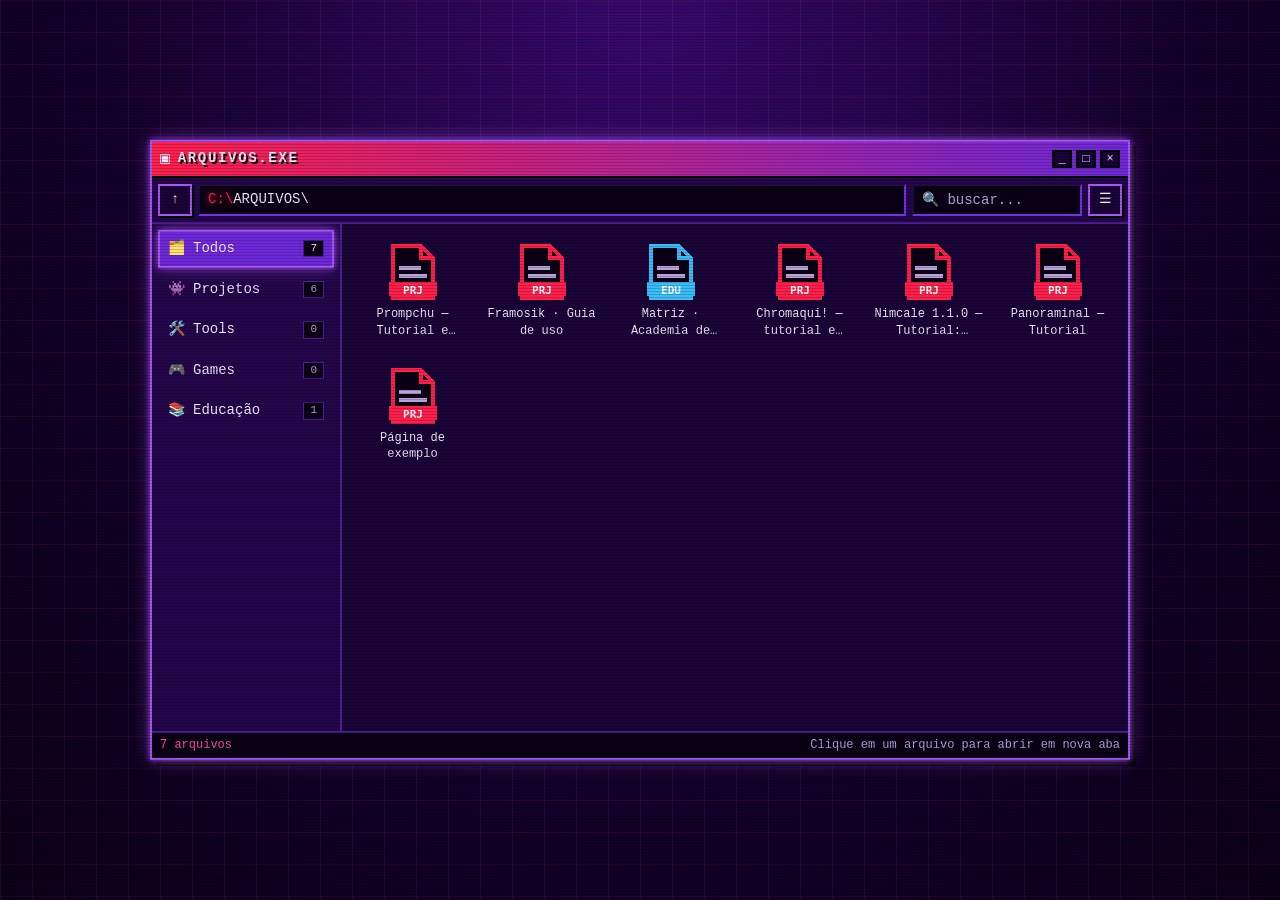
<file: index.html>
<!DOCTYPE html>
<html lang="pt-BR">
<head>
  <meta charset="UTF-8">
  <meta name="viewport" content="width=device-width, initial-scale=1, viewport-fit=cover">
  <title>Arquivos</title>
  <meta name="description" content="Explorador de páginas avulsas: projetos, tools, games e educação.">
  <meta name="theme-color" content="#14012b">
  <link rel="icon" href="data:image/svg+xml,%3Csvg xmlns='http://www.w3.org/2000/svg' viewBox='0 0 16 16'%3E%3Cpath fill='%23a855f7' d='M1 3h5l2 2h7v9H1z'/%3E%3Cpath fill='%23ff1f4b' d='M1 6h14v8H1z'/%3E%3C/svg%3E">
  <link rel="stylesheet" href="assets/style.css">
</head>
<body>
  <a class="skip" href="#arquivos">Pular para os arquivos</a>
  <main class="janela" aria-label="Explorador de arquivos">
    <header class="titulo">
      <span class="titulo-icone" aria-hidden="true">▣</span>
      <h1>ARQUIVOS.EXE</h1>
      <span class="titulo-botoes" aria-hidden="true"><i>_</i><i>□</i><i>×</i></span>
    </header>

    <div class="barra">
      <button type="button" id="subir" class="btn" title="Voltar para Todos" aria-label="Voltar para Todos">↑</button>
      <nav class="endereco" aria-label="Local atual"><span class="drive">C:\</span><span id="caminho">ARQUIVOS\</span></nav>
      <label class="busca">
        <span class="sr-only">Buscar arquivo</span>
        <input id="busca" type="search" placeholder="🔍 buscar..." autocomplete="off">
      </label>
      <button type="button" id="modo" class="btn" aria-pressed="false" title="Alternar grade/lista" aria-label="Alternar visualização em lista">☰</button>
    </div>

    <div class="corpo">
      <nav class="pastas" aria-label="Pastas">
        <ul id="lista-pastas"></ul>
      </nav>
      <section class="area" aria-labelledby="caminho">
        <ul id="arquivos" class="arquivos" tabindex="-1" aria-live="polite"></ul>
        <p id="vazio" class="vazio" hidden></p>
      </section>
    </div>

    <footer class="status">
      <span id="contagem">carregando...</span>
      <span id="detalhe" class="detalhe" aria-live="polite"></span>
    </footer>
  </main>
  <script src="assets/app.js" defer></script>
</body>
</html>
</file>
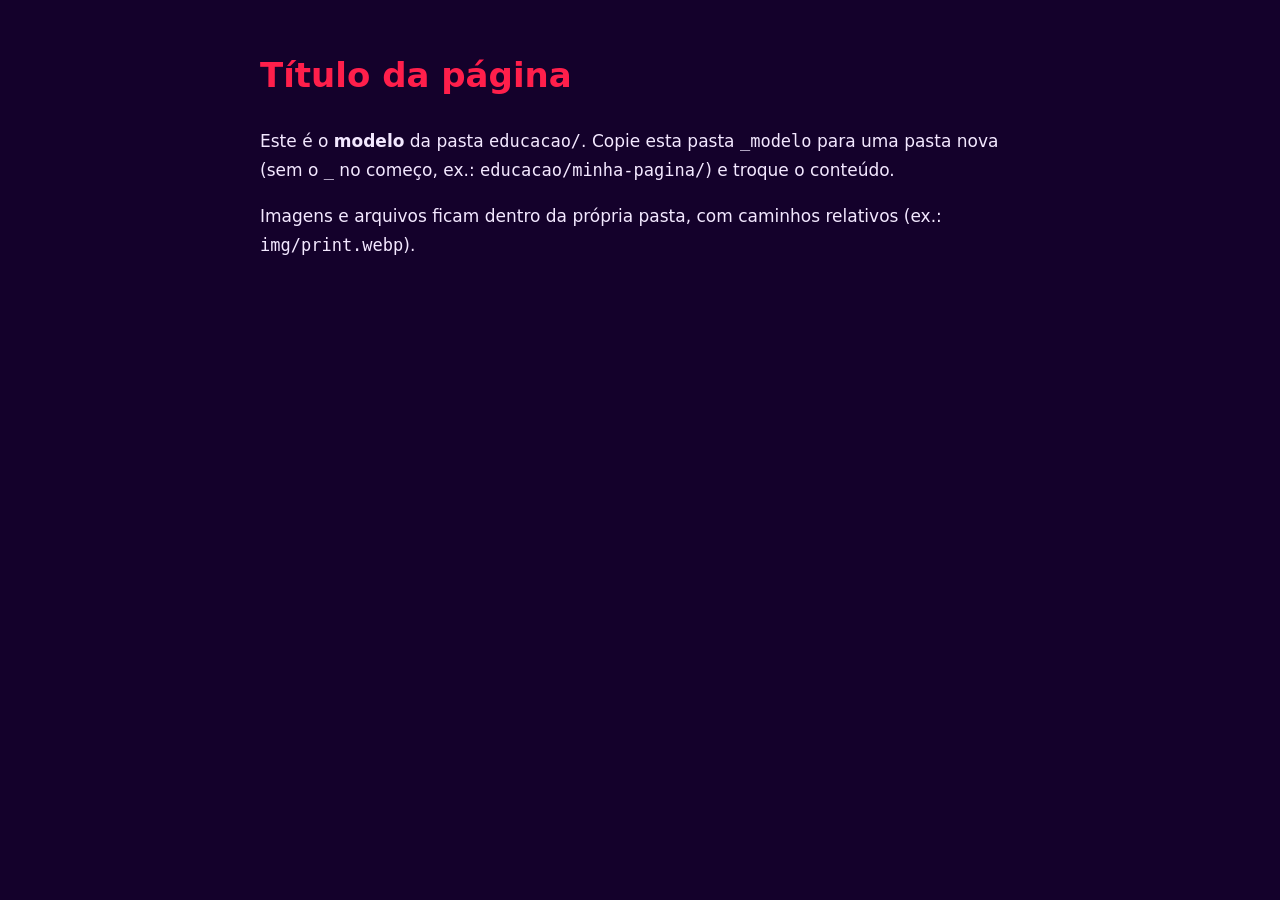
<file: educacao/_modelo/index.html>
<!DOCTYPE html>
<html lang="pt-BR">
<head>
  <meta charset="UTF-8">
  <meta name="viewport" content="width=device-width, initial-scale=1">
  <!-- Sem project.json, o explorador usa este <title> e a meta description -->
  <title>Título da página</title>
  <meta name="description" content="Uma frase curta explicando a página.">
  <style>
    /* Estilo só desta página. Cada página pode ter o visual que quiser. */
    body { margin: 0; font: 17px/1.7 system-ui, sans-serif; color: #f3e8ff; background: #14012b; }
    main { max-width: 760px; margin: 0 auto; padding: 24px 20px; }
    a { color: #ff4fa3; }
    h1 { color: #ff1f4b; }
  </style>
</head>
<body>
  <main>
    <h1>Título da página</h1>
    <p>Este é o <strong>modelo</strong> da pasta <code>educacao/</code>. Copie esta pasta <code>_modelo</code> para uma pasta nova
       (sem o <code>_</code> no começo, ex.: <code>educacao/minha-pagina/</code>) e troque o conteúdo.</p>
    <p>Imagens e arquivos ficam dentro da própria pasta, com caminhos relativos (ex.: <code>img/print.webp</code>).</p>
  </main>
</body>
</html>
</file>
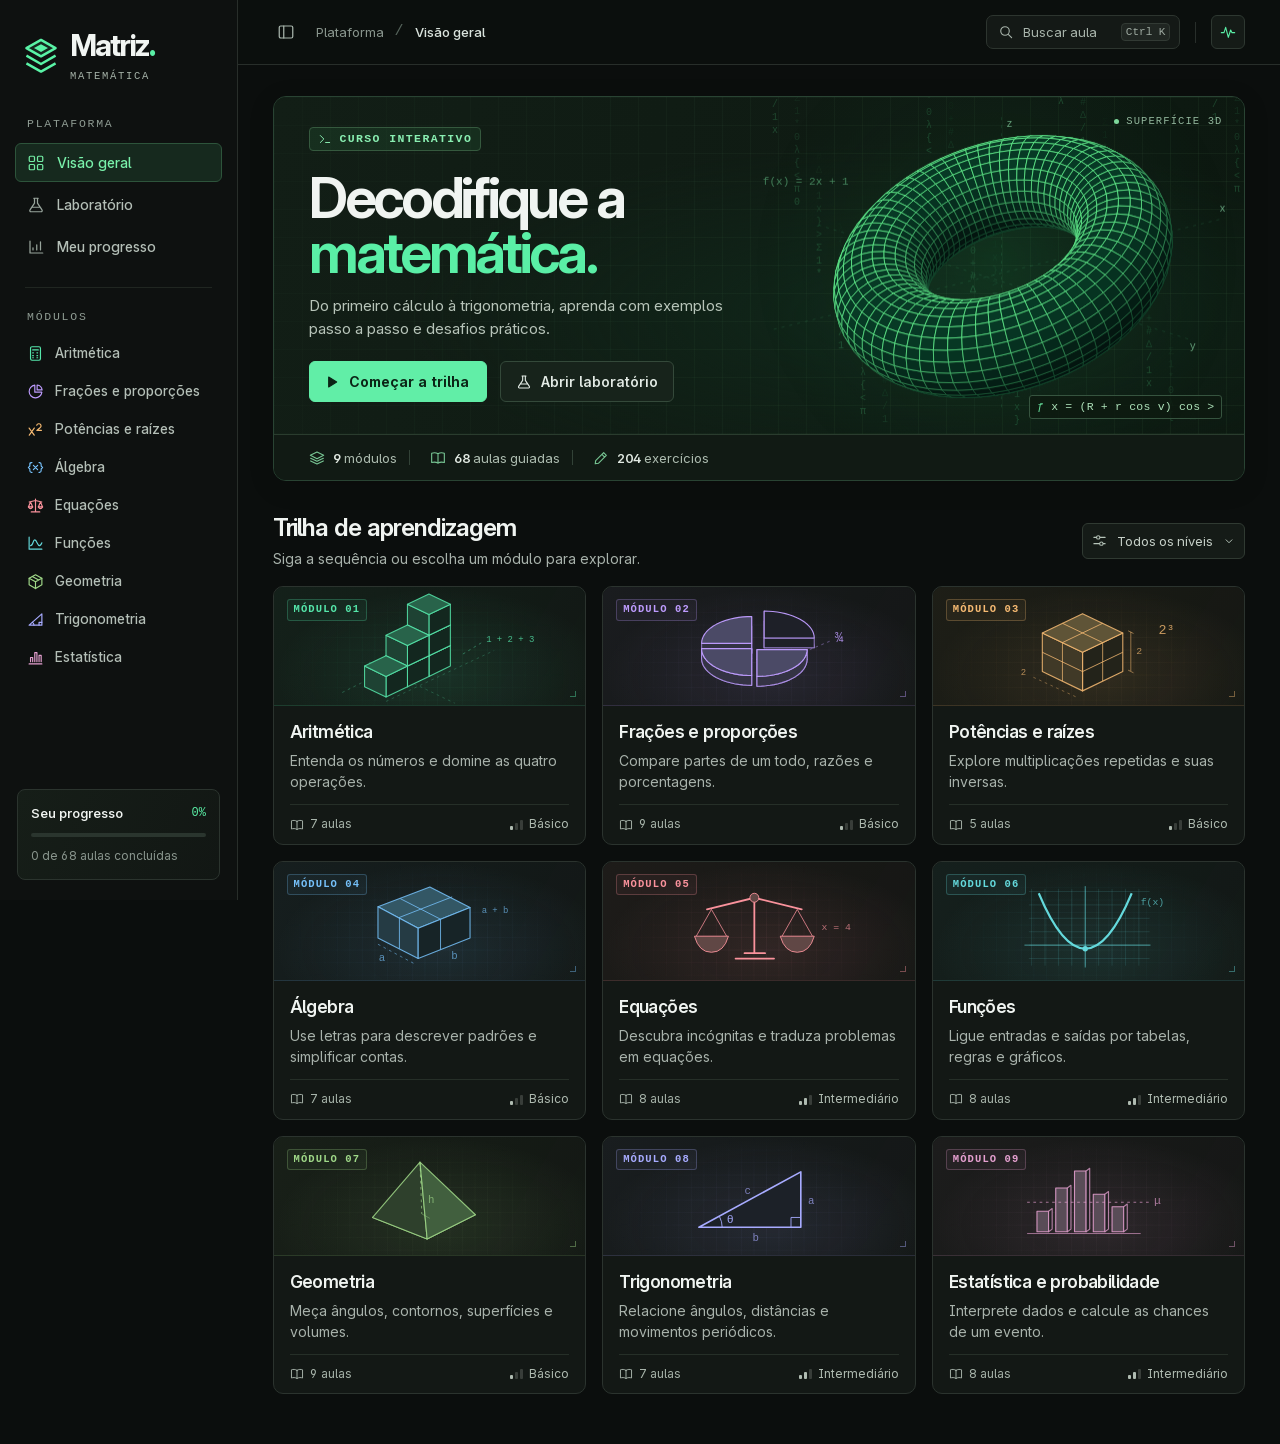
<file: educacao/matriz/index.html>
<!doctype html>
<html lang="pt-BR">
<head>
  <meta charset="utf-8">
  <meta name="viewport" content="width=device-width, initial-scale=1, viewport-fit=cover">
  <meta name="color-scheme" content="dark">
  <meta name="theme-color" content="#0b0f0e">
  <meta name="description" content="Estude matemática do básico ao intermediário. Exemplos passo a passo, exercícios comentados e um laboratório de gráficos em português.">
  <title>Matriz · Academia de Matemática</title>
  <link rel="icon" type="image/svg+xml" href="./assets/matriz.svg">
  <link rel="preload" href="./assets/inter.woff2" as="font" type="font/woff2" crossorigin>
  <link rel="stylesheet" href="./estilo.css">
  <script defer src="./meta.js"></script>
  <script defer src="./conteudo/fundamentos.js"></script>
  <script defer src="./conteudo/algebra.js"></script>
  <script defer src="./conteudo/geometria.js"></script>
  <script defer src="./graficos.js"></script>
  <script defer src="./contas.js"></script>
  <script defer src="./laboratorio.js"></script>
  <script defer src="./app.js"></script>
</head>
<body>
<a class="skip-link" href="#main">Ir ao conteúdo</a>
<div id="shell">
  <aside id="sidebar" class="sidebar" aria-label="Navegação de estudo"></aside>
  <div id="shade" class="shade" hidden></div>
  <div class="workspace">
    <header class="topbar">
      <div class="top-left"><button id="menu-toggle" class="icon-button menu-toggle" aria-label="Alternar menu de navegação" aria-controls="sidebar" aria-expanded="false"></button><nav id="breadcrumbs" class="breadcrumbs" aria-label="Caminho de navegação"></nav></div>
      <div class="top-actions"><button id="search-toggle" class="search-toggle" aria-label="Buscar nas aulas"></button><span class="top-divider"></span><button id="motion-toggle" class="icon-button" type="button"></button></div>
    </header>
    <main id="main" tabindex="-1" class="page"></main>
  </div>
</div>
<dialog id="search-dialog" class="search-dialog" aria-labelledby="search-heading">
  <div class="search-head"><h2 id="search-heading">Buscar nas aulas</h2><button type="button" id="close-search" class="icon-button" aria-label="Fechar busca"></button></div>
  <label class="search-input-wrap"><span id="dialog-search-icon"></span><input id="search-input" type="search" placeholder="Ex.: divisão, porcentagem, seno…" autocomplete="off" aria-label="Termo da busca"></label>
  <div id="search-summary" aria-live="polite"></div><div id="search-results"></div>
</dialog>
<noscript><p>Ative o JavaScript no navegador para abrir as aulas e as simulações interativas da Matriz.</p></noscript>
</body>
</html>
</file>
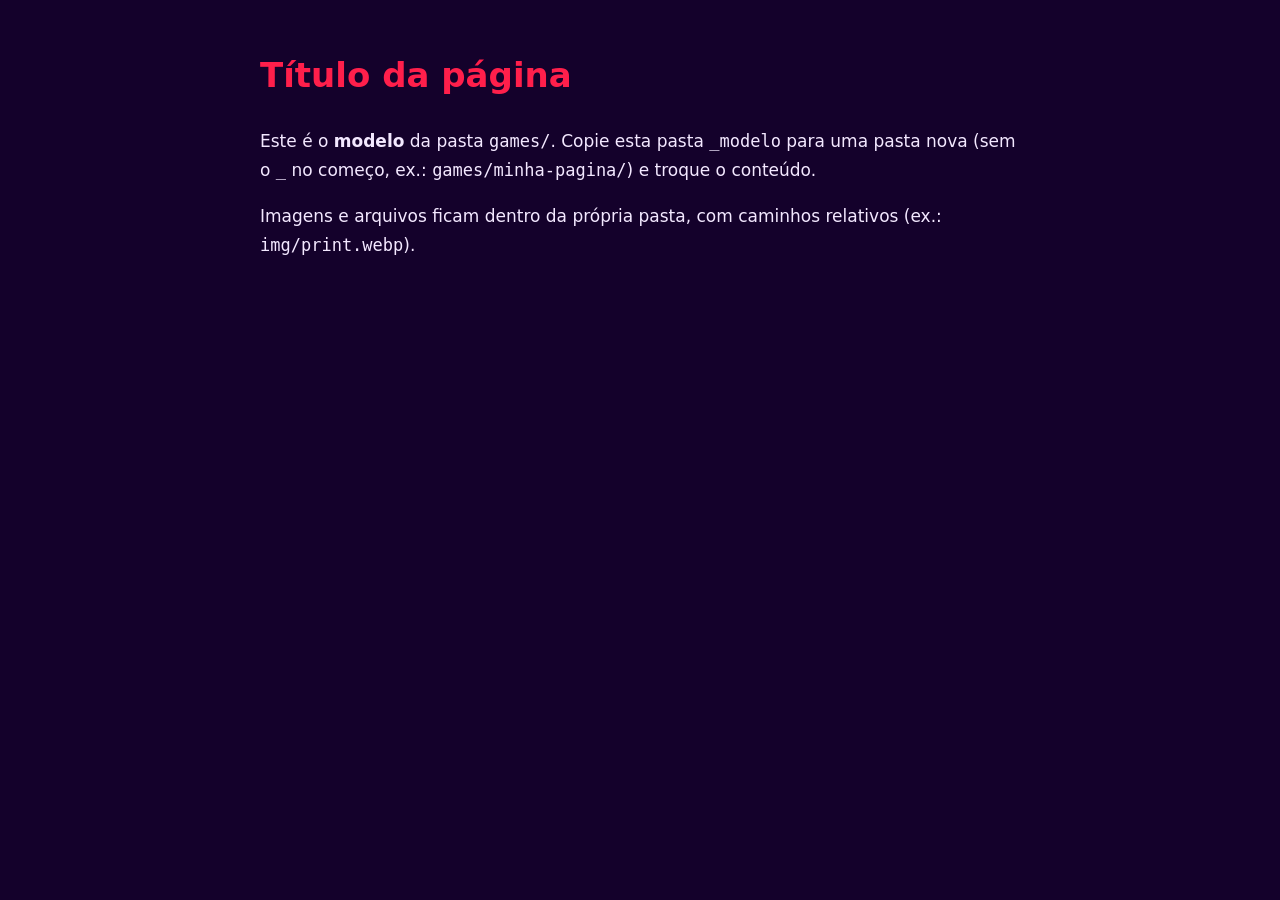
<file: games/_modelo/index.html>
<!DOCTYPE html>
<html lang="pt-BR">
<head>
  <meta charset="UTF-8">
  <meta name="viewport" content="width=device-width, initial-scale=1">
  <!-- Sem project.json, o explorador usa este <title> e a meta description -->
  <title>Título da página</title>
  <meta name="description" content="Uma frase curta explicando a página.">
  <style>
    /* Estilo só desta página. Cada página pode ter o visual que quiser. */
    body { margin: 0; font: 17px/1.7 system-ui, sans-serif; color: #f3e8ff; background: #14012b; }
    main { max-width: 760px; margin: 0 auto; padding: 24px 20px; }
    a { color: #ff4fa3; }
    h1 { color: #ff1f4b; }
  </style>
</head>
<body>
  <main>
    <h1>Título da página</h1>
    <p>Este é o <strong>modelo</strong> da pasta <code>games/</code>. Copie esta pasta <code>_modelo</code> para uma pasta nova
       (sem o <code>_</code> no começo, ex.: <code>games/minha-pagina/</code>) e troque o conteúdo.</p>
    <p>Imagens e arquivos ficam dentro da própria pasta, com caminhos relativos (ex.: <code>img/print.webp</code>).</p>
  </main>
</body>
</html>
</file>
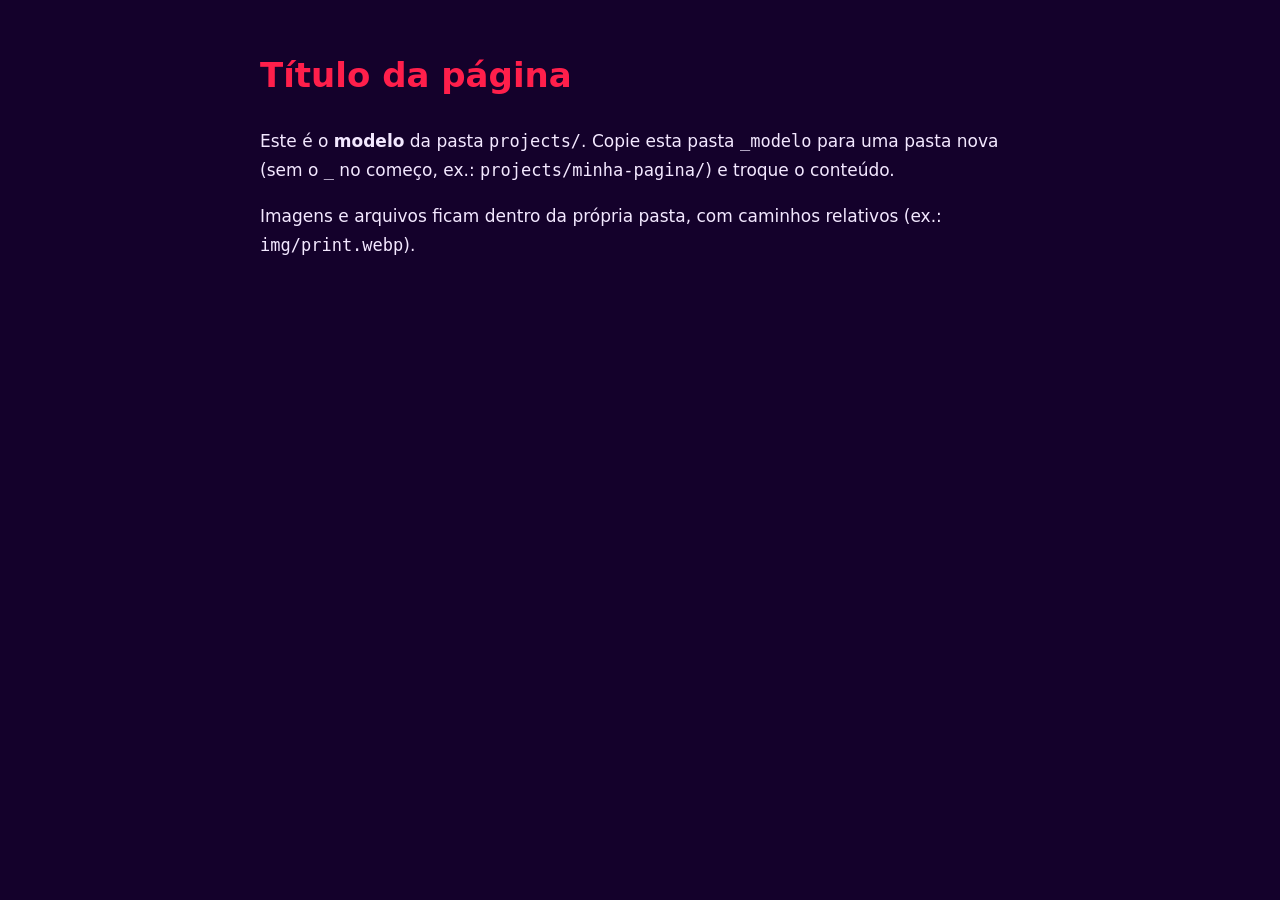
<file: projects/_modelo/index.html>
<!DOCTYPE html>
<html lang="pt-BR">
<head>
  <meta charset="UTF-8">
  <meta name="viewport" content="width=device-width, initial-scale=1">
  <!-- Sem project.json, o explorador usa este <title> e a meta description -->
  <title>Título da página</title>
  <meta name="description" content="Uma frase curta explicando a página.">
  <style>
    /* Estilo só desta página. Cada página pode ter o visual que quiser. */
    body { margin: 0; font: 17px/1.7 system-ui, sans-serif; color: #f3e8ff; background: #14012b; }
    main { max-width: 760px; margin: 0 auto; padding: 24px 20px; }
    a { color: #ff4fa3; }
    h1 { color: #ff1f4b; }
  </style>
</head>
<body>
  <main>
    <h1>Título da página</h1>
    <p>Este é o <strong>modelo</strong> da pasta <code>projects/</code>. Copie esta pasta <code>_modelo</code> para uma pasta nova
       (sem o <code>_</code> no começo, ex.: <code>projects/minha-pagina/</code>) e troque o conteúdo.</p>
    <p>Imagens e arquivos ficam dentro da própria pasta, com caminhos relativos (ex.: <code>img/print.webp</code>).</p>
  </main>
</body>
</html>
</file>
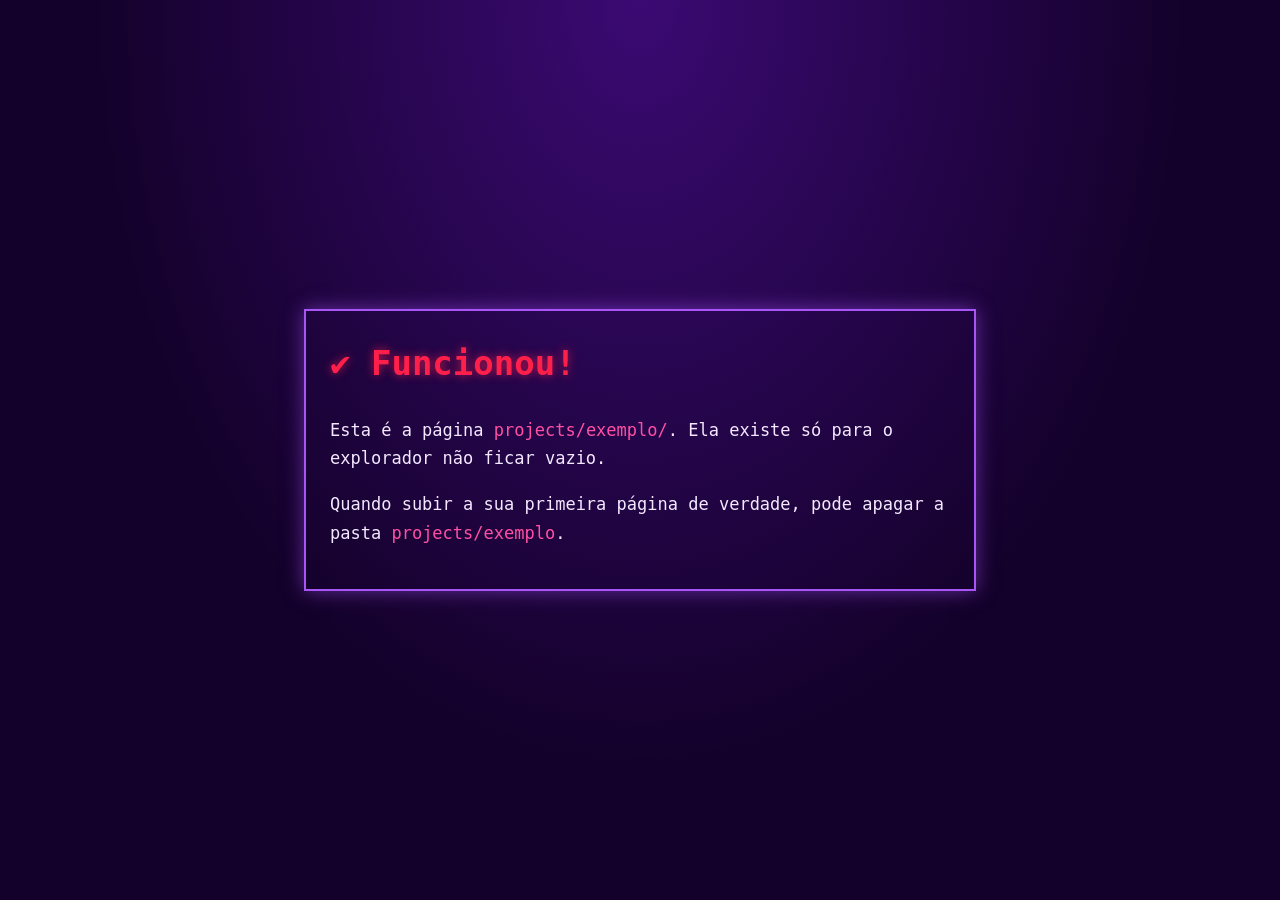
<file: projects/exemplo/index.html>
<!DOCTYPE html>
<html lang="pt-BR">
<head>
  <meta charset="UTF-8">
  <meta name="viewport" content="width=device-width, initial-scale=1">
  <title>Página de exemplo</title>
  <meta name="description" content="Exemplo para ver o explorador funcionando. Pode apagar esta pasta.">
  <style>
    body { margin: 0; min-height: 100vh; display: grid; place-items: center; font: 17px/1.7 ui-monospace, monospace;
           color: #f3e8ff; background: radial-gradient(ellipse at top, #3b0a73, #14012b 60%); }
    main { max-width: 620px; padding: 24px; border: 2px solid #a855f7; box-shadow: 0 0 18px rgba(168,85,247,.5); margin: 16px; }
    h1 { color: #ff1f4b; text-shadow: 0 0 10px rgba(255,31,75,.7); margin-top: 0; }
    code { color: #ff4fa3; }
  </style>
</head>
<body>
  <main>
    <h1>✔ Funcionou!</h1>
    <p>Esta é a página <code>projects/exemplo/</code>. Ela existe só para o explorador não ficar vazio.</p>
    <p>Quando subir a sua primeira página de verdade, pode apagar a pasta <code>projects/exemplo</code>.</p>
  </main>
</body>
</html>
</file>
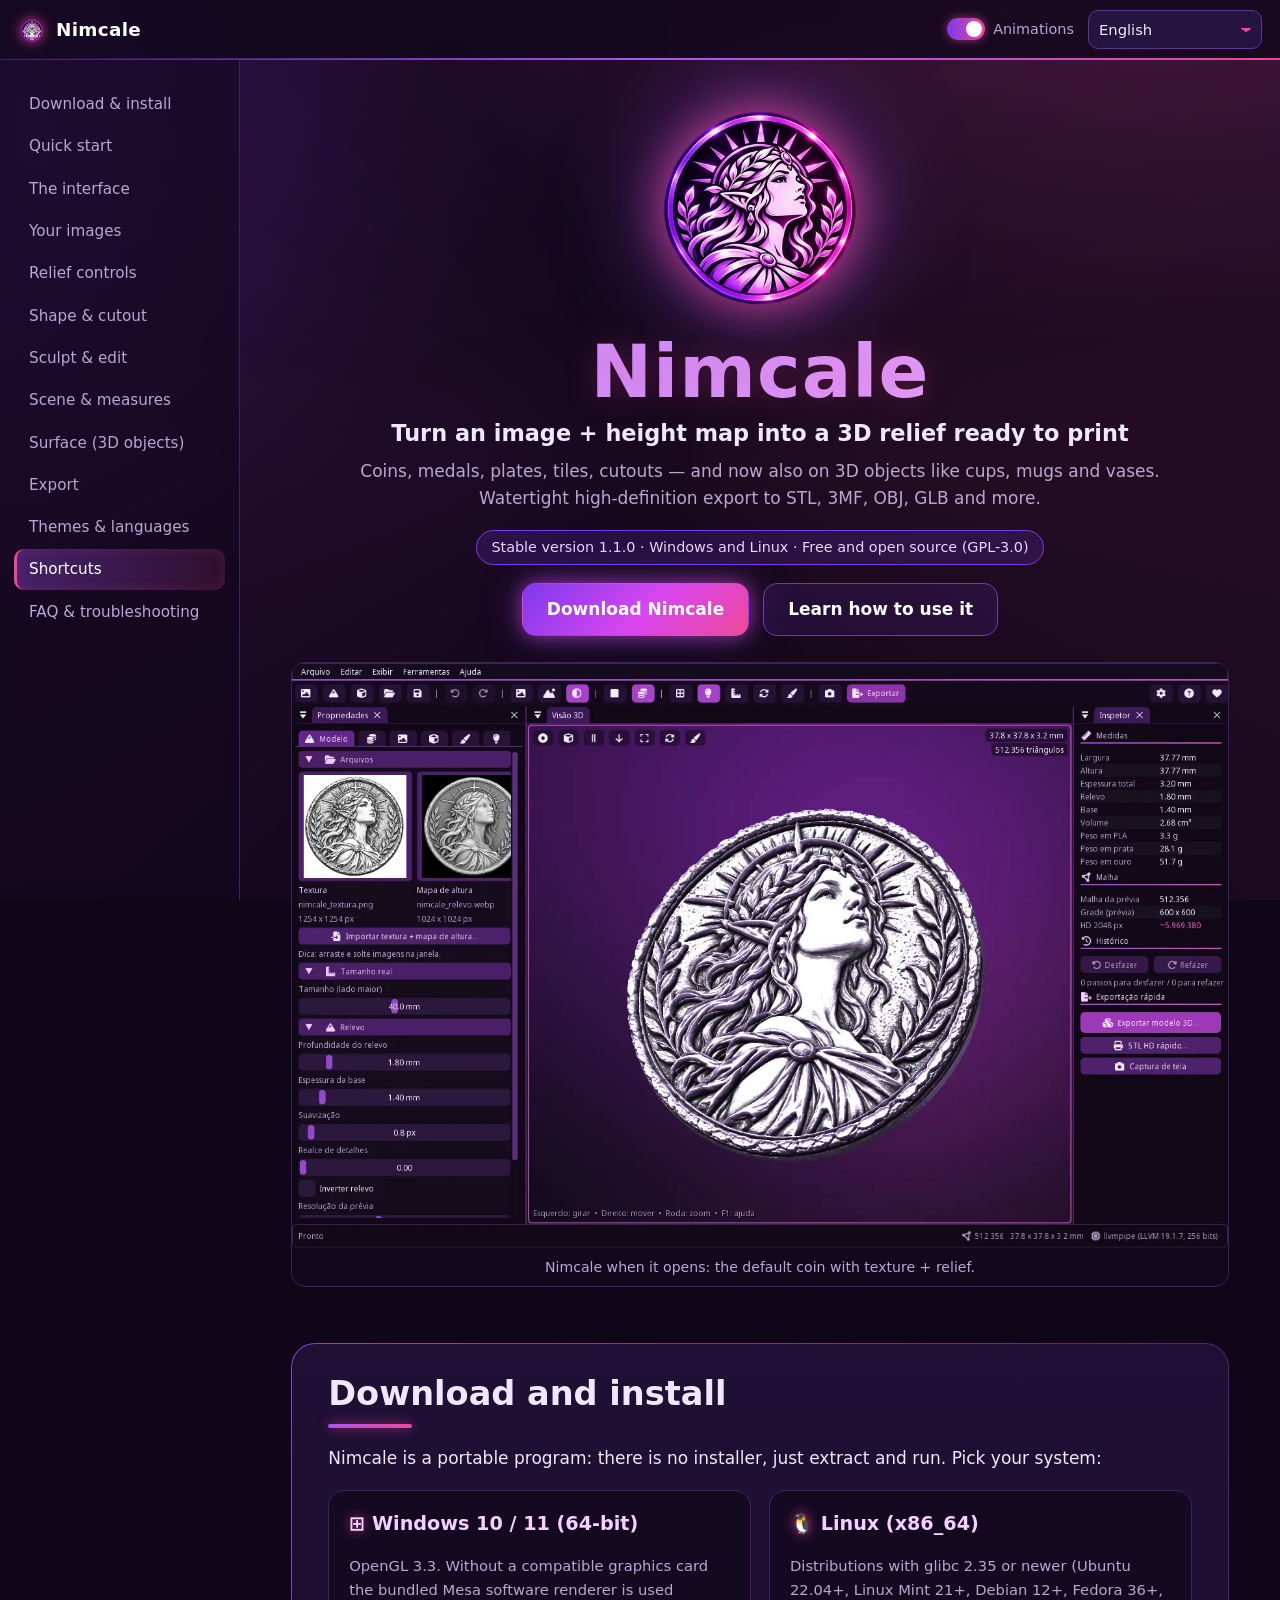
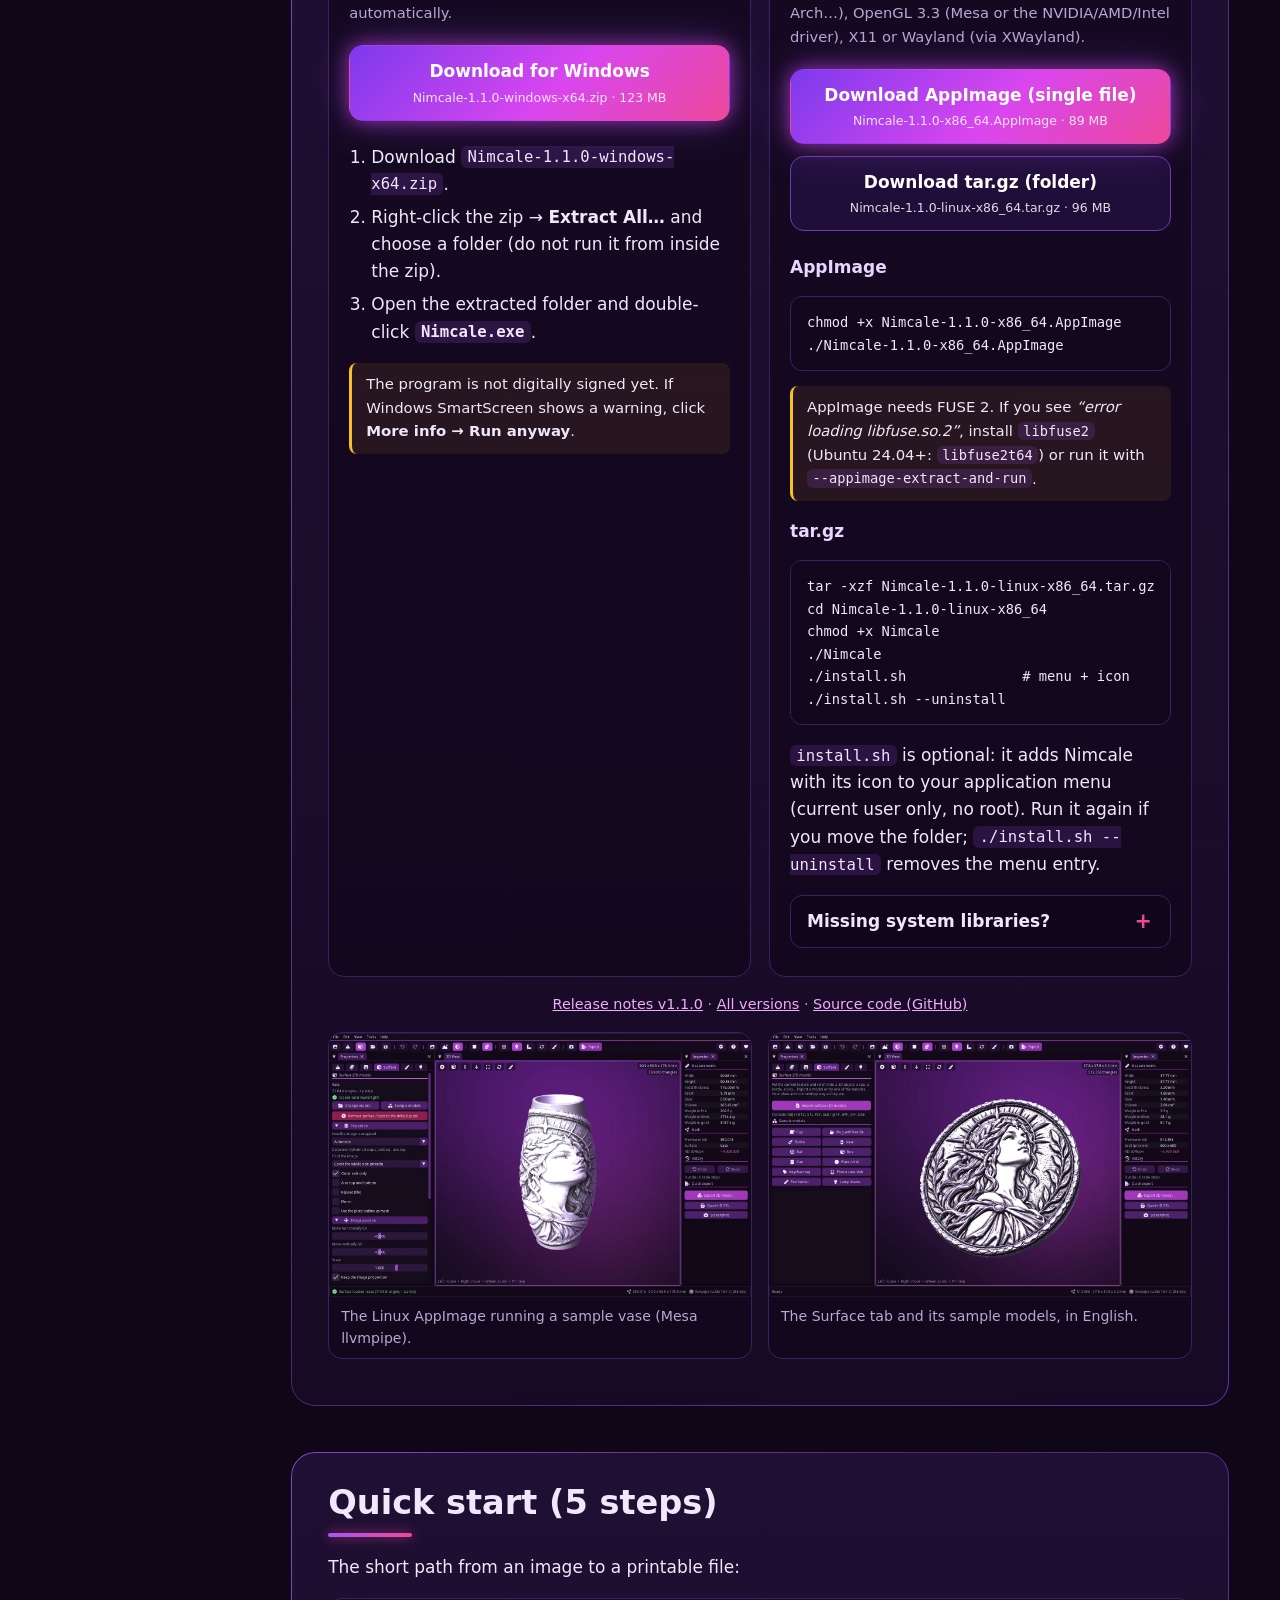
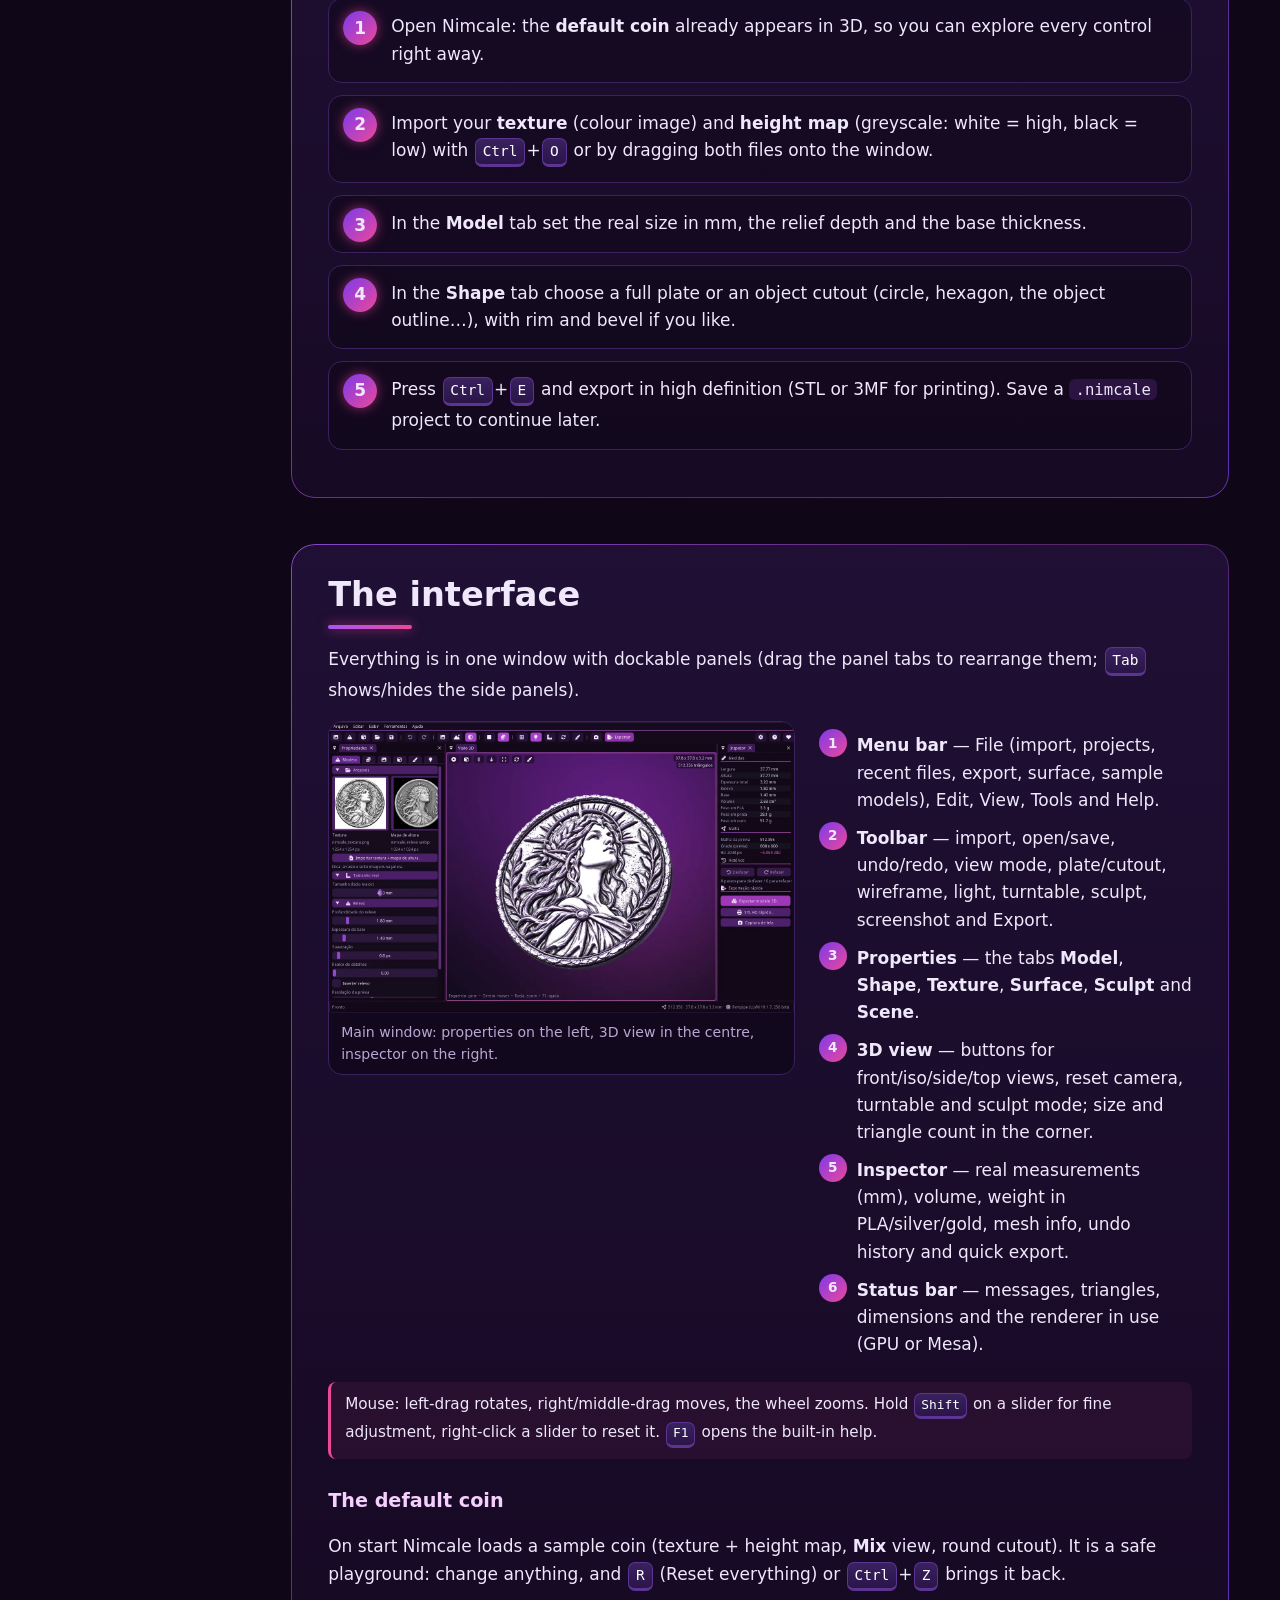
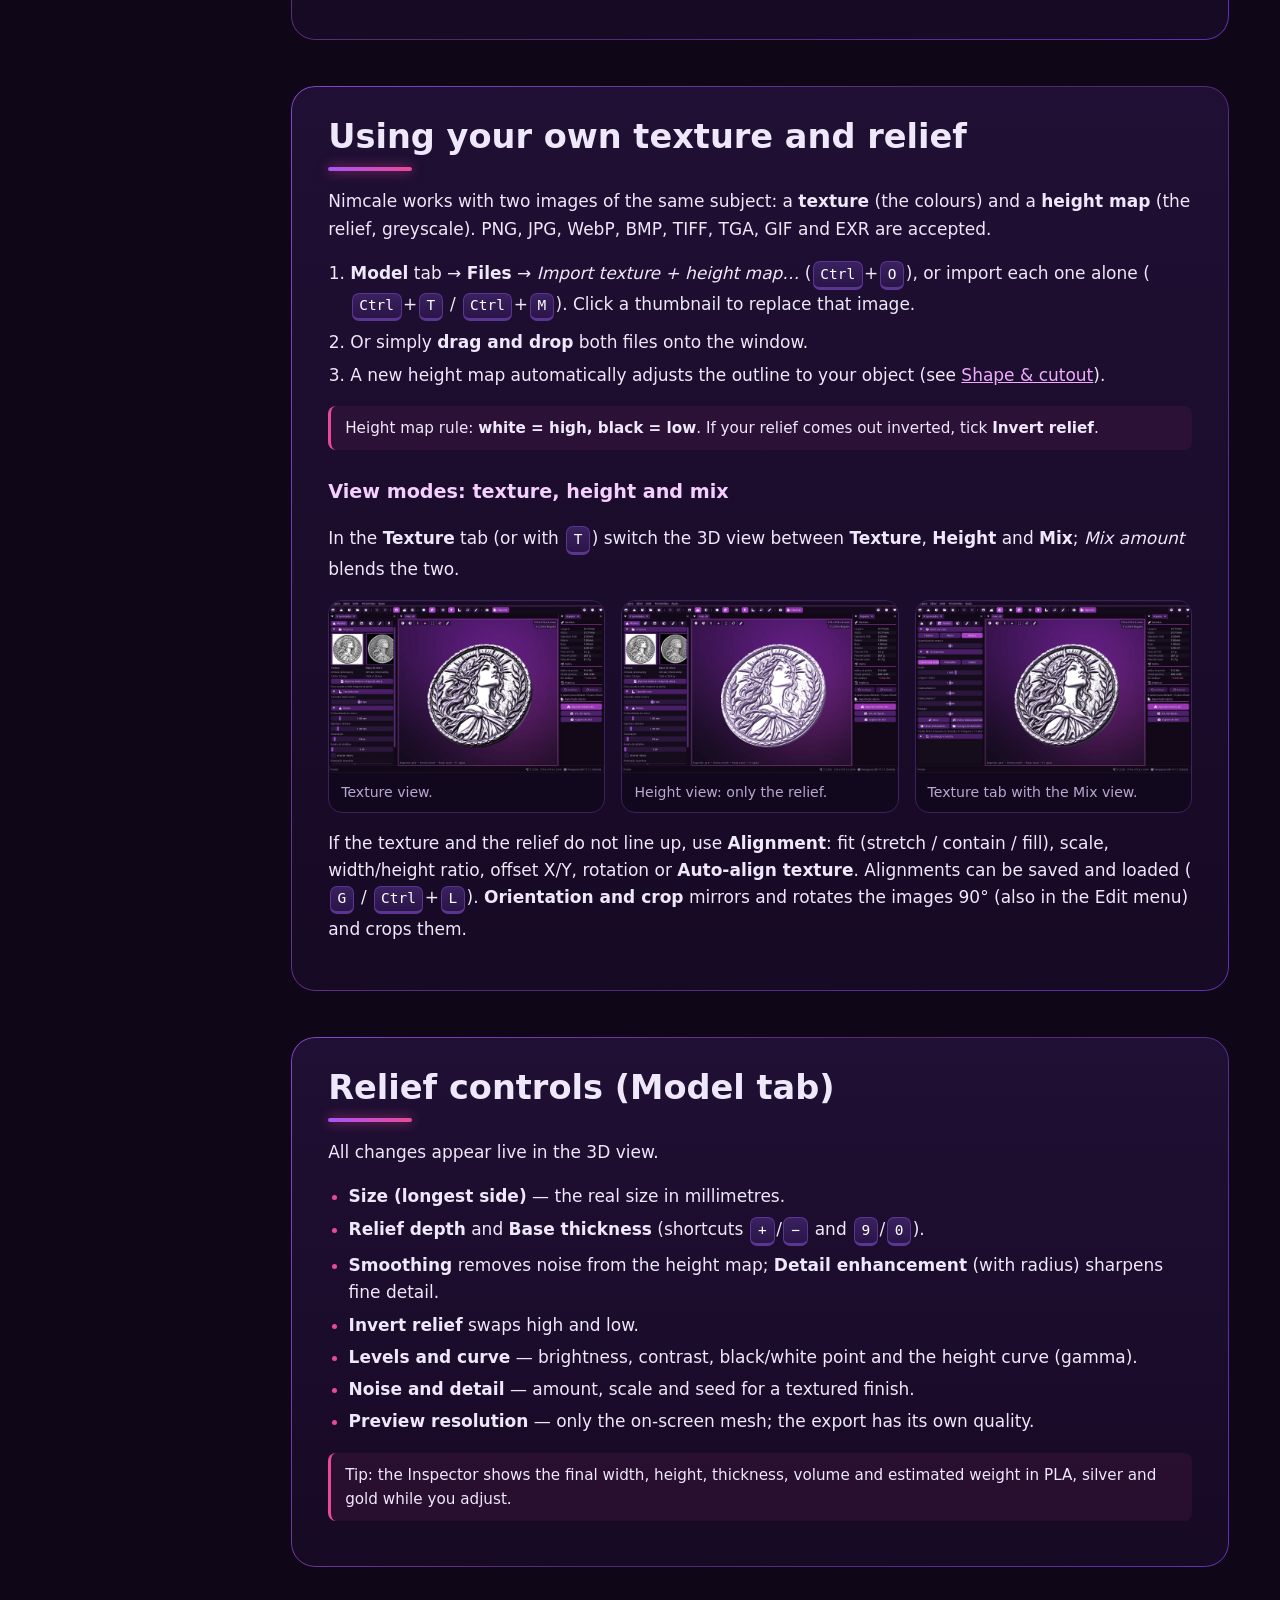
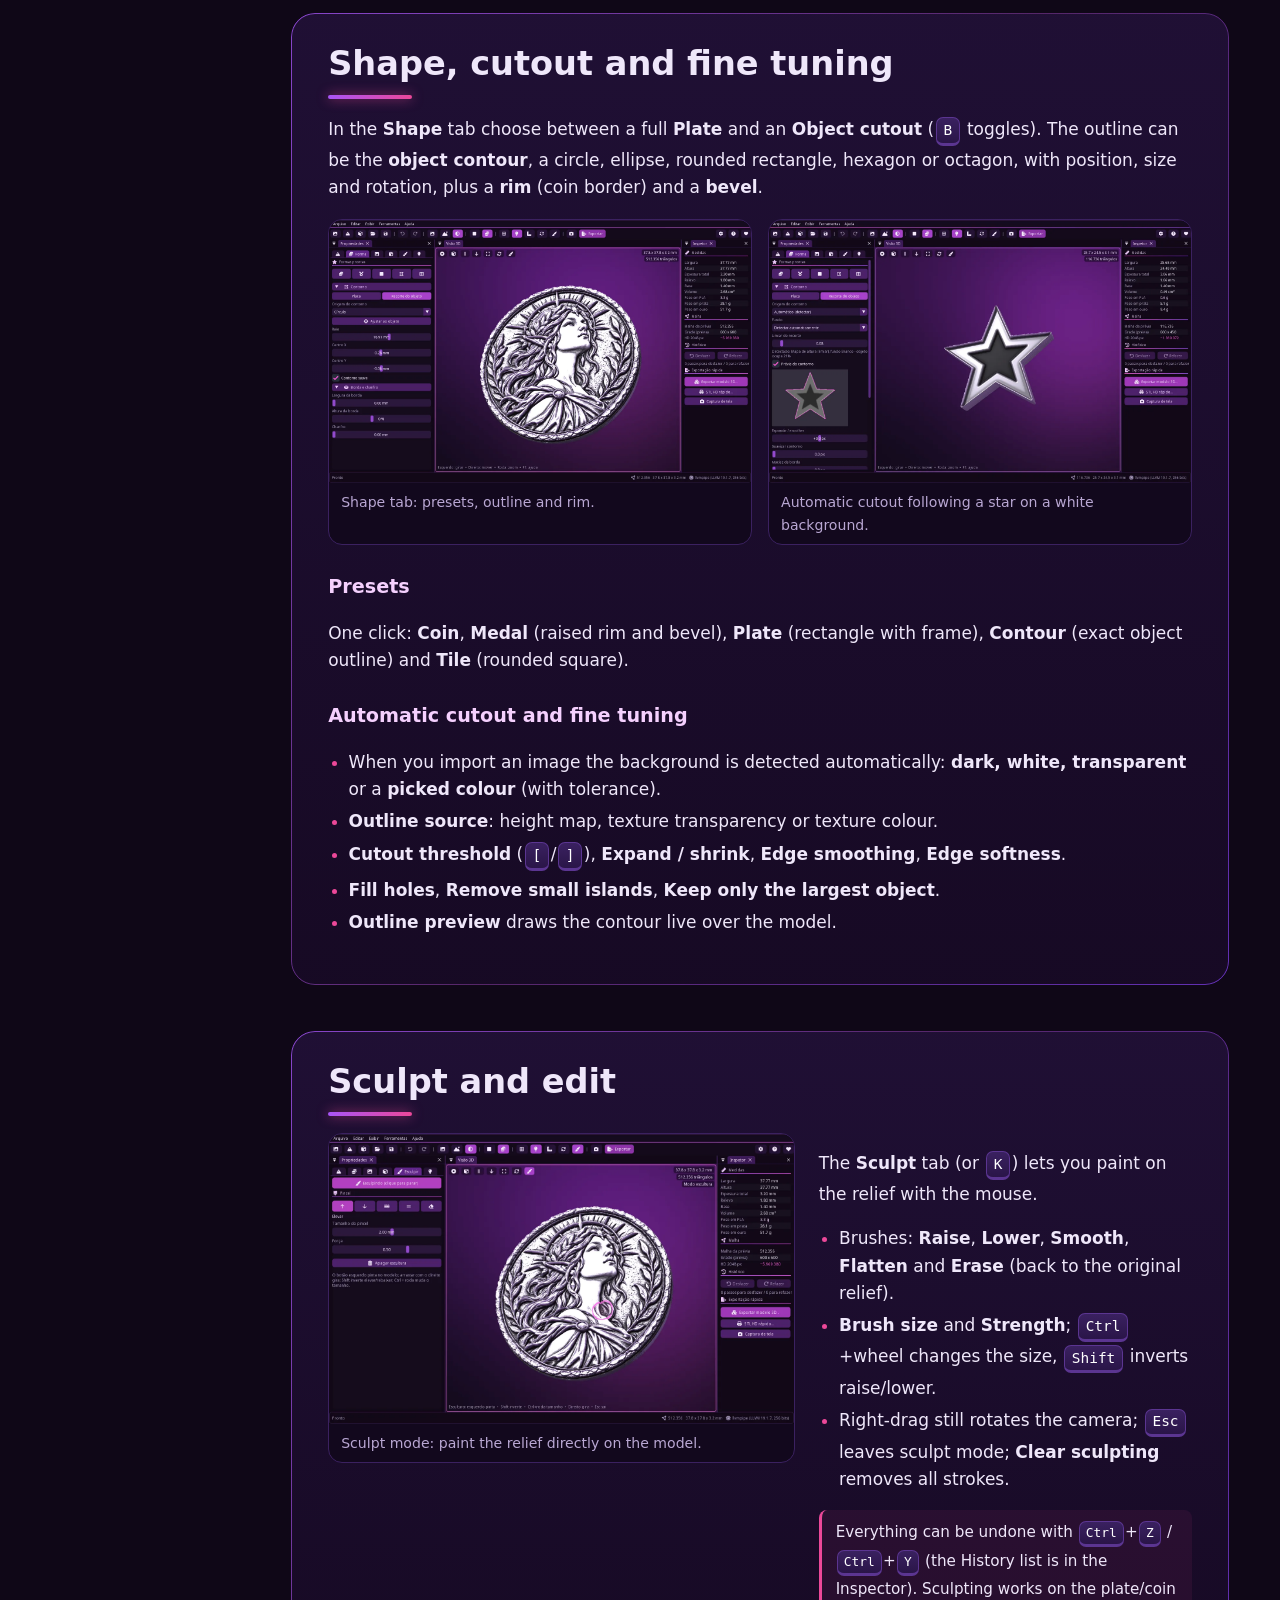
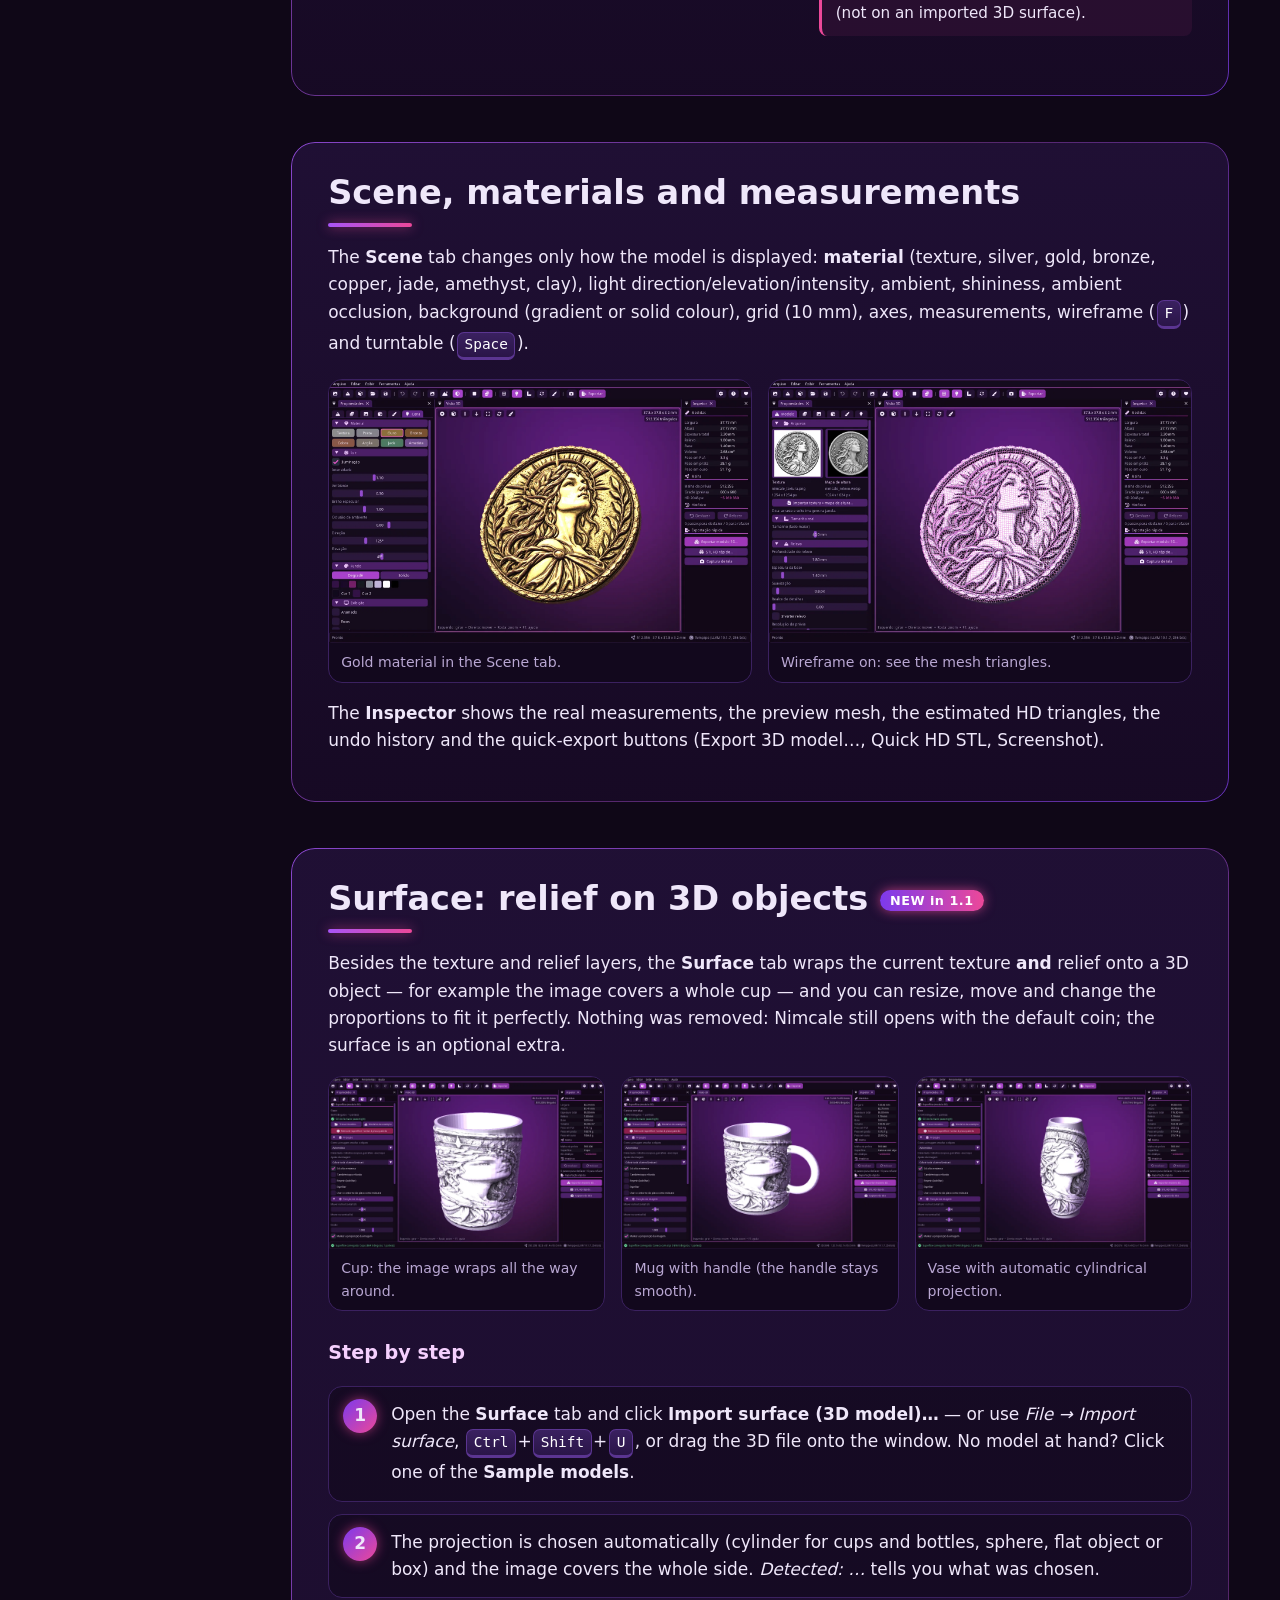
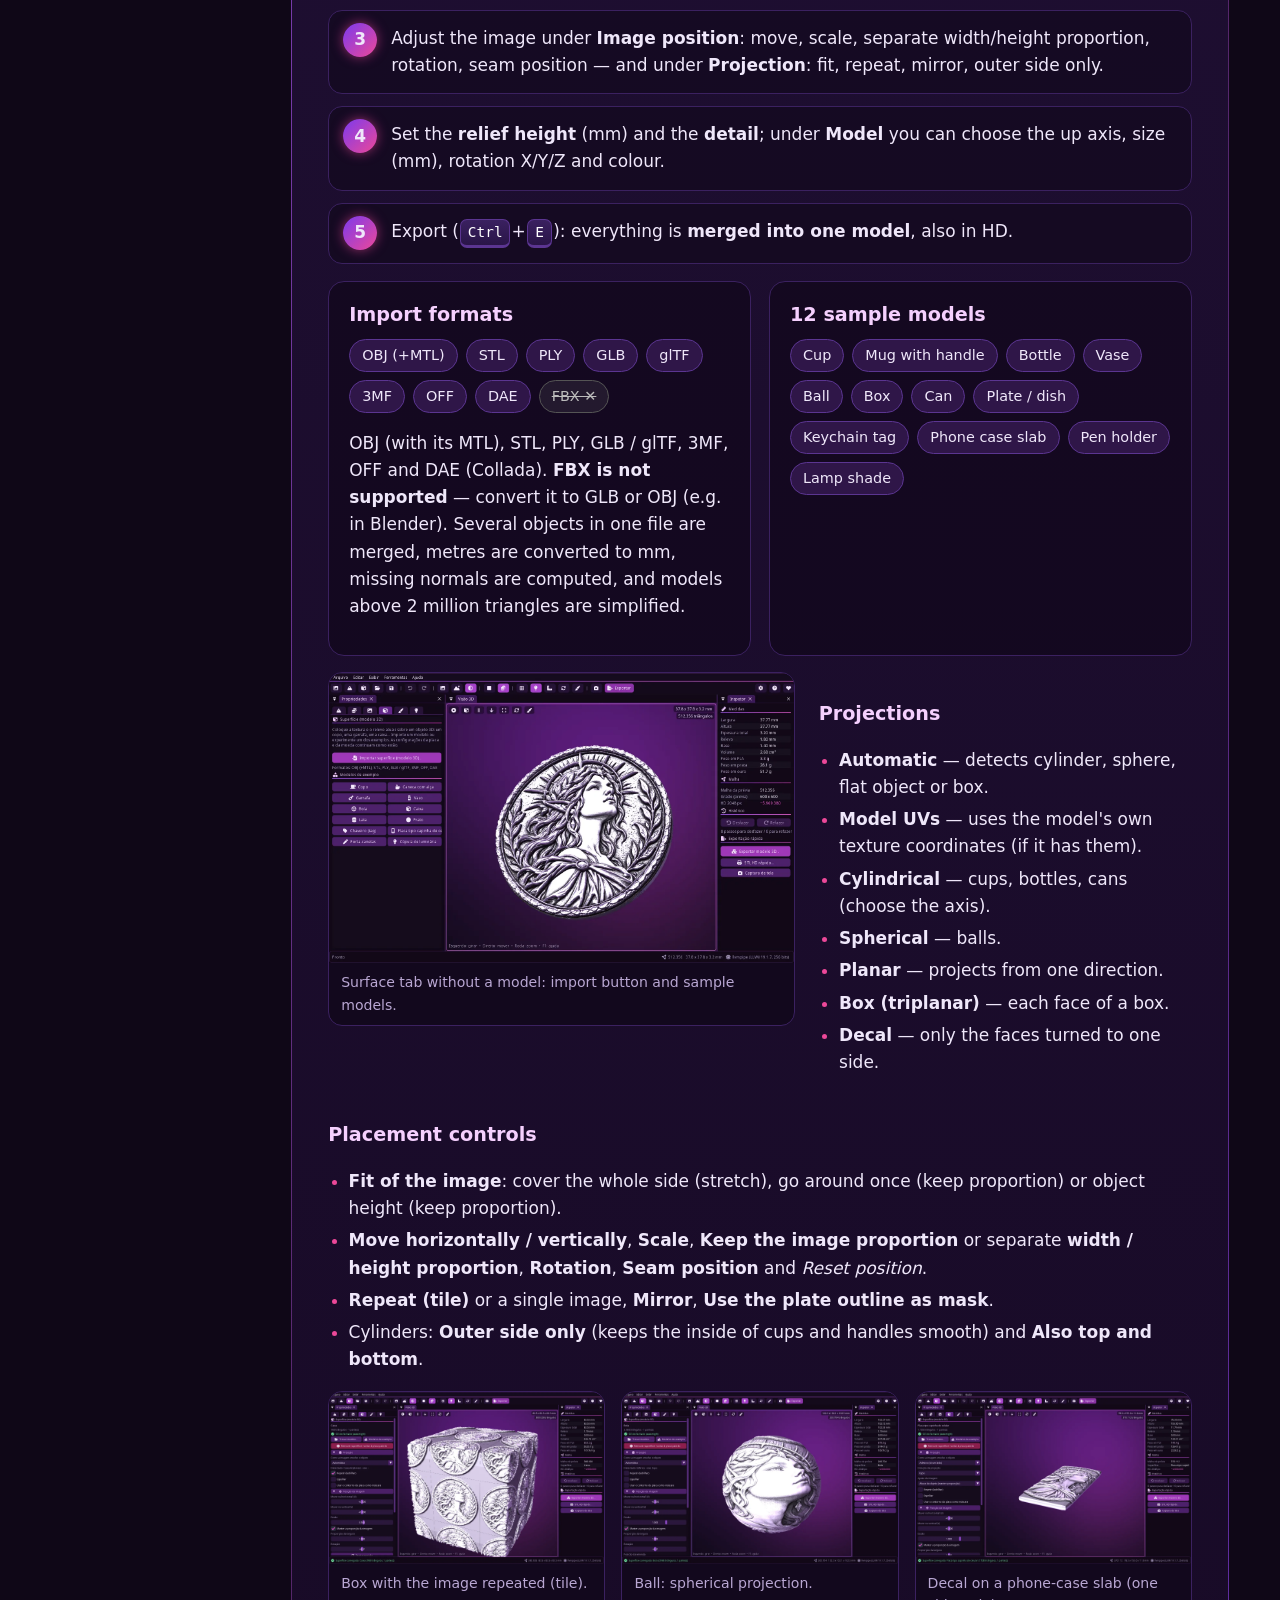
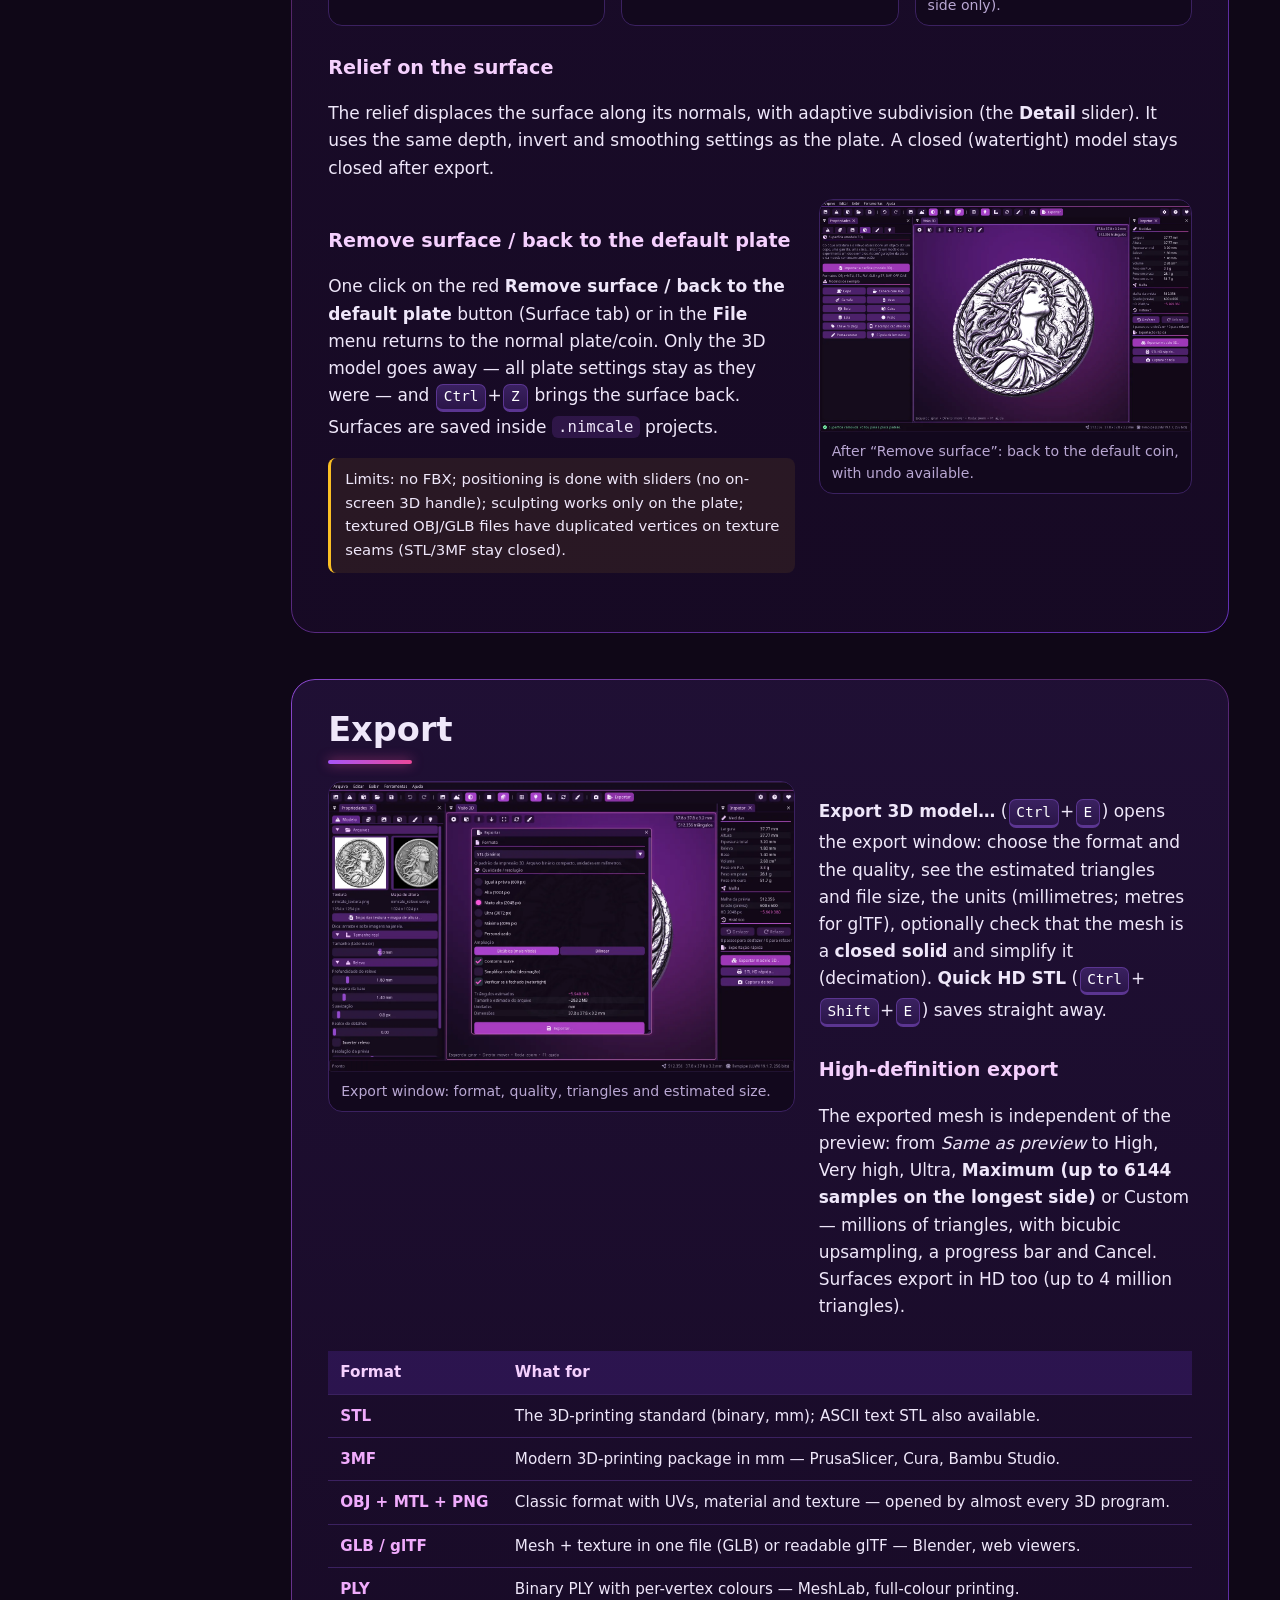
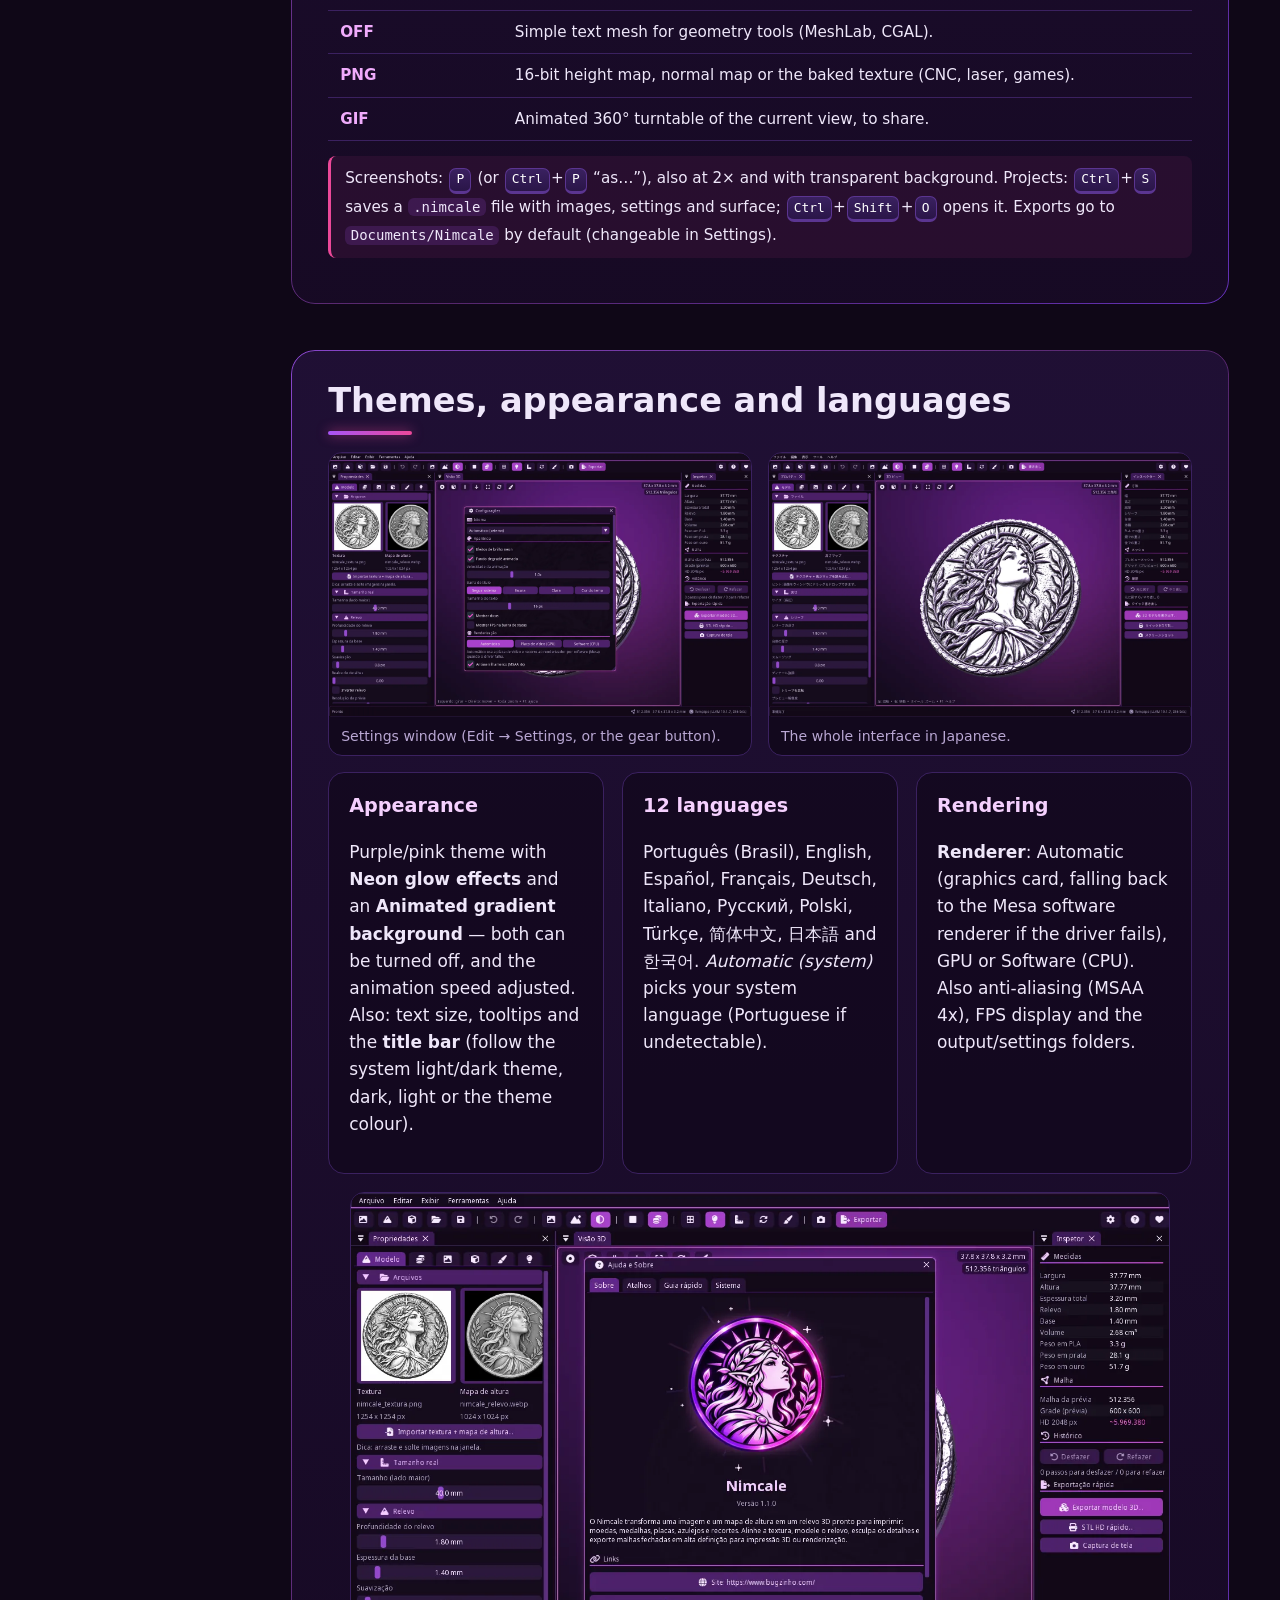
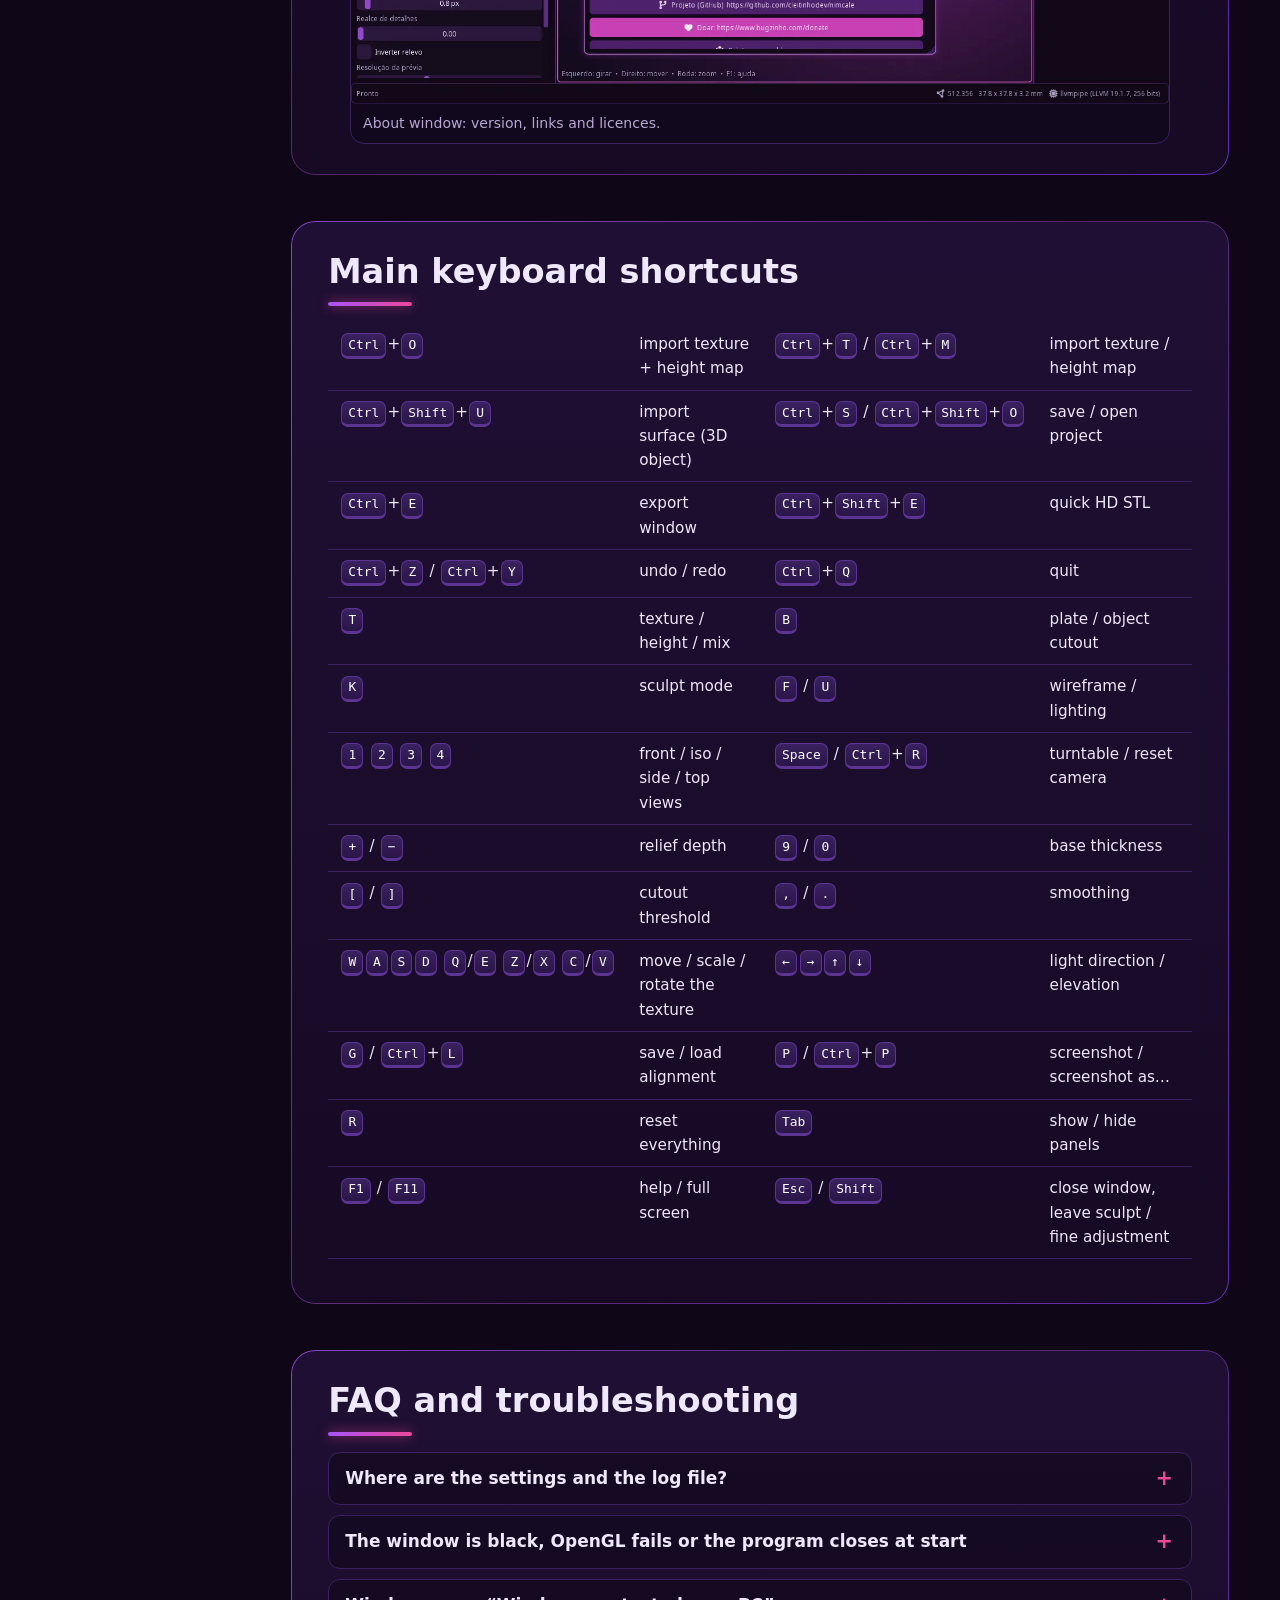
<file: projects/nimcale_tutorial/index.html>
<!DOCTYPE html>
<html lang="pt-BR">
<head>
<meta charset="utf-8">
<script>
/* =====================================================================
   CONFIGURAÇÃO DA PÁGINA — edite só aqui para uma nova versão do Nimcale
   ---------------------------------------------------------------------
   Para um novo release: troque VERSION (ex.: "1.2.0") e os tamanhos
   (*_SIZE). Todos os links de download, nomes de arquivo, comandos,
   título e textos em todos os 12 idiomas são atualizados sozinhos.
   - {VERSION}, {RELEASE_TAG} e {GITHUB_REPO} dentro dos valores são
     trocados automaticamente; você pode usá-los ou pôr um link fixo.
   - Se um arquivo do release tiver outro nome, cole o link completo
     no lugar do modelo (o nome mostrado na página vem do link).
   - SCREENSHOTS_VERSION: só mude se refizer as capturas de tela.
   ===================================================================== */
window.NIMCALE_CONFIG = {
  VERSION:            "1.1.0",
  RELEASE_TAG:        "v{VERSION}",
  GITHUB_REPO:        "https://github.com/cleitinhodev/nimcale",
  RELEASE_URL:        "{GITHUB_REPO}/releases/tag/{RELEASE_TAG}",
  RELEASES_URL:       "{GITHUB_REPO}/releases",
  WINDOWS_ZIP_URL:    "{GITHUB_REPO}/releases/download/{RELEASE_TAG}/Nimcale-{VERSION}-windows-x64.zip",
  LINUX_APPIMAGE_URL: "{GITHUB_REPO}/releases/download/{RELEASE_TAG}/Nimcale-{VERSION}-x86_64.AppImage",
  LINUX_TARGZ_URL:    "{GITHUB_REPO}/releases/download/{RELEASE_TAG}/Nimcale-{VERSION}-linux-x86_64.tar.gz",
  WINDOWS_SIZE:       "123 MB",
  APPIMAGE_SIZE:      "89 MB",
  TARGZ_SIZE:         "96 MB",
  SCREENSHOTS_VERSION: "1.1.0",
  SITE_URL:           "https://www.bugzinho.com/",
  DONATE_URL:         "https://www.bugzinho.com/donate"
};
</script>
<meta name="viewport" content="width=device-width, initial-scale=1">
<title data-i18n="page_title">Nimcale 1.1.0 — Tutorial: instalar e usar</title>
<meta name="description" content="Tutorial completo do Nimcale 1.1.0: instale no Windows e no Linux, transforme uma imagem + mapa de altura em um relevo 3D para imprimir, aplique sobre objetos 3D e exporte malhas HD fechadas." data-i18n-attr="content:meta_desc">
<meta name="theme-color" content="#1a0b26">
<link rel="icon" type="image/png" sizes="64x64" href="assets/favicon.png">
<link rel="icon" type="image/png" sizes="32x32" href="assets/favicon-32.png">
<link rel="apple-touch-icon" href="assets/apple-touch-icon.png">
<link rel="stylesheet" href="assets/css/style.css">
</head>
<body>
<a class="skip" href="#main" data-i18n="skip">Pular para o conteúdo</a>
<div class="bg-glow" aria-hidden="true"></div>

<header class="topbar">
  <a class="brand" href="#top"><img src="assets/favicon.png" alt="" width="28" height="28"><span>Nimcale</span></a>
  <button class="menu-btn" id="menuBtn" aria-controls="toc" aria-expanded="false" data-i18n-attr="aria-label:nav_menu"><span></span><span></span><span></span></button>
  <div class="tools">
    <label class="anim-toggle" title="Animações" data-i18n-attr="title:anim_toggle">
      <input type="checkbox" id="animToggle" checked>
      <span class="sw" aria-hidden="true"></span><span class="lbl" data-i18n="anim_toggle">Animações</span>
    </label>
    <label class="lang">
      <span class="sr" data-i18n="lang_label">Idioma</span>
      <select id="langSel" data-i18n-attr="aria-label:lang_label"></select>
    </label>
  </div>
</header>

<nav class="toc" id="toc" data-i18n-attr="aria-label:nav_menu">
  <ul>
    <li><a href="#download" data-i18n="nav_download">Baixar e instalar</a></li>
    <li><a href="#start" data-i18n="nav_start">Início rápido</a></li>
    <li><a href="#interface" data-i18n="nav_ui">A interface</a></li>
    <li><a href="#images" data-i18n="nav_images">Suas imagens</a></li>
    <li><a href="#relief" data-i18n="nav_relief">Controles do relevo</a></li>
    <li><a href="#cutout" data-i18n="nav_cutout">Forma e recorte</a></li>
    <li><a href="#sculpt" data-i18n="nav_sculpt">Esculpir e editar</a></li>
    <li><a href="#scene" data-i18n="nav_scene">Cena e medidas</a></li>
    <li><a href="#surface" data-i18n="nav_surface">Superfície (objetos 3D)</a></li>
    <li><a href="#export" data-i18n="nav_export">Exportar</a></li>
    <li><a href="#settings" data-i18n="nav_settings">Temas e idiomas</a></li>
    <li><a href="#shortcuts" data-i18n="nav_shortcuts">Atalhos</a></li>
    <li><a href="#faq" data-i18n="nav_faq">Dúvidas e problemas</a></li>
  </ul>
</nav>

<main id="main">
<section class="hero" id="top">
  <div class="hero-icon"><img src="assets/img/icon.webp" alt="Nimcale" width="200" height="200"></div>
  <h1>Nimcale</h1>
  <p class="tag" data-i18n="hero_tag">Transforme uma imagem + mapa de altura em um relevo 3D pronto para imprimir</p>
  <p class="lead" data-i18n="hero_desc">Moedas, medalhas, placas, azulejos, recortes — e agora também sobre objetos 3D como copos, canecas e vasos. Exportação em alta definição, fechada (watertight), para STL, 3MF, OBJ, GLB e mais.</p>
  <p class="badges"><span class="badge" data-i18n="hero_ver">Versão estável 1.1.0 · Windows e Linux · Gratuito e de código aberto (GPL-3.0)</span></p>
  <div class="cta">
    <a class="btn primary" href="#download" data-i18n="hero_btn_dl">Baixar o Nimcale</a>
    <a class="btn ghost" href="#start" data-i18n="hero_btn_learn">Aprender a usar</a>
  </div>
  <figure class="shot hero-shot"><img src="assets/img/main.webp" alt="" loading="eager" width="1440" height="900" data-i18n-attr="alt:cap_main"><figcaption data-i18n="cap_main">O Nimcale ao abrir: a moeda padrão com textura + relevo.</figcaption></figure>
</section>

<!-- ============ DOWNLOAD ============ -->
<section id="download" class="sec">
  <h2 data-i18n="dl_title">Baixar e instalar</h2>
  <p data-i18n="dl_intro">O Nimcale é portátil: não tem instalador, é só extrair e executar. Escolha o seu sistema:</p>
  <div class="cards two">
    <article class="card os">
      <h3><span class="os-ico" aria-hidden="true">⊞</span> <span data-i18n="win_title">Windows 10 / 11 (64 bits)</span></h3>
      <p class="req" data-i18n="win_req">OpenGL 3.3. Sem placa de vídeo compatível, o renderizador por software Mesa incluído é usado automaticamente.</p>
      <a class="btn primary dl" href="https://github.com/cleitinhodev/nimcale/releases/download/v1.1.0/Nimcale-1.1.0-windows-x64.zip" data-cfg-href="{WINDOWS_ZIP_URL}">
        <span data-i18n="dl_btn_win">Baixar para Windows</span><small data-cfg-text="{WINDOWS_FILE} · {WINDOWS_SIZE}">Nimcale-1.1.0-windows-x64.zip · 123 MB</small></a>
      <ol class="steps">
        <li data-i18n="win_s1">Baixe o <code>Nimcale-1.1.0-windows-x64.zip</code>.</li>
        <li data-i18n="win_s2">Clique com o botão direito no zip → <b>Extrair tudo…</b> e escolha uma pasta (não execute de dentro do zip).</li>
        <li data-i18n="win_s3">Abra a pasta extraída e dê dois cliques em <b><code>Nimcale.exe</code></b>.</li>
      </ol>
      <p class="note" data-i18n="win_smart">O programa ainda não é assinado digitalmente. Se o Windows SmartScreen avisar, clique em <b>Mais informações → Executar assim mesmo</b>.</p>
    </article>
    <article class="card os">
      <h3><span class="os-ico" aria-hidden="true">🐧</span> <span data-i18n="linux_title">Linux (x86_64)</span></h3>
      <p class="req" data-i18n="linux_req">Distribuições com glibc 2.35 ou mais nova (Ubuntu 22.04+, Linux Mint 21+, Debian 12+, Fedora 36+, Arch…), OpenGL 3.3 (Mesa ou driver NVIDIA/AMD/Intel), X11 ou Wayland (via XWayland).</p>
      <a class="btn primary dl" href="https://github.com/cleitinhodev/nimcale/releases/download/v1.1.0/Nimcale-1.1.0-x86_64.AppImage" data-cfg-href="{LINUX_APPIMAGE_URL}">
        <span data-i18n="dl_btn_ai">Baixar AppImage (arquivo único)</span><small data-cfg-text="{APPIMAGE_FILE} · {APPIMAGE_SIZE}">Nimcale-1.1.0-x86_64.AppImage · 89 MB</small></a>
      <a class="btn ghost dl" href="https://github.com/cleitinhodev/nimcale/releases/download/v1.1.0/Nimcale-1.1.0-linux-x86_64.tar.gz" data-cfg-href="{LINUX_TARGZ_URL}">
        <span data-i18n="dl_btn_tar">Baixar tar.gz (pasta)</span><small data-cfg-text="{TARGZ_FILE} · {TARGZ_SIZE}">Nimcale-1.1.0-linux-x86_64.tar.gz · 96 MB</small></a>
      <h4 data-i18n="ai_title">AppImage</h4>
      <pre><code data-cfg-text="chmod +x {APPIMAGE_FILE}
./{APPIMAGE_FILE}">chmod +x Nimcale-1.1.0-x86_64.AppImage
./Nimcale-1.1.0-x86_64.AppImage</code></pre>
      <p class="note" data-i18n="ai_fuse">O AppImage precisa do FUSE 2. Se aparecer <i>“error loading libfuse.so.2”</i>, instale <code>libfuse2</code> (Ubuntu 24.04+: <code>libfuse2t64</code>) ou execute com <code>--appimage-extract-and-run</code>.</p>
      <h4 data-i18n="tar_title">tar.gz</h4>
      <pre><code data-cfg-text="tar -xzf {TARGZ_FILE}
cd {TARGZ_DIR}
chmod +x Nimcale
./Nimcale
./install.sh              # menu + icon
./install.sh --uninstall">tar -xzf Nimcale-1.1.0-linux-x86_64.tar.gz
cd Nimcale-1.1.0-linux-x86_64
chmod +x Nimcale
./Nimcale
./install.sh              # menu + icon
./install.sh --uninstall</code></pre>
      <p data-i18n="tar_desc">O <code>install.sh</code> é opcional: ele coloca o Nimcale com ícone no menu de aplicativos (só para o seu usuário, sem root). Rode de novo se mudar a pasta de lugar; <code>./install.sh --uninstall</code> tira do menu.</p>
      <details><summary data-i18n="linux_pkgs_t">Faltam bibliotecas do sistema?</summary>
        <p data-i18n="linux_pkgs">A maioria das distribuições com desktop já tem tudo. Se o programa não abrir, instale as bibliotecas OpenGL / X11 (opcionais: <code>zenity</code> para janelas de erro, <code>xdg-utils</code> para abrir links e pastas):</p>
        <pre><code>sudo apt install libgl1 libegl1 libgl1-mesa-dri libxrandr2 \
  libxinerama1 libxcursor1 libxi6 libxkbcommon0
# Fedora
sudo dnf install mesa-libGL mesa-libEGL mesa-dri-drivers \
  libXrandr libXinerama libXcursor libXi</code></pre>
      </details>
    </article>
  </div>
  <p class="center small"><a href="https://github.com/cleitinhodev/nimcale/releases/tag/v1.1.0" data-cfg-href="{RELEASE_URL}" data-i18n="dl_notes">Notas da versão 1.1.0</a> · <a href="https://github.com/cleitinhodev/nimcale/releases" data-cfg-href="{RELEASES_URL}" data-i18n="dl_all">Todas as versões</a> · <a href="https://github.com/cleitinhodev/nimcale" data-cfg-href="{GITHUB_REPO}" data-i18n="dl_src">Código-fonte (GitHub)</a></p>
  <div class="gallery two">
    <figure class="shot"><img src="assets/img/linux_ci.webp" alt="" loading="lazy" width="1440" height="900" data-i18n-attr="alt:cap_linux"><figcaption data-i18n="cap_linux">O AppImage do Linux abrindo o vaso de exemplo (Mesa llvmpipe).</figcaption></figure>
    <figure class="shot"><img src="assets/img/lang_en.webp" alt="" loading="lazy" width="1440" height="900" data-i18n-attr="alt:cap_lang_en"><figcaption data-i18n="cap_lang_en">A aba Superfície e os modelos de exemplo, em inglês.</figcaption></figure>
  </div>
</section>

<!-- ============ QUICK START ============ -->
<section id="start" class="sec">
  <h2 data-i18n="start_title">Início rápido (5 passos)</h2>
  <p data-i18n="start_intro">O caminho curto de uma imagem até um arquivo para imprimir:</p>
  <ol class="big-steps">
    <li data-i18n="start_1">Abra o Nimcale: a <b>moeda padrão</b> já aparece em 3D, então dá para explorar todos os controles na hora.</li>
    <li data-i18n="start_2">Importe a sua <b>textura</b> (imagem colorida) e o <b>mapa de altura</b> (tons de cinza: branco = alto, preto = baixo) com <kbd>Ctrl</kbd>+<kbd>O</kbd> ou arrastando os dois arquivos para a janela.</li>
    <li data-i18n="start_3">Na aba <b>Modelo</b> defina o tamanho real em mm, a profundidade do relevo e a espessura da base.</li>
    <li data-i18n="start_4">Na aba <b>Forma</b> escolha placa inteira ou recorte do objeto (círculo, hexágono, contorno do objeto…), com borda e chanfro se quiser.</li>
    <li data-i18n="start_5">Aperte <kbd>Ctrl</kbd>+<kbd>E</kbd> e exporte em alta definição (STL ou 3MF para imprimir). Salve um projeto <code>.nimcale</code> para continuar depois.</li>
  </ol>
</section>

<!-- ============ INTERFACE ============ -->
<section id="interface" class="sec">
  <h2 data-i18n="ui_title">A interface</h2>
  <p data-i18n="ui_intro">Tudo fica em uma janela com painéis encaixáveis (arraste as abas dos painéis para reorganizar; <kbd>Tab</kbd> mostra/oculta os painéis laterais).</p>
  <div class="split">
    <figure class="shot"><img src="assets/img/main.webp" alt="" loading="lazy" width="1440" height="900" data-i18n-attr="alt:cap_ui"><figcaption data-i18n="cap_ui">Janela principal: propriedades à esquerda, visão 3D no centro, inspetor à direita.</figcaption></figure>
    <ul class="legend">
      <li><b>1</b> <span data-i18n="ui_menu"><b>Barra de menus</b> — Arquivo (importar, projetos, recentes, exportar, superfície, modelos de exemplo), Editar, Exibir, Ferramentas e Ajuda.</span></li>
      <li><b>2</b> <span data-i18n="ui_toolbar"><b>Barra de ferramentas</b> — importar, abrir/salvar, desfazer/refazer, modo de visualização, placa/recorte, wireframe, luz, giro, escultura, captura e Exportar.</span></li>
      <li><b>3</b> <span data-i18n="ui_props"><b>Propriedades</b> — as abas <b>Modelo</b>, <b>Forma</b>, <b>Textura</b>, <b>Superfície</b>, <b>Esculpir</b> e <b>Cena</b>.</span></li>
      <li><b>4</b> <span data-i18n="ui_view"><b>Visão 3D</b> — botões de vista frente/iso/lado/topo, redefinir câmera, giro automático e modo escultura; tamanho e triângulos no canto.</span></li>
      <li><b>5</b> <span data-i18n="ui_inspector"><b>Inspetor</b> — medidas reais (mm), volume, peso em PLA/prata/ouro, dados da malha, histórico e exportação rápida.</span></li>
      <li><b>6</b> <span data-i18n="ui_status"><b>Barra de status</b> — mensagens, triângulos, dimensões e o renderizador em uso (GPU ou Mesa).</span></li>
    </ul>
  </div>
  <p class="tip" data-i18n="ui_mouse">Mouse: arrastar com o esquerdo gira, com o direito/meio move, a roda dá zoom. Segure <kbd>Shift</kbd> num controle deslizante para ajuste fino; clique com o direito nele para voltar ao padrão. <kbd>F1</kbd> abre a ajuda.</p>
  <h3 data-i18n="coin_title">A moeda padrão</h3>
  <p data-i18n="coin_desc">Ao abrir, o Nimcale carrega uma moeda de exemplo (textura + mapa de altura, visualização <b>Mistura</b>, recorte redondo). É um lugar seguro para testar: mude o que quiser, e <kbd>R</kbd> (Redefinir tudo) ou <kbd>Ctrl</kbd>+<kbd>Z</kbd> trazem tudo de volta.</p>
</section>

<!-- ============ IMAGES ============ -->
<section id="images" class="sec">
  <h2 data-i18n="imp_title">Usando sua própria textura e relevo</h2>
  <p data-i18n="imp_desc">O Nimcale trabalha com duas imagens do mesmo desenho: a <b>textura</b> (as cores) e o <b>mapa de altura</b> (o relevo, em tons de cinza). Aceita PNG, JPG, WebP, BMP, TIFF, TGA, GIF e EXR.</p>
  <ol class="steps">
    <li data-i18n="imp_s1">Aba <b>Modelo</b> → <b>Arquivos</b> → <i>Importar textura + mapa de altura…</i> (<kbd>Ctrl</kbd>+<kbd>O</kbd>), ou importe cada um separado (<kbd>Ctrl</kbd>+<kbd>T</kbd> / <kbd>Ctrl</kbd>+<kbd>M</kbd>). Clique numa miniatura para trocar aquela imagem.</li>
    <li data-i18n="imp_s2">Ou simplesmente <b>arraste e solte</b> os dois arquivos na janela.</li>
    <li data-i18n="imp_s3">Um mapa de altura novo ajusta o contorno ao seu objeto sozinho (veja <a href="#cutout">Forma e recorte</a>).</li>
  </ol>
  <p class="tip" data-i18n="imp_tip">Regra do mapa de altura: <b>branco = alto, preto = baixo</b>. Se o relevo sair invertido, marque <b>Inverter relevo</b>.</p>
  <h3 data-i18n="view_title">Modos de visualização: textura, altura e mistura</h3>
  <p data-i18n="view_desc">Na aba <b>Textura</b> (ou com <kbd>T</kbd>) alterne a visão 3D entre <b>Textura</b>, <b>Altura</b> e <b>Mistura</b>; a <i>Quantidade da mistura</i> combina as duas.</p>
  <div class="gallery three">
    <figure class="shot"><img src="assets/img/texture_only.webp" alt="" loading="lazy" width="1440" height="900" data-i18n-attr="alt:cap_tex"><figcaption data-i18n="cap_tex">Visualização Textura.</figcaption></figure>
    <figure class="shot"><img src="assets/img/height_view.webp" alt="" loading="lazy" width="1440" height="900" data-i18n-attr="alt:cap_height"><figcaption data-i18n="cap_height">Visualização Altura: só o relevo.</figcaption></figure>
    <figure class="shot"><img src="assets/img/texture_tab.webp" alt="" loading="lazy" width="1440" height="900" data-i18n-attr="alt:cap_mix"><figcaption data-i18n="cap_mix">Aba Textura com a visualização Mistura.</figcaption></figure>
  </div>
  <p data-i18n="align_desc">Se a textura e o relevo não estiverem alinhados, use <b>Alinhamento</b>: ajuste (esticar / conter / preencher), escala, proporção largura/altura, deslocamento X/Y, rotação ou <b>Alinhar textura automaticamente</b>. Dá para salvar e carregar o alinhamento (<kbd>G</kbd> / <kbd>Ctrl</kbd>+<kbd>L</kbd>). <b>Orientação e recorte</b> espelha e gira as imagens 90° (também no menu Editar) e recorta as bordas.</p>
</section>

<!-- ============ RELIEF ============ -->
<section id="relief" class="sec">
  <h2 data-i18n="relief_title">Controles do relevo (aba Modelo)</h2>
  <p data-i18n="relief_desc">Todas as mudanças aparecem na hora na visão 3D.</p>
  <ul class="feat" data-i18n="relief_list"><li><b>Tamanho (lado maior)</b> — o tamanho real em milímetros.</li><li><b>Profundidade do relevo</b> e <b>Espessura da base</b> (atalhos <kbd>+</kbd>/<kbd>−</kbd> e <kbd>9</kbd>/<kbd>0</kbd>).</li><li><b>Suavização</b> tira o ruído do mapa de altura; <b>Realce de detalhes</b> (com raio) deixa os detalhes finos mais nítidos.</li><li><b>Inverter relevo</b> troca alto por baixo.</li><li><b>Níveis e curva</b> — brilho, contraste, ponto preto/branco e curva de altura (gama).</li><li><b>Ruído e detalhes</b> — quantidade, escala e semente para um acabamento texturizado.</li><li><b>Resolução da prévia</b> — só a malha da tela; a exportação tem a sua própria qualidade.</li></ul>
  <p class="tip" data-i18n="relief_tip">Dica: o Inspetor mostra largura, altura, espessura, volume e peso estimado em PLA, prata e ouro enquanto você ajusta.</p>
</section>

<!-- ============ CUTOUT ============ -->
<section id="cutout" class="sec">
  <h2 data-i18n="cut_title">Forma, recorte e ajuste fino</h2>
  <p data-i18n="cut_desc">Na aba <b>Forma</b> escolha entre <b>Placa</b> inteira e <b>Recorte do objeto</b> (<kbd>B</kbd> alterna). O contorno pode ser o <b>contorno do objeto</b>, círculo, elipse, retângulo arredondado, hexágono ou octógono, com posição, tamanho e rotação, além de <b>borda</b> (aro de moeda) e <b>chanfro</b>.</p>
  <div class="gallery two">
    <figure class="shot"><img src="assets/img/shape_tab.webp" alt="" loading="lazy" width="1440" height="900" data-i18n-attr="alt:cap_shape"><figcaption data-i18n="cap_shape">Aba Forma: predefinições, contorno e borda.</figcaption></figure>
    <figure class="shot"><img src="assets/img/cutout_star.webp" alt="" loading="lazy" width="1440" height="900" data-i18n-attr="alt:cap_star"><figcaption data-i18n="cap_star">Recorte automático seguindo uma estrela em fundo branco.</figcaption></figure>
  </div>
  <h3 data-i18n="cut_presets_t">Predefinições</h3>
  <p data-i18n="cut_presets">Um clique: <b>Moeda</b>, <b>Medalha</b> (aro elevado e chanfro), <b>Placa</b> (retângulo com moldura), <b>Contorno</b> (contorno exato do objeto) e <b>Azulejo</b> (quadrado arredondado).</p>
  <h3 data-i18n="cut_fine_t">Recorte automático e ajuste fino</h3>
  <ul class="feat" data-i18n="cut_fine"><li>Ao importar uma imagem, o fundo é detectado sozinho: <b>escuro, branco, transparente</b> ou uma <b>cor escolhida</b> (com tolerância).</li><li><b>Origem do contorno</b>: mapa de altura, transparência da textura ou cor da textura.</li><li><b>Limiar do recorte</b> (<kbd>[</kbd>/<kbd>]</kbd>), <b>Expandir / encolher</b>, <b>Suavizar contorno</b>, <b>Maciez da borda</b>.</li><li><b>Preencher buracos</b>, <b>Remover ilhas pequenas</b>, <b>Manter só o maior objeto</b>.</li><li><b>Prévia do contorno</b> desenha o contorno ao vivo sobre o modelo.</li></ul>
</section>

<!-- ============ SCULPT ============ -->
<section id="sculpt" class="sec">
  <h2 data-i18n="sculpt_title">Esculpir e editar</h2>
  <div class="split">
    <figure class="shot"><img src="assets/img/sculpt.webp" alt="" loading="lazy" width="1440" height="900" data-i18n-attr="alt:cap_sculpt"><figcaption data-i18n="cap_sculpt">Modo escultura: pinte o relevo direto no modelo.</figcaption></figure>
    <div>
      <p data-i18n="sculpt_desc">A aba <b>Esculpir</b> (ou <kbd>K</kbd>) deixa você pintar o relevo com o mouse.</p>
      <ul class="feat" data-i18n="sculpt_list"><li>Pincéis: <b>Elevar</b>, <b>Rebaixar</b>, <b>Suavizar</b>, <b>Aplanar</b> e <b>Apagar</b> (volta ao relevo original).</li><li><b>Tamanho do pincel</b> e <b>Força</b>; <kbd>Ctrl</kbd>+roda muda o tamanho, <kbd>Shift</kbd> inverte elevar/rebaixar.</li><li>Arrastar com o direito continua girando a câmera; <kbd>Esc</kbd> sai do modo escultura; <b>Apagar escultura</b> remove todos os traços.</li></ul>
      <p class="tip" data-i18n="edit_tools">Tudo pode ser desfeito com <kbd>Ctrl</kbd>+<kbd>Z</kbd> / <kbd>Ctrl</kbd>+<kbd>Y</kbd> (a lista do Histórico fica no Inspetor). A escultura funciona na placa/moeda (não sobre uma superfície 3D importada).</p>
    </div>
  </div>
</section>

<!-- ============ SCENE ============ -->
<section id="scene" class="sec">
  <h2 data-i18n="scene_title">Cena, materiais e medidas</h2>
  <p data-i18n="scene_desc">A aba <b>Cena</b> muda só a aparência na tela: <b>material</b> (textura, prata, ouro, bronze, cobre, jade, ametista, argila), direção/elevação/intensidade da luz, ambiente, brilho, oclusão de ambiente, fundo (degradê ou cor sólida), grade (10 mm), eixos, cotas, wireframe (<kbd>F</kbd>) e giro automático (<kbd>Espaço</kbd>).</p>
  <div class="gallery two">
    <figure class="shot"><img src="assets/img/scene.webp" alt="" loading="lazy" width="1440" height="900" data-i18n-attr="alt:cap_scene"><figcaption data-i18n="cap_scene">Material ouro na aba Cena.</figcaption></figure>
    <figure class="shot"><img src="assets/img/wire.webp" alt="" loading="lazy" width="1440" height="900" data-i18n-attr="alt:cap_wire"><figcaption data-i18n="cap_wire">Wireframe ligado: veja os triângulos da malha.</figcaption></figure>
  </div>
  <p data-i18n="inspector_desc">O <b>Inspetor</b> mostra as medidas reais, a malha da prévia, os triângulos estimados em HD, o histórico de desfazer e os botões de exportação rápida (Exportar modelo 3D…, STL HD rápido, Captura de tela).</p>
</section>

<!-- ============ SURFACE ============ -->
<section id="surface" class="sec">
  <h2><span data-i18n="srf_title">Superfície: relevo sobre objetos 3D</span> <span class="new" data-i18n="new_badge">NOVO na 1.1</span></h2>
  <p data-i18n="srf_intro">Além das camadas de textura e relevo, a aba <b>Superfície</b> envolve um objeto 3D com a textura <b>e</b> o relevo atuais — por exemplo, a imagem cobre um copo inteiro — e você pode redimensionar, mover e mudar as proporções para ajustar certinho. Nada foi removido: o Nimcale continua abrindo com a moeda padrão; a superfície é um extra opcional.</p>
  <div class="gallery three">
    <figure class="shot"><img src="assets/img/surface_cup.webp" alt="" loading="lazy" width="1440" height="900" data-i18n-attr="alt:cap_cup"><figcaption data-i18n="cap_cup">Copo: a imagem dá a volta inteira.</figcaption></figure>
    <figure class="shot"><img src="assets/img/surface_mug.webp" alt="" loading="lazy" width="1440" height="900" data-i18n-attr="alt:cap_mug"><figcaption data-i18n="cap_mug">Caneca com alça (a alça fica lisa).</figcaption></figure>
    <figure class="shot"><img src="assets/img/surface_vase.webp" alt="" loading="lazy" width="1440" height="900" data-i18n-attr="alt:cap_vase"><figcaption data-i18n="cap_vase">Vaso com projeção cilíndrica automática.</figcaption></figure>
  </div>
  <h3 data-i18n="srf_how_t">Passo a passo</h3>
  <ol class="big-steps">
    <li data-i18n="srf_how1">Abra a aba <b>Superfície</b> e clique em <b>Importar superfície (modelo 3D)…</b> — ou use <i>Arquivo → Importar superfície</i>, <kbd>Ctrl</kbd>+<kbd>Shift</kbd>+<kbd>U</kbd>, ou arraste o arquivo 3D para a janela. Não tem um modelo? Clique em um dos <b>Modelos de exemplo</b>.</li>
    <li data-i18n="srf_how2">A projeção é escolhida sozinha (cilindro para copos e garrafas, esfera, objeto plano ou caixa) e a imagem cobre a lateral inteira. O texto <i>Detectado: …</i> diz o que foi escolhido.</li>
    <li data-i18n="srf_how3">Ajuste a imagem em <b>Posição da imagem</b>: mover, escala, proporção de largura/altura separadas, rotação, posição da emenda — e em <b>Projeção</b>: ajuste, repetir, espelhar, só a face externa.</li>
    <li data-i18n="srf_how4">Defina a <b>altura do relevo</b> (mm) e o <b>detalhe</b>; em <b>Modelo</b> escolha o eixo “para cima”, o tamanho (mm), a rotação X/Y/Z e a cor.</li>
    <li data-i18n="srf_how5">Exporte (<kbd>Ctrl</kbd>+<kbd>E</kbd>): tudo sai <b>mesclado em um único modelo</b>, também em HD.</li>
  </ol>
  <div class="cards two">
    <article class="card">
      <h3 data-i18n="srf_formats_t">Formatos para importar</h3>
      <p class="chips"><span>OBJ (+MTL)</span><span>STL</span><span>PLY</span><span>GLB</span><span>glTF</span><span>3MF</span><span>OFF</span><span>DAE</span><span class="no">FBX ✕</span></p>
      <p data-i18n="srf_formats">OBJ (com o MTL), STL, PLY, GLB / glTF, 3MF, OFF e DAE (Collada). <b>FBX não é suportado</b> — converta para GLB ou OBJ (por exemplo no Blender). Vários objetos no mesmo arquivo são unidos, metros viram milímetros, normais que faltam são calculadas e modelos com mais de 2 milhões de triângulos são simplificados.</p>
    </article>
    <article class="card">
      <h3 data-i18n="srf_samples_t">12 modelos de exemplo</h3>
      <p class="chips" data-i18n="srf_samples"><span>Copo</span><span>Caneca com alça</span><span>Garrafa</span><span>Vaso</span><span>Bola</span><span>Caixa</span><span>Lata</span><span>Prato</span><span>Chaveiro (tag)</span><span>Placa tipo capinha de celular</span><span>Porta-canetas</span><span>Cúpula de luminária</span></p>
    </article>
  </div>
  <div class="split">
    <figure class="shot"><img src="assets/img/surface_samples.webp" alt="" loading="lazy" width="1440" height="900" data-i18n-attr="alt:cap_samples"><figcaption data-i18n="cap_samples">Aba Superfície sem modelo: botão de importar e modelos de exemplo.</figcaption></figure>
    <div>
      <h3 data-i18n="srf_proj_t">Projeções</h3>
      <ul class="feat" data-i18n="srf_proj"><li><b>Automática</b> — detecta cilindro, esfera, objeto plano ou caixa.</li><li><b>UVs do modelo</b> — usa as coordenadas de textura do próprio modelo (se tiver).</li><li><b>Cilíndrica</b> — copos, garrafas, latas (escolha o eixo).</li><li><b>Esférica</b> — bolas.</li><li><b>Plana</b> — projeta de uma direção.</li><li><b>Caixa (triplanar)</b> — cada face de uma caixa.</li><li><b>Adesivo</b> — só as faces voltadas para um lado.</li></ul>
    </div>
  </div>
  <h3 data-i18n="srf_place_t">Controles de posicionamento</h3>
  <ul class="feat" data-i18n="srf_place"><li><b>Ajuste da imagem</b>: cobrir toda a lateral (esticar), dar uma volta (manter proporção) ou altura do objeto (manter proporção).</li><li><b>Mover na horizontal / vertical</b>, <b>Escala</b>, <b>Manter a proporção da imagem</b> ou <b>proporção da largura / altura</b> separadas, <b>Rotação</b>, <b>Posição da emenda</b> e <i>Resetar posição</i>.</li><li><b>Repetir (ladrilhar)</b> ou imagem única, <b>Espelhar</b>, <b>Usar o contorno da placa como máscara</b>.</li><li>Cilindros: <b>Só a face externa</b> (deixa lisos o lado de dentro dos copos e as alças) e <b>Também topo e fundo</b>.</li></ul>
  <div class="gallery three">
    <figure class="shot"><img src="assets/img/surface_box.webp" alt="" loading="lazy" width="1440" height="900" data-i18n-attr="alt:cap_box"><figcaption data-i18n="cap_box">Caixa com a imagem repetida (ladrilhar).</figcaption></figure>
    <figure class="shot"><img src="assets/img/surface_ball.webp" alt="" loading="lazy" width="1440" height="900" data-i18n-attr="alt:cap_ball"><figcaption data-i18n="cap_ball">Bola: projeção esférica.</figcaption></figure>
    <figure class="shot"><img src="assets/img/surface_decal.webp" alt="" loading="lazy" width="1440" height="900" data-i18n-attr="alt:cap_decal"><figcaption data-i18n="cap_decal">Adesivo numa placa tipo capinha (só um lado).</figcaption></figure>
  </div>
  <h3 data-i18n="srf_relief_t">Relevo na superfície</h3>
  <p data-i18n="srf_relief">O relevo desloca a superfície pelas normais, com subdivisão adaptativa (controle <b>Detalhe</b>). Usa a mesma profundidade, inversão e suavização da placa. Um modelo fechado (watertight) continua fechado depois de exportar.</p>
  <div class="split">
    <div>
      <h3 data-i18n="srf_remove_t">Remover superfície / voltar à placa padrão</h3>
      <p data-i18n="srf_remove">Um clique no botão vermelho <b>Remover superfície / voltar à placa padrão</b> (aba Superfície) ou no menu <b>Arquivo</b> volta para a placa/moeda normal. Só o modelo 3D sai — todos os ajustes da placa continuam como estavam — e <kbd>Ctrl</kbd>+<kbd>Z</kbd> traz a superfície de volta. As superfícies são salvas dentro dos projetos <code>.nimcale</code>.</p>
      <p class="note" data-i18n="srf_limits">Limitações: sem FBX; o posicionamento é por controles deslizantes (sem manipulador 3D na tela); a escultura funciona só na placa; OBJ/GLB com textura têm vértices duplicados nas emendas da textura (STL/3MF continuam fechados).</p>
    </div>
    <figure class="shot"><img src="assets/img/surface_removed.webp" alt="" loading="lazy" width="1440" height="900" data-i18n-attr="alt:cap_removed"><figcaption data-i18n="cap_removed">Depois de “Remover superfície”: de volta à moeda padrão, com desfazer disponível.</figcaption></figure>
  </div>
</section>

<!-- ============ EXPORT ============ -->
<section id="export" class="sec">
  <h2 data-i18n="exp_title">Exportar</h2>
  <div class="split">
    <figure class="shot"><img src="assets/img/export.webp" alt="" loading="lazy" width="1440" height="900" data-i18n-attr="alt:cap_export"><figcaption data-i18n="cap_export">Janela de exportação: formato, qualidade, triângulos e tamanho estimado.</figcaption></figure>
    <div>
      <p data-i18n="exp_desc"><b>Exportar modelo 3D…</b> (<kbd>Ctrl</kbd>+<kbd>E</kbd>) abre a janela de exportação: escolha o formato e a qualidade, veja os triângulos e o tamanho estimados, as unidades (milímetros; metros no glTF), verifique se a malha é um <b>sólido fechado</b> e simplifique (decimação) se quiser. O <b>STL HD rápido</b> (<kbd>Ctrl</kbd>+<kbd>Shift</kbd>+<kbd>E</kbd>) salva direto.</p>
      <h3 data-i18n="exp_hd_t">Exportação em alta definição</h3>
      <p data-i18n="exp_hd">A malha exportada é independente da prévia: de <i>Igual à prévia</i> até Alta, Muito alta, Ultra, <b>Máxima (até 6144 amostras no lado maior)</b> ou Personalizada — milhões de triângulos, com reamostragem bicúbica, barra de progresso e Cancelar. As superfícies também exportam em HD (até 4 milhões de triângulos).</p>
    </div>
  </div>
  <div class="table-wrap"><table class="fmt">
    <thead><tr><th data-i18n="th_format">Formato</th><th data-i18n="th_use">Para quê</th></tr></thead>
    <tbody>
      <tr><td>STL</td><td data-i18n="fmt_stl">O padrão da impressão 3D (binário, mm); também STL em texto (ASCII).</td></tr>
      <tr><td>3MF</td><td data-i18n="fmt_3mf">Pacote moderno de impressão 3D em mm — PrusaSlicer, Cura, Bambu Studio.</td></tr>
      <tr><td>OBJ + MTL + PNG</td><td data-i18n="fmt_obj">Formato clássico com UVs, material e textura — abre em quase todo programa 3D.</td></tr>
      <tr><td>GLB / glTF</td><td data-i18n="fmt_glb">Malha + textura num só arquivo (GLB) ou glTF legível — Blender, visualizadores web.</td></tr>
      <tr><td>PLY</td><td data-i18n="fmt_ply">PLY binário com cores por vértice — MeshLab, impressão colorida.</td></tr>
      <tr><td>OFF</td><td data-i18n="fmt_off">Malha em texto simples para ferramentas de geometria (MeshLab, CGAL).</td></tr>
      <tr><td>PNG</td><td data-i18n="fmt_png">Mapa de altura 16 bits, normal map ou a textura “assada” (CNC, laser, jogos).</td></tr>
      <tr><td>GIF</td><td data-i18n="fmt_gif">Giro animado de 360° da vista atual, para compartilhar.</td></tr>
    </tbody>
  </table></div>
  <p class="tip" data-i18n="exp_project">Capturas de tela: <kbd>P</kbd> (ou <kbd>Ctrl</kbd>+<kbd>P</kbd> “como…”), também em 2× e com fundo transparente. Projetos: <kbd>Ctrl</kbd>+<kbd>S</kbd> salva um arquivo <code>.nimcale</code> com imagens, ajustes e superfície; <kbd>Ctrl</kbd>+<kbd>Shift</kbd>+<kbd>O</kbd> abre. As exportações vão para <code>Documentos/Nimcale</code> por padrão (dá para mudar nas Configurações).</p>
</section>

<!-- ============ SETTINGS ============ -->
<section id="settings" class="sec">
  <h2 data-i18n="set_title">Temas, aparência e idiomas</h2>
  <div class="gallery two">
    <figure class="shot"><img src="assets/img/settings.webp" alt="" loading="lazy" width="1440" height="900" data-i18n-attr="alt:cap_settings"><figcaption data-i18n="cap_settings">Janela de Configurações (Editar → Configurações, ou o botão de engrenagem).</figcaption></figure>
    <figure class="shot"><img src="assets/img/lang_ja.webp" alt="" loading="lazy" width="1440" height="900" data-i18n-attr="alt:cap_ja"><figcaption data-i18n="cap_ja">A interface inteira em japonês.</figcaption></figure>
  </div>
  <div class="cards three">
    <article class="card"><h3 data-i18n="set_look_t">Aparência</h3><p data-i18n="set_look">Tema roxo/rosa com <b>Efeitos de brilho neon</b> e <b>Fundo degradê animado</b> — os dois podem ser desligados, e a velocidade da animação ajustada. Também: tamanho do texto, dicas (tooltips) e a <b>barra de título</b> (seguir o tema claro/escuro do sistema, escura, clara ou cor do tema).</p></article>
    <article class="card"><h3 data-i18n="set_lang_t">12 idiomas</h3><p data-i18n="set_lang">Português (Brasil), English, Español, Français, Deutsch, Italiano, Русский, Polski, Türkçe, 简体中文, 日本語 e 한국어. <i>Automático (sistema)</i> usa o idioma do seu sistema (Português se não der para detectar).</p></article>
    <article class="card"><h3 data-i18n="set_gl_t">Renderização</h3><p data-i18n="set_gl"><b>Renderizador</b>: Automático (placa de vídeo, trocando para o renderizador por software Mesa se o driver falhar), GPU ou Software (CPU). Também antisserrilhado (MSAA 4x), FPS na barra de status e as pastas de saída/configurações.</p></article>
  </div>
  <figure class="shot narrow"><img src="assets/img/about.webp" alt="" loading="lazy" width="1440" height="900" data-i18n-attr="alt:cap_about"><figcaption data-i18n="cap_about">Janela Sobre: versão, links e licenças.</figcaption></figure>
</section>

<!-- ============ SHORTCUTS ============ -->
<section id="shortcuts" class="sec">
  <h2 data-i18n="sc_title">Principais atalhos de teclado</h2>
  <div class="table-wrap"><table class="keys">
    <tbody>
      <tr><td><kbd>Ctrl</kbd>+<kbd>O</kbd></td><td data-i18n="sc_open_pair">importar textura + mapa</td><td><kbd>Ctrl</kbd>+<kbd>T</kbd> / <kbd>Ctrl</kbd>+<kbd>M</kbd></td><td data-i18n="sc_tex_hm">importar textura / mapa de altura</td></tr>
      <tr><td><kbd>Ctrl</kbd>+<kbd>Shift</kbd>+<kbd>U</kbd></td><td data-i18n="sc_surface">importar superfície (objeto 3D)</td><td><kbd>Ctrl</kbd>+<kbd>S</kbd> / <kbd>Ctrl</kbd>+<kbd>Shift</kbd>+<kbd>O</kbd></td><td data-i18n="sc_project">salvar / abrir projeto</td></tr>
      <tr><td><kbd>Ctrl</kbd>+<kbd>E</kbd></td><td data-i18n="sc_export">janela de exportação</td><td><kbd>Ctrl</kbd>+<kbd>Shift</kbd>+<kbd>E</kbd></td><td data-i18n="sc_quick">STL HD rápido</td></tr>
      <tr><td><kbd>Ctrl</kbd>+<kbd>Z</kbd> / <kbd>Ctrl</kbd>+<kbd>Y</kbd></td><td data-i18n="sc_undo">desfazer / refazer</td><td><kbd>Ctrl</kbd>+<kbd>Q</kbd></td><td data-i18n="sc_quit">sair</td></tr>
      <tr><td><kbd>T</kbd></td><td data-i18n="sc_view">textura / altura / mistura</td><td><kbd>B</kbd></td><td data-i18n="sc_plate">placa / recorte do objeto</td></tr>
      <tr><td><kbd>K</kbd></td><td data-i18n="sc_sculpt">modo escultura</td><td><kbd>F</kbd> / <kbd>U</kbd></td><td data-i18n="sc_wire">wireframe / iluminação</td></tr>
      <tr><td><kbd>1</kbd> <kbd>2</kbd> <kbd>3</kbd> <kbd>4</kbd></td><td data-i18n="sc_views">vistas frente / iso / lado / topo</td><td><kbd>Space</kbd> / <kbd>Ctrl</kbd>+<kbd>R</kbd></td><td data-i18n="sc_turn">giro automático / redefinir câmera</td></tr>
      <tr><td><kbd>+</kbd> / <kbd>−</kbd></td><td data-i18n="sc_depth">profundidade do relevo</td><td><kbd>9</kbd> / <kbd>0</kbd></td><td data-i18n="sc_thick">espessura da base</td></tr>
      <tr><td><kbd>[</kbd> / <kbd>]</kbd></td><td data-i18n="sc_thr">limiar do recorte</td><td><kbd>,</kbd> / <kbd>.</kbd></td><td data-i18n="sc_blur">suavização</td></tr>
      <tr><td><kbd>W</kbd><kbd>A</kbd><kbd>S</kbd><kbd>D</kbd> <kbd>Q</kbd>/<kbd>E</kbd> <kbd>Z</kbd>/<kbd>X</kbd> <kbd>C</kbd>/<kbd>V</kbd></td><td data-i18n="sc_tex">mover / escalar / girar a textura</td><td><kbd>←</kbd><kbd>→</kbd><kbd>↑</kbd><kbd>↓</kbd></td><td data-i18n="sc_light">direção / elevação da luz</td></tr>
      <tr><td><kbd>G</kbd> / <kbd>Ctrl</kbd>+<kbd>L</kbd></td><td data-i18n="sc_align">salvar / carregar alinhamento</td><td><kbd>P</kbd> / <kbd>Ctrl</kbd>+<kbd>P</kbd></td><td data-i18n="sc_shot">captura / captura como…</td></tr>
      <tr><td><kbd>R</kbd></td><td data-i18n="sc_reset">redefinir tudo</td><td><kbd>Tab</kbd></td><td data-i18n="sc_panels">mostrar / ocultar painéis</td></tr>
      <tr><td><kbd>F1</kbd> / <kbd>F11</kbd></td><td data-i18n="sc_help">ajuda / tela cheia</td><td><kbd>Esc</kbd> / <kbd>Shift</kbd></td><td data-i18n="sc_esc">fechar janela, sair da escultura / ajuste fino</td></tr>
    </tbody>
  </table></div>
</section>

<!-- ============ FAQ ============ -->
<section id="faq" class="sec">
  <h2 data-i18n="faq_title">Dúvidas e solução de problemas</h2>
  <div class="faq">
    <details><summary data-i18n="q_log">Onde ficam as configurações e o arquivo de log?</summary><div data-i18n="a_log"><p>Windows: <code>%APPDATA%\Nimcale\nimcale.log</code> (configurações na mesma pasta, <code>config.json</code>).<br>Linux: <code>~/.config/Nimcale/nimcale.log</code> (ou <code>$XDG_CONFIG_HOME/Nimcale</code>).<br>Configurações → <i>Abrir pasta de configurações</i> abre essa pasta. Ao relatar um problema no <a href="https://github.com/cleitinhodev/nimcale/issues">GitHub</a>, anexe esse log.</p></div></details>
    <details><summary data-i18n="q_gl">A janela fica preta, o OpenGL falha ou o programa fecha ao abrir</summary><div data-i18n="a_gl"><p>O Nimcale precisa de OpenGL 3.3. Ele testa o driver de vídeo ao abrir e, se o driver falhar (ou se a última abertura travou), troca sozinho para o <b>renderizador por software Mesa llvmpipe</b> — mais lento, mas funciona até em máquinas virtuais sem GPU. Para forçar: Configurações → Renderização → <i>Software (CPU)</i>, ou abra com <code>--software</code> (Windows: <code>Nimcale.exe --software</code>; Linux: <code>./Nimcale --software</code>). <code>--gpu</code> força a placa de vídeo. Atualizar o driver de vídeo costuma resolver problemas de GPU.</p></div></details>
    <details><summary data-i18n="q_smart">O Windows diz “O Windows protegeu o computador”</summary><div data-i18n="a_smart"><p>É o SmartScreen, porque o executável ainda não é assinado. Clique em <b>Mais informações → Executar assim mesmo</b>. Baixe só da página oficial de versões.</p></div></details>
    <details><summary data-i18n="q_fuse">O AppImage não abre no Linux</summary><div data-i18n="a_fuse"><p>Dê permissão de execução (<code>chmod +x</code>). Se reclamar de <code>libfuse.so.2</code>, instale <code>libfuse2</code> (ou <code>libfuse2t64</code> no Ubuntu 24.04+) ou rode <code>./Nimcale-1.1.0-x86_64.AppImage --appimage-extract-and-run</code>. Outra opção é a versão tar.gz.</p></div></details>
    <details><summary data-i18n="q_print">O arquivo exportado já está pronto para imprimir em 3D?</summary><div data-i18n="a_print"><p>Sim: as malhas são sólidos fechados (watertight) — a janela de exportação pode verificar isso. Use STL ou 3MF em milímetros e abra no seu fatiador (PrusaSlicer, Cura, Bambu Studio…).</p></div></details>
    <details><summary data-i18n="q_fbx">Meu modelo 3D não importa</summary><div data-i18n="a_fbx"><p>Use OBJ, STL, PLY, GLB/glTF, 3MF, OFF ou DAE. FBX não é suportado: exporte do Blender (ou outro programa) como GLB ou OBJ. Modelos muito grandes (mais de 2 milhões de triângulos) são simplificados ao importar.</p></div></details>
    <details><summary data-i18n="q_big">A exportação HD está lenta ou falta memória</summary><div data-i18n="a_big"><p>A qualidade máxima pode gerar muitos milhões de triângulos e usar vários GB de RAM. Escolha uma qualidade menor ou ligue a simplificação da malha na janela de exportação; dá para cancelar a qualquer momento.</p></div></details>
    <details><summary data-i18n="q_reset">Baguncei os painéis ou as configurações</summary><div data-i18n="a_reset"><p><i>Restaurar configurações padrão</i> nas Configurações volta as opções; abra com <code>--reset-layout</code> para esquecer a disposição salva das janelas. No modelo, <kbd>R</kbd> redefine tudo e <kbd>Ctrl</kbd>+<kbd>Z</kbd> desfaz os últimos passos.</p></div></details>
    <details><summary data-i18n="q_quit">O Esc não fecha o programa</summary><div data-i18n="a_quit"><p>De propósito: <kbd>Esc</kbd> fecha janelas e sai do modo escultura. Para sair use <kbd>Ctrl</kbd>+<kbd>Q</kbd> ou Arquivo → Sair.</p></div></details>
  </div>
</section>
</main>

<footer class="foot">
  <img src="assets/favicon.png" alt="" width="40" height="40">
  <p class="links">
    <a href="https://www.bugzinho.com/" data-cfg-href="{SITE_URL}" data-i18n="foot_site">Site</a> ·
    <a href="https://github.com/cleitinhodev/nimcale" data-cfg-href="{GITHUB_REPO}" data-i18n="foot_project">Projeto no GitHub</a> ·
    <a class="donate" href="https://www.bugzinho.com/donate" data-cfg-href="{DONATE_URL}" data-i18n="foot_donate">Doar 💜</a>
  </p>
  <p class="small" data-i18n="foot_license">Nimcale é software livre sob a GNU GPL v3.0 ou posterior. Capturas de tela do Nimcale 1.1.0.</p>
</footer>

<div class="lightbox" id="lightbox" hidden role="dialog" aria-modal="true">
  <button class="lb-close" id="lbClose" data-i18n-attr="aria-label:close">×</button>
  <button class="lb-nav prev" id="lbPrev" aria-label="‹">‹</button>
  <figure><img id="lbImg" alt=""><figcaption id="lbCap"></figcaption></figure>
  <button class="lb-nav next" id="lbNext" aria-label="›">›</button>
</div>
<button class="to-top" id="toTop" data-i18n-attr="aria-label:to_top">↑</button>

<script src="assets/js/i18n.js"></script>
<script src="assets/js/app.js"></script>
</body>
</html>
</file>
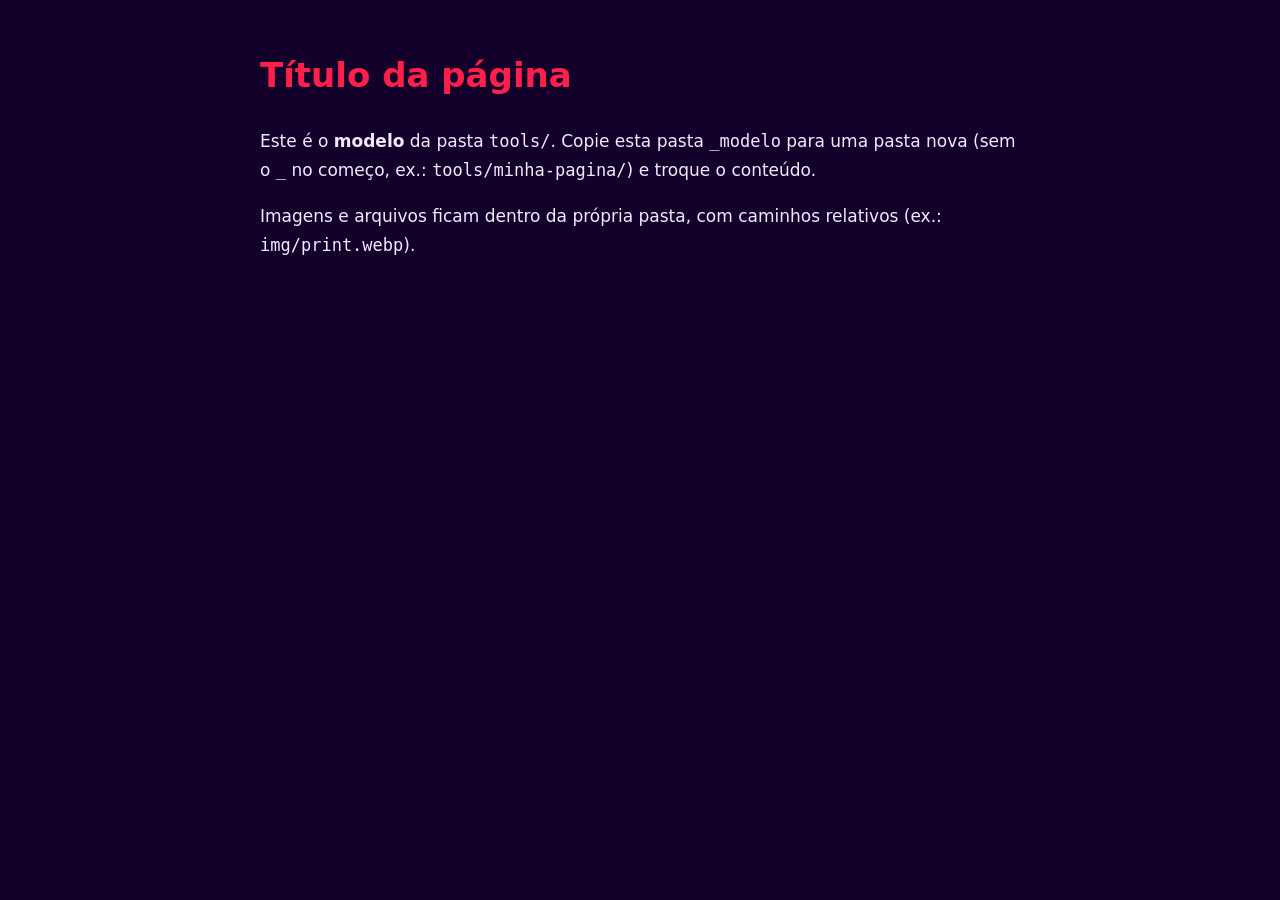
<file: tools/_modelo/index.html>
<!DOCTYPE html>
<html lang="pt-BR">
<head>
  <meta charset="UTF-8">
  <meta name="viewport" content="width=device-width, initial-scale=1">
  <!-- Sem project.json, o explorador usa este <title> e a meta description -->
  <title>Título da página</title>
  <meta name="description" content="Uma frase curta explicando a página.">
  <style>
    /* Estilo só desta página. Cada página pode ter o visual que quiser. */
    body { margin: 0; font: 17px/1.7 system-ui, sans-serif; color: #f3e8ff; background: #14012b; }
    main { max-width: 760px; margin: 0 auto; padding: 24px 20px; }
    a { color: #ff4fa3; }
    h1 { color: #ff1f4b; }
  </style>
</head>
<body>
  <main>
    <h1>Título da página</h1>
    <p>Este é o <strong>modelo</strong> da pasta <code>tools/</code>. Copie esta pasta <code>_modelo</code> para uma pasta nova
       (sem o <code>_</code> no começo, ex.: <code>tools/minha-pagina/</code>) e troque o conteúdo.</p>
    <p>Imagens e arquivos ficam dentro da própria pasta, com caminhos relativos (ex.: <code>img/print.webp</code>).</p>
  </main>
</body>
</html>
</file>
<file: assets/style.css>
/* ARQUIVOS.EXE — explorador retrô (vermelho + roxo). Sem frameworks, sem fontes externas. */
:root {
  --bg: #14012b; --bg2: #1e0440; --painel: #1a0336; --painel2: #24064a;
  --violeta: #a855f7; --violeta-d: #6d28d9; --vermelho: #ff1f4b; --rosa: #ff4fa3;
  --texto: #f3e8ff; --fraco: #b9a1d9; --linha: #4c1d95;
  --mono: ui-monospace, 'Cascadia Mono', 'Consolas', 'Courier New', monospace;
  --glow-r: 0 0 6px rgba(255,31,75,.8), 0 0 18px rgba(255,31,75,.45);
  --glow-v: 0 0 6px rgba(168,85,247,.8), 0 0 18px rgba(168,85,247,.45);
}
*, *::before, *::after { box-sizing: border-box; }
html, body { height: 100%; margin: 0; overflow: hidden; }
body {
  height: 100vh; height: 100dvh;
  display: grid; place-items: center; padding: clamp(6px, 2.5vmin, 28px);
  color: var(--texto); font: 14px/1.4 var(--mono);
  background:
    linear-gradient(rgba(255,31,75,.10) 1px, transparent 1px) 0 0 / 100% 32px,
    linear-gradient(90deg, rgba(168,85,247,.10) 1px, transparent 1px) 0 0 / 32px 100%,
    radial-gradient(ellipse at 50% -10%, #3b0a73 0%, var(--bg) 60%, #0a0016 100%);
}
/* scanlines CRT */
body::after {
  content: ""; position: fixed; inset: 0; pointer-events: none; z-index: 10;
  background: repeating-linear-gradient(to bottom, rgba(0,0,0,.18) 0 1px, transparent 1px 3px);
}
.sr-only { position: absolute; width: 1px; height: 1px; overflow: hidden; clip: rect(0 0 0 0); white-space: nowrap; }
.skip { position: absolute; left: 8px; top: -60px; z-index: 20; background: var(--vermelho); color: #fff; padding: 8px 12px; }
.skip:focus { top: 8px; }
:focus-visible { outline: 2px solid var(--rosa); outline-offset: 2px; }

/* ---------- Janela ---------- */
.janela {
  width: min(980px, 100%); height: min(620px, 100%);
  display: flex; flex-direction: column; min-height: 0;
  background: var(--painel); border: 2px solid var(--violeta);
  box-shadow: var(--glow-v), 6px 6px 0 #000;
}
.titulo {
  display: flex; align-items: center; gap: 8px; padding: 6px 8px;
  background: linear-gradient(90deg, var(--vermelho), var(--violeta-d));
  border-bottom: 2px solid #000; flex: none;
}
.titulo h1 { margin: 0; font-size: 14px; letter-spacing: .12em; flex: 1; white-space: nowrap; overflow: hidden; text-overflow: ellipsis; text-shadow: 2px 2px 0 #000; }
.titulo small { font-weight: normal; letter-spacing: 0; opacity: .85; }
.titulo-icone { font-size: 16px; }
.titulo-botoes { display: flex; gap: 4px; }
.titulo-botoes i { font-style: normal; width: 20px; height: 18px; display: grid; place-items: center; background: var(--painel); border: 2px solid #000; font-size: 12px; line-height: 1; }

/* ---------- Barra de endereço ---------- */
.barra { display: flex; gap: 6px; padding: 6px; border-bottom: 2px solid var(--linha); background: var(--painel2); flex: none; }
.btn {
  font: inherit; color: var(--texto); background: var(--painel); cursor: pointer;
  border: 2px solid var(--violeta); min-width: 34px; padding: 4px 8px; box-shadow: 2px 2px 0 #000;
}
.btn:hover { border-color: var(--vermelho); box-shadow: var(--glow-r); }
.btn:active { transform: translate(2px, 2px); box-shadow: none; }
.endereco {
  flex: 1; min-width: 0; display: flex; align-items: center; padding: 4px 8px;
  background: #0a0016; border: 2px inset var(--linha); white-space: nowrap; overflow: hidden; text-overflow: ellipsis;
}
.drive { color: var(--vermelho); text-shadow: var(--glow-r); }
#caminho { overflow: hidden; text-overflow: ellipsis; }
.busca input {
  width: 170px; font: inherit; color: var(--texto); background: #0a0016;
  border: 2px inset var(--linha); padding: 4px 8px; height: 100%;
}
.busca input::placeholder { color: var(--fraco); }

/* ---------- Corpo ---------- */
.corpo { flex: 1; min-height: 0; display: grid; grid-template-columns: 190px 1fr; }
.pastas { border-right: 2px solid var(--linha); background: var(--painel2); overflow: auto; padding: 6px; }
.pastas ul, .arquivos { list-style: none; margin: 0; padding: 0; }
.pasta {
  width: 100%; display: flex; align-items: center; gap: 8px; padding: 7px 8px; margin-bottom: 3px;
  font: inherit; color: var(--texto); background: none; border: 2px solid transparent; cursor: pointer; text-align: left;
}
.pasta:hover { border-color: var(--violeta); }
.pasta[aria-current="true"] { background: var(--violeta-d); border-color: var(--violeta); box-shadow: var(--glow-v); }
.pasta .nome { flex: 1; }
.pasta .qtd { font-size: 11px; color: var(--fraco); background: #0a0016; padding: 0 6px; border: 1px solid var(--linha); }
.pasta[aria-current="true"] .qtd { color: var(--texto); }

.area { min-height: 0; overflow: auto; padding: 10px; position: relative; scrollbar-color: var(--violeta) #0a0016; }
.arquivos { display: grid; grid-template-columns: repeat(auto-fill, minmax(112px, 1fr)); gap: 8px; align-content: start; }
.arquivo {
  display: flex; flex-direction: column; align-items: center; gap: 6px; padding: 8px 4px;
  color: var(--texto); text-decoration: none; text-align: center; border: 2px solid transparent;
}
.arquivo:hover, .arquivo:focus-visible { border-color: var(--vermelho); background: rgba(255,31,75,.12); box-shadow: var(--glow-r); outline: none; }
.arquivo svg { width: 48px; height: 56px; flex: none; image-rendering: pixelated; transition: transform .12s; }
.arquivo:hover svg { transform: translateY(-3px) rotate(-3deg); }
.arquivo .nome { font-size: 12px; word-break: break-word; display: -webkit-box; -webkit-line-clamp: 2; line-clamp: 2; -webkit-box-orient: vertical; overflow: hidden; }
.arquivo .extra { display: none; }

/* modo lista */
.arquivos.lista { grid-template-columns: 1fr; gap: 2px; }
.lista .arquivo { flex-direction: row; text-align: left; padding: 4px 8px; gap: 10px; }
.lista .arquivo svg { width: 20px; height: 24px; }
.lista .arquivo .nome { flex: 1; -webkit-line-clamp: 1; line-clamp: 1; }
.lista .arquivo .extra { display: block; font-size: 11px; color: var(--fraco); white-space: nowrap; }

.vazio { margin: 24px auto; max-width: 40ch; text-align: center; color: var(--fraco); }

/* ---------- Barra de status ---------- */
.status {
  flex: none; display: flex; gap: 12px; justify-content: space-between; padding: 4px 8px;
  border-top: 2px solid var(--linha); background: #0a0016; font-size: 12px; color: var(--fraco);
}
#contagem { color: var(--rosa); white-space: nowrap; }
.detalhe { overflow: hidden; text-overflow: ellipsis; white-space: nowrap; min-width: 0; }

/* ---------- Celular ---------- */
@media (max-width: 640px) {
  body { padding: 0; }
  .janela { width: 100%; height: 100%; border-width: 0; box-shadow: none; }
  .titulo small { display: none; }
  .barra { flex-wrap: wrap; }
  .busca { order: 5; flex: 1 1 100%; }
  .busca input { width: 100%; }
  .corpo { grid-template-columns: 1fr; grid-template-rows: auto 1fr; }
  .pastas { border-right: 0; border-bottom: 2px solid var(--linha); overflow: visible; padding: 4px; }
  .pastas ul { display: flex; flex-wrap: wrap; gap: 4px; }
  .pastas li { flex: 1 1 auto; }
  .pasta { justify-content: center; white-space: nowrap; margin: 0; padding: 5px 6px; gap: 5px; font-size: 13px; }
  .pasta .nome { flex: none; }
  .pasta .qtd { padding: 0 4px; }
  .arquivos { grid-template-columns: repeat(auto-fill, minmax(92px, 1fr)); }
  .detalhe { display: none; }
}
@media (prefers-reduced-motion: reduce) { * { transition: none !important; } }
</file>
<file: educacao/matriz/estilo.css>
@font-face{font-family:Inter;src:url("./assets/inter.woff2") format("woff2");font-weight:100 900;font-display:swap}
:root{color-scheme:dark;--bg:#0b0e0d;--rail:#0e1110;--panel:#121614;--panel-raised:#171d19;--line:#282e2a;--line-soft:#202621;--text:#f0f4f1;--muted:#a8b2ab;--dim:#89958d;--green:#5aefa6;--green-rgb:90,239,166;--mono:ui-monospace,"SFMono-Regular",Consolas,"Liberation Mono",monospace;--font:Inter,-apple-system,BlinkMacSystemFont,"Segoe UI",sans-serif;--rail-width:238px;--top-height:65px;--accent:var(--green);--accent-rgb:var(--green-rgb)}
*{box-sizing:border-box}
html{scroll-behavior:smooth;scroll-padding-top:85px}
body{margin:0;background:var(--bg);color:var(--text);font:400 16px/1.55 var(--font);-webkit-font-smoothing:antialiased}
a{color:inherit;text-decoration:none}
button,input,select{font:inherit;color:inherit}
button,a,input,select,summary{-webkit-tap-highlight-color:transparent}
button{cursor:pointer;border:0;background:transparent}
button:disabled{cursor:default}
button,select,summary,a{touch-action:manipulation}
button:focus-visible,a:focus-visible,input:focus-visible,select:focus-visible,summary:focus-visible{outline:2px solid var(--green);outline-offset:4px}
h1,h2,h3,h4,p,figure{margin:0}
::selection{background:#437e5e;color:white}
[hidden]{display:none!important}
svg{flex-shrink:0;display:block}
button,a{transition:color .16s,background-color .16s,border-color .16s,box-shadow .16s,transform .16s}
.skip-link{position:fixed;left:12px;top:-100px;padding:12px;background:var(--green);color:#091c13;z-index:101}.skip-link:focus{top:10px}
.sidebar{position:fixed;z-index:30;left:0;top:0;bottom:0;width:var(--rail-width);display:flex;flex-direction:column;background:var(--rail);border-right:1px solid var(--line);transition:transform .24s ease;overflow:auto;scrollbar-width:thin;scrollbar-color:#354139 transparent}
.brand{display:flex;gap:11px;align-items:center;margin:30px 23px 34px;align-self:flex-start}.brand img{width:36px;height:40px}.brand-name{font-size:30px;letter-spacing:-1.85px;font-weight:710;line-height:1;color:#f1f5f2}.brand-name b{color:var(--green);font-weight:800}.brand-sub{font-family:var(--mono);font-weight:500;letter-spacing:1.7px;font-size:10.5px;line-height:1.3;color:#a3b0a6;display:block;margin-top:7px}
.close-rail{display:none!important}.sidebar-inner{padding:0 15px 16px}.nav-label{font:500 11.5px/1.2 var(--mono);letter-spacing:1.75px;color:#8e9b92;text-transform:uppercase;margin:0 12px 12px}
.sidebar nav{display:grid;gap:3px}
.nav-main,.nav-module{display:flex;align-items:center;min-height:39px;border:1px solid transparent;padding:8px 11px;gap:12px;border-radius:6px;color:#b4bfb7;font-weight:480;font-size:14px;line-height:1.32}
.nav-main svg{color:#98a59c}.nav-main.active{background:#16291e;color:#79f1aa;border-color:#2d543b}.nav-main.active svg{color:#72eca3}
.nav-main:hover,.nav-module:hover{background:#1a211d;color:#f5faf6}.nav-main.active:hover{background:#1b3224}.rail-divider{height:1px;background:var(--line-soft);margin:21px 10px 22px}
.nav-module{gap:11px;min-height:35px;padding-top:6px;padding-bottom:6px;font-size:13.75px}.nav-module svg{color:var(--accent);width:17px;height:17px}.nav-module.active{border-color:rgba(var(--accent-rgb),.28);background:rgba(var(--accent-rgb),.09);color:var(--text)}
.rail-progress{display:block;border:1px solid #2b342e;border-radius:8px;background:linear-gradient(115deg,#161e18,#121714);margin:auto 17px 20px;padding:13px 13px 12px;flex-shrink:0}
.rail-progress:hover{border-color:#42644d}.progress-label{display:flex;justify-content:space-between;align-items:center;font-weight:550;font-size:13px}.progress-label b{color:var(--green);font:500 12px var(--mono)}
.progress-track{display:block;height:4px;background:#2a352e;border-radius:3px;overflow:hidden}.progress-track i{height:100%;display:block;background:var(--green);border-radius:4px;transition:width .4s}.rail-progress .progress-track{margin:10px 0 5px}.rail-progress small{color:var(--dim);font-size:12px}
.workspace{margin-left:var(--rail-width);min-width:0;transition:margin-left .22s}
body.rail-collapsed .sidebar{transform:translateX(-100%)}body.rail-collapsed .workspace{margin-left:0}
.topbar{height:var(--top-height);position:sticky;top:0;z-index:15;border-bottom:1px solid var(--line);background:rgba(12,16,14,.95);backdrop-filter:blur(14px);display:flex;justify-content:space-between;gap:18px;align-items:center;padding:0 clamp(22px,2.7vw,48px)}
.top-left,.top-actions,.breadcrumbs{display:flex;align-items:center;min-width:0}.top-left{gap:17px}.top-actions{gap:15px;flex-shrink:0}
.icon-button{width:34px;height:34px;display:inline-flex;align-items:center;justify-content:center;border:1px solid transparent;border-radius:6px;color:#a8b5ac}.icon-button:hover{background:#1e2821;color:var(--text)}
.menu-toggle{width:26px;height:32px}.breadcrumbs{gap:11px;font-size:13px;white-space:nowrap}.breadcrumbs a{color:var(--dim)}.breadcrumbs a:hover{color:var(--green)}
.breadcrumbs .slash{color:#56645b;font:15px var(--mono)}.breadcrumbs .current{font-weight:510;color:#d9e2dc;overflow:hidden;text-overflow:ellipsis}
.search-toggle{display:inline-flex;align-items:center;gap:9px;border:1px solid #2d352f;background:#141916;border-radius:7px;height:34px;padding:0 9px 0 11px;color:#a8b4ab;font-size:13px}.search-toggle:hover{border-color:#53665a;color:#e4ece6}.search-toggle kbd{font:11px var(--mono);color:#9eaaa1;background:#202622;border:1px solid #323a34;border-radius:4px;padding:2px 4px;margin-left:15px}.top-divider{height:21px;width:1px;background:var(--line)}#motion-toggle{border:1px solid #2e3831;background:#151b17}#motion-toggle[aria-pressed="true"]{color:var(--green)}
.shade{display:none}
.page{max-width:1540px;min-height:calc(100vh - var(--top-height));margin:auto;padding:clamp(23px,2.4vw,38px) clamp(22px,2.7vw,48px) 50px;outline:none}
.hero{border:1px solid #294333;border-radius:13px;background:#0d1610;overflow:hidden;box-shadow:0 6px 26px #0002}
.hero-main{min-height:308px;position:relative;isolation:isolate;display:flex;align-items:center;overflow:hidden;background:radial-gradient(ellipse at 66% 65%,#10271a 0%,transparent 56%),linear-gradient(105deg,#121e16,#0f1b13 56%,#0c1810)}
.hero-main::before{content:"";position:absolute;z-index:-1;inset:0;background-image:linear-gradient(to right,rgba(110,180,123,.065) 1px,transparent 1px),linear-gradient(to bottom,rgba(110,180,123,.065) 1px,transparent 1px);background-size:28px 28px;mask-image:linear-gradient(90deg,#0005,#000b 46%,#000)}
.hero-copy{position:relative;z-index:2;padding:30px 0 32px clamp(25px,2.8vw,43px);width:54%}
.terminal-tag,.micro-label,.art-tag{font:550 11.5px/1.25 var(--mono);letter-spacing:1.5px;text-transform:uppercase}
.terminal-tag{display:inline-flex;align-items:center;gap:7px;color:#8aefb2;font-size:11.5px;letter-spacing:1.4px;background:rgba(39,94,58,.27);border:1px solid #35593e;border-radius:4px;padding:4px 8px}
.hero h1{font-size:clamp(44px,4.42vw,72px);line-height:.98;letter-spacing:-.065em;font-weight:650;margin:17px 0 13px}
.hero h1 span{color:var(--green)}.hero-copy p{color:#b7c4b9;font-size:clamp(15px,1.18vw,18px);line-height:1.55;max-width:450px}
.hero-actions{display:flex;align-items:center;gap:13px;flex-wrap:wrap;margin-top:21px}
.btn{display:inline-flex;align-items:center;justify-content:center;gap:9px;min-height:41px;padding:9px 15px;border-radius:6px;font-size:14px;font-weight:570;line-height:1.3;text-align:center;border:1px solid #38453b;color:#e3ebe5;background:#172019}
.btn:hover{background:#223027;border-color:#556d5c}.btn.primary{background:#61eea7;border-color:#61eea7;color:#0b2416;font-weight:660}.btn.primary:hover{background:#83f8bb;border-color:#83f8bb;box-shadow:0 3px 14px #3fff8e17}.btn.quiet{border-color:transparent;background:transparent;color:#c2d1c5}.btn.quiet:hover{color:var(--green);background:#263b2d}.btn.sm{min-height:35px;font-size:13px;padding:7px 11px}.btn:disabled{opacity:.48}
.hero-actions .btn.primary{padding-left:14px;padding-right:17px}.hero-actions .secondary{background:#17231b;border-color:#34493a}.hero-actions svg{width:16px;height:16px}
.hero-visual{position:absolute;right:0;top:0;bottom:0;width:51%;z-index:1;pointer-events:none}.hero-visual canvas{height:100%;width:100%;display:block;position:absolute;inset:0}
.figure-flag,.equation-chip{position:absolute;display:inline-flex;align-items:center;color:#90b49a;font:500 10.5px/1.4 var(--mono);letter-spacing:1.1px}
.figure-flag{right:22px;top:17px;gap:7px}.figure-flag::before{content:"";width:5px;height:5px;border-radius:50%;background:#7ed79b}
.equation-chip{bottom:15px;right:22px;color:#ade1b9;letter-spacing:.2px;gap:7px;padding:3px 7px;border:1px solid #36543f;border-radius:3px;background:#0d1910cc;min-width:158px;font-size:11.5px}.equation-chip b{font-weight:500;color:#64d997}
.hero-metrics{min-height:46px;display:flex;align-items:center;gap:0;padding:0 clamp(24px,2.8vw,43px);border-top:1px solid #2a3c2e;background:#111a14;font-size:13px;color:#adbcb0}
.hero-metrics>span{display:inline-flex;align-items:center;gap:8px;white-space:nowrap}.hero-metrics>span+span::before{content:"";width:1px;height:15px;background:#324237;margin:0 12px}.hero-metrics svg{color:#77c593;width:16px;height:16px}.hero-metrics b{color:#e1e9e2;font-weight:570}
.study-section{margin-top:31px;scroll-margin-top:85px}
.section-heading{display:flex;justify-content:space-between;align-items:center;gap:18px;margin-bottom:17px}
.section-heading h2,.content-panel h2,.subheading{font-weight:620;font-size:clamp(22px,1.9vw,31px);letter-spacing:-.043em;line-height:1.25}
.section-heading p{font-size:14px;color:var(--muted);margin-top:5px}
.select-wrap{position:relative;display:inline-flex;align-items:center;color:#b6c4b9;flex-shrink:0}
.select-wrap select{appearance:none;width:100%;border:1px solid #303a32;background:#151b17;border-radius:6px;color:#c5cfc7;min-height:36px;cursor:pointer;padding:6px 31px 6px 34px;font-size:13px}
.select-wrap>svg:first-child{pointer-events:none;position:absolute;left:10px}.select-wrap>svg:last-child{pointer-events:none;position:absolute;right:9px}
.card-grid{display:grid;grid-template-columns:repeat(3,minmax(0,1fr));gap:16px}
.module-card{position:relative;min-width:0;display:flex;flex-direction:column;border-radius:10px;border:1px solid #2b332e;overflow:hidden;background:#131815;transition:transform .22s ease,border-color .2s,box-shadow .2s}
.module-card:hover{transform:translateY(-3px);border-color:rgba(var(--accent-rgb),.62);box-shadow:0 8px 22px #0003}
.card-figure,.module-large-art{--face-t:color-mix(in srgb,var(--accent) 34%,#112018);--face-r:color-mix(in srgb,var(--accent) 10%,#0c1210);--face-l:color-mix(in srgb,var(--accent) 21%,#101713);color:var(--accent);background:radial-gradient(ellipse at 54% 75%,rgba(var(--accent-rgb),.11),transparent 70%),linear-gradient(120deg,rgba(var(--accent-rgb),.06),rgba(var(--accent-rgb),.018)),#101411}
.card-figure{position:relative;height:119px;border-bottom:1px solid rgba(var(--accent-rgb),.14);overflow:hidden}
.card-figure::after{pointer-events:none;content:"";position:absolute;bottom:8px;right:9px;width:5px;height:5px;border-right:1px solid rgba(var(--accent-rgb),.42);border-bottom:1px solid rgba(var(--accent-rgb),.42)}
.art-tag{position:absolute;left:13px;top:12px;z-index:1;font-size:10.5px;letter-spacing:1.1px;color:var(--accent);background:rgba(var(--accent-rgb),.05);border:1px solid rgba(var(--accent-rgb),.25);border-radius:3px;padding:3px 6px}
.module-art{display:block;width:100%;height:100%;overflow:visible;transition:transform .4s}.module-card:hover .module-art{transform:scale(1.045)}.card-copy{padding:15px 16px 12px;flex:1}.card-copy h3{font-size:clamp(16px,1.34vw,22px);font-weight:600;line-height:1.28;letter-spacing:-.035em}.card-copy p{font-size:14px;color:var(--muted);line-height:1.5;margin-top:7px}
.card-meta{border-top:1px solid #262f28;margin:0 16px;padding:10px 0;display:flex;align-items:center;justify-content:space-between;gap:8px;font-size:12px;color:#a7b4aa}.card-meta>span,.badge-level{display:inline-flex;align-items:center;gap:6px}.card-meta .badge-level{color:#afbbb1}.level-bars{display:inline-flex;gap:2px;align-items:flex-end;height:11px}.level-bars i{display:block;width:3px;border-radius:1px;background:currentColor}.level-bars i:nth-child(1){height:4px}.level-bars i:nth-child(2){height:7px}.level-bars i:nth-child(3){height:10px}.level-bars.basic i:nth-child(n+2),.level-bars.mid i:last-child{opacity:.23}
.micro-label{color:var(--accent);display:flex;align-items:center;gap:8px;letter-spacing:1.2px}
.tip-foot{margin-top:26px;padding:15px 0 0;border-top:1px solid var(--line);display:flex;align-items:center;gap:8px;color:var(--dim);font-size:13px}
.sr-only{position:absolute;width:1px;height:1px;padding:0;margin:-1px;overflow:hidden;clip-path:inset(50%);white-space:nowrap;border:0}
.inner-head{margin:7px 0 26px}.inner-head h1,.module-banner h1{font-size:clamp(32px,3.55vw,55px);line-height:1.06;letter-spacing:-.055em;font-weight:640;margin:13px 0 10px}.inner-head p,.module-banner p{font-size:16px;line-height:1.65;color:var(--muted);max-width:780px}
.module-banner{background:linear-gradient(103deg,rgba(var(--accent-rgb),.055),transparent 73%),#111713;border:1px solid rgba(var(--accent-rgb),.24);border-radius:12px;display:grid;grid-template-columns:1.55fr 1fr;position:relative;align-items:stretch;overflow:hidden}
.module-banner>div:first-child{position:relative;z-index:2;padding:clamp(23px,2.6vw,40px)}.module-banner h1{font-size:clamp(34px,3.1vw,50px)}
.module-large-art{display:flex;align-items:center;justify-content:center;min-width:0;mask-image:linear-gradient(90deg,transparent,#000 19%);overflow:hidden}.module-large-art .module-art{height:auto;max-height:255px;width:120%;max-width:none;flex-shrink:0}
.module-controls{display:flex;gap:15px;flex-wrap:wrap;align-items:center;margin-top:23px}.module-info,.module-controls .badge-level{display:inline-flex;gap:6px;align-items:center;font-size:13px;color:var(--muted)}
.module-body,.reading-layout{display:grid;grid-template-columns:minmax(0,1fr) minmax(180px,25%);align-items:start;gap:20px;margin-top:22px}
.content-panel,.lab-panel{border:1px solid var(--line);border-radius:10px;background:var(--panel)}
.panel-title{display:flex;align-items:center;gap:10px;justify-content:space-between;padding:23px}.panel-title h2,.content-panel h2{font-size:clamp(20px,1.65vw,26px)}.panel-title>span{color:var(--muted);font:12px var(--mono);white-space:nowrap}
.lesson-index{overflow:hidden}.lesson-row,.progress-row{display:flex;align-items:center;gap:14px;padding:16px 21px;border-top:1px solid var(--line-soft)}.lesson-row:hover,.progress-row:hover{background:#19221c}
.row-num{width:32px;height:32px;border-radius:6px;flex-shrink:0;display:grid;place-items:center;border:1px solid #34463b;color:#a2c5ac;font:13px var(--mono);background:#18221b}.row-num.complete{color:var(--green);border-color:#365d43;background:#172b1f}
.lesson-row>div{min-width:0}.lesson-row h3,.progress-row h3{font-size:16px;font-weight:585;line-height:1.4;letter-spacing:-.021em}.lesson-row p,.lesson-row small,.progress-row small,.side-panel small{font-size:13px;color:var(--muted);line-height:1.55}.lesson-row p{margin-top:3px}.row-state{margin-left:auto;white-space:nowrap;font:11.5px var(--mono);color:#859087;display:none}
.module-side,.lesson-toc{position:sticky;top:calc(var(--top-height) + 19px);display:grid;gap:13px}
.side-panel{padding:19px}.side-panel h3{font-size:18px;letter-spacing:-.035em;margin:13px 0 7px}.side-panel p{font-size:14px;color:var(--muted)}.side-panel .progress-track{display:block;margin:16px 0 7px}
.lab-shortcut{display:flex;align-items:center;gap:10px;border:1px solid #2c4134;background:#131e16;border-radius:8px;color:#9bd9ae;font-size:14px;font-weight:530;padding:13px 15px}.lab-shortcut:hover{background:#1e2d21;color:#b2efc2}
.reading-layout{margin-top:0}.lesson-main{min-width:0;display:grid;gap:17px}.lesson-head{margin-bottom:24px}.lesson-head .micro-label span{color:#63786b}.micro-label a:hover{text-decoration:underline}
.reading-panel{padding:clamp(19px,2.15vw,33px);scroll-margin-top:calc(var(--top-height) + 12px)}.content-label{font:500 11.5px var(--mono);letter-spacing:1.1px;color:var(--accent);display:flex;gap:8px;align-items:center}.reading-panel h2{margin:9px 0 14px}
.reading-panel>p,.check-note p,.pitfall p,.worked-step p,.ex-note p{font-size:16px;line-height:1.72;color:#bfcac2}.reading-panel>p+p{margin-top:12px}
.reading-panel .problem{padding:14px 16px;border-left:2px solid var(--accent);background:rgba(var(--accent-rgb),.05);color:#e1e9e3;border-radius:0 5px 5px 0;margin-bottom:21px}
.worked-step{display:grid;grid-template-columns:27px minmax(0,1fr);gap:12px;position:relative;padding:0 0 19px}
.worked-step:not(:last-child)::before{content:"";position:absolute;left:13px;top:29px;bottom:1px;width:1px;background:#344238}
.step-num{width:27px;height:27px;display:grid;place-items:center;border:1px solid rgba(var(--accent-rgb),.29);border-radius:50%;color:var(--accent);background:#162018;font:12px var(--mono)}.worked-step h3{font-size:16px;font-weight:610;letter-spacing:-.02em;line-height:1.5;padding-top:1px}
.calc-line{border:1px solid rgba(var(--accent-rgb),.17);background:#0d1510;color:var(--accent);border-radius:5px;padding:10px 12px;font:500 clamp(14px,1.15vw,18px)/1.6 var(--mono);overflow-wrap:anywhere;white-space:pre-wrap;margin:7px 0}
.worked-step p{font-size:14.5px;line-height:1.65}.step-controls{display:flex;flex-wrap:wrap;align-items:center;gap:12px}.step-controls>span{color:var(--dim);font:12px var(--mono)}
.text-button{color:#b6d6be;display:inline-flex;align-items:center;gap:6px;font-size:14px;padding:5px 3px;border-radius:4px}.text-button:hover{color:var(--green);text-decoration:underline}
.check-note,.ex-note{border-radius:7px;background:#142019;border:1px solid #2a4332;padding:13px 15px;margin-top:14px}.check-note strong,.ex-note strong{display:flex;gap:7px;align-items:center;color:#8ee7a9;font-size:14px}.check-note p,.ex-note p{margin-top:4px;font-size:14.5px}
.pitfall{border-top:1px solid var(--line);margin-top:17px;padding-top:9px}.pitfall summary{color:#d5c9a5;display:flex;align-items:center;gap:7px;font-size:14px;cursor:pointer;font-weight:535;list-style:none;padding:5px 0}.pitfall summary::-webkit-details-marker{display:none}.pitfall summary svg:last-child{margin-left:auto}.pitfall[open] summary svg:last-child{transform:rotate(180deg)}.pitfall p{font-size:14.5px;padding:6px 0}
.place-demo{padding:16px 0 2px}.place-demo figcaption{font-size:14px;margin-bottom:9px;color:var(--muted)}.place-cells{display:grid;grid-template-columns:repeat(4,1fr);gap:5px}.place-cells>div{border:1px solid #2b4534;border-radius:5px;background:#111c15;text-align:center;padding:8px 3px}.place-cells small,.place-cells span{display:block;color:var(--muted);font:12px var(--mono)}.place-cells b{font:500 28px var(--mono);color:var(--green)}.place-table{width:100%;border-collapse:collapse;background:#101813;text-align:center}.place-table th,.place-table td{border:1px solid #2b3a30;padding:6px;font:15px var(--mono)}.place-table thead th{font:12px var(--font);color:var(--muted)}.place-table tbody tr:last-child td{color:var(--green)}
.lesson-toc nav{margin-top:10px;display:grid;justify-items:stretch}.lesson-toc nav button{text-align:left;color:var(--muted);border-radius:4px;padding:8px 0;font-size:14px}.lesson-toc nav button:hover{color:white}
.lesson-jump-mobile{display:none}.lesson-jump-mobile button,.lesson-jump-mobile a{font:500 13px var(--font);padding:6px 10px;color:#b9d3c0;background:#152019;border:1px solid #2d4233;border-radius:5px}
.exercise-tabs,.lab-tabs{display:flex;gap:7px;flex-wrap:wrap}.exercise-tabs{margin:8px 0 20px}.exercise-tabs button,.lab-tab{display:inline-flex;align-items:center;gap:6px;border-radius:5px;padding:6px 10px;border:1px solid var(--line);font-size:13px;background:#121814;color:var(--muted)}.exercise-tabs button.selected,.lab-tab.selected{color:var(--green);border-color:#365c40;background:#1b2c20}.exercise-tabs button:hover,.lab-tab:hover{border-color:#55735d;color:#e0ebe2}
.exercise-question{font-size:17px;line-height:1.6;color:#e5ece6}.answer-row{display:flex;gap:8px}#answer-form{margin-top:14px}#answer-form label{display:block;font-size:13px;color:#b8c7bd;margin:0 0 5px}.answer-row input{min-width:0;flex:1;border:1px solid #3a473e;border-radius:6px;background:#0a100c;font-size:15px;padding:10px 12px}.answer-row input::placeholder{color:#8a998e}
.answer-feedback{font-size:14px;margin-top:9px}.answer-feedback:empty{display:none}.answer-feedback.right{color:#8bedac}.answer-feedback.warn{color:#f7c389}.exercise-tools{display:flex;gap:15px;margin-top:9px;flex-wrap:wrap}.ex-note{background:#1a211b}.ex-note.solution{background:#112018}.next-exercise{margin-top:16px}
.finish-panel,.resume-panel{display:flex;align-items:center;justify-content:space-between;gap:15px;border-radius:9px;border:1px solid #304c37;background:#131e16;padding:20px}.finish-panel h3,.lab-challenge h3{font-size:18px;letter-spacing:-.025em;font-weight:600}.finish-panel p,.resume-panel p,.lab-challenge p{font-size:14px;color:var(--muted);margin-top:3px}.finish-panel .btn,.resume-panel .btn,.lab-challenge .btn{flex-shrink:0}
.lesson-prev-next{display:flex;gap:20px;justify-content:space-between;color:var(--muted);font-size:13px}.lesson-prev-next a:hover{color:var(--green)}
.progress-stats{display:grid;grid-template-columns:repeat(3,minmax(0,1fr));gap:14px;margin-bottom:17px}.stat-item{padding:20px;display:grid;justify-items:start;gap:6px}.stat-item svg{color:var(--green)}.stat-item b{font-size:clamp(24px,2.4vw,36px);letter-spacing:-.05em;font-weight:620}.stat-item>span{color:var(--muted);font-size:14px}.resume-panel{padding:22px}.resume-panel h2{margin-top:7px}.progress-by{margin:20px 0;overflow:hidden}.progress-by>h2{margin:22px}.progress-mod-icon{color:var(--accent);background:rgba(var(--accent-rgb),.07);border:1px solid rgba(var(--accent-rgb),.2);width:36px;height:36px;border-radius:7px;display:grid;place-items:center}.progress-numeric{margin-left:auto;min-width:110px;display:flex;gap:12px;align-items:center}.progress-numeric .progress-track{display:block;flex:1}.progress-numeric b{color:var(--accent);font:12px var(--mono)}
.lab-tabs{margin-bottom:18px}.lab-tab{font-size:14px;padding:8px 12px}.lab-panel{overflow:hidden}.lab-title{padding:22px 25px 17px}.lab-title h2{font-size:24px;font-weight:615;letter-spacing:-.035em}.lab-title p{margin-top:5px;max-width:790px;color:var(--muted);font-size:15px;line-height:1.6}
.lab-layout{display:grid;grid-template-columns:minmax(0,1.7fr) minmax(200px,.8fr);border-block:1px solid var(--line-soft)}
.lab-layout>div:first-child{padding:18px;background:radial-gradient(ellipse at 50% 45%,rgba(var(--accent-rgb),.065),transparent 74%),#0d140f;min-width:0}.lab-svg{width:100%;height:auto;display:block;max-height:350px}
.lab-svg text{fill:#bad0bf;font:13px var(--mono)}.lab-svg .grid-label{fill:#9bada0;font-size:12px}.lab-svg .point-label{fill:var(--accent);font-size:13px}.lab-svg .large-label{fill:var(--accent);font-size:26px}
.lab-readout{padding:11px 13px;border:1px solid rgba(var(--accent-rgb),.2);border-radius:6px;background:#101a14;overflow-wrap:anywhere}.lab-readout span{font:600 clamp(18px,2vw,28px) var(--mono);color:var(--accent)}.lab-readout p{font:13px/1.6 var(--mono);margin-top:4px;color:#c6d1c8}
.lab-controls{padding:18px 22px;border-left:1px solid var(--line)}.lab-controls h3{font-size:17px;letter-spacing:-.02em;font-weight:600;margin-bottom:15px}.range-row{margin:0 0 15px}.range-row>div{display:flex;align-items:center;gap:10px;justify-content:space-between}.range-row label{font-size:14px;color:var(--muted)}.range-row output{font:14px var(--mono);color:var(--accent)}.range-row input{width:100%;height:20px;margin:6px 0 0;accent-color:var(--accent);cursor:pointer}.lab-why{padding:15px 23px;color:#b4c2b8;font-size:15px}
.lab-challenge{display:flex;gap:14px;align-items:center;justify-content:space-between;border:1px solid #304638;background:#131d16;border-radius:9px;margin-top:17px;padding:18px}.lab-challenge>div{color:#a8d2a9;align-self:flex-start;margin-top:3px}.lab-challenge section{flex:1}
.own-calc{display:grid;grid-template-columns:minmax(130px,1.15fr) repeat(2,minmax(100px,.85fr)) auto;align-items:end;gap:12px;padding:18px 24px;border-block:1px solid var(--line);background:#101713}
.own-calc label{min-width:0;color:var(--muted);display:grid;gap:5px;font-size:13px}.own-calc input,.own-calc select{width:100%;min-width:0;padding:9px 10px;min-height:41px;border-radius:6px;background:#0b110d;border:1px solid #38483b;font-size:15px}
.own-calc select{appearance:none;padding-right:31px;background-image:url("data:image/svg+xml,%3Csvg xmlns='http://www.w3.org/2000/svg' width='14' height='14' viewBox='0 0 20 20'%3E%3Cpath d='m5 7.5 5 5 5-5' fill='none' stroke='%239eb3a5' stroke-width='1.5' stroke-linecap='round'/%3E%3C/svg%3E");background-repeat:no-repeat;background-position:right 10px center}
.own-calc p{grid-column:1/-1;color:#f5bf8b;font-size:14px}.own-calc p:empty{display:none}.own-work{padding:22px 24px}.own-work>h3{font:600 clamp(23px,2.4vw,36px)/1.3 var(--mono);color:var(--green);margin:8px 0 18px}.own-actions{display:flex;gap:12px;flex-wrap:wrap;align-items:center}.own-actions span{font:12px var(--mono);color:var(--dim)}
.search-dialog{position:fixed;top:min(12vh,96px);margin:0 auto;width:min(590px,calc(100% - 28px));max-height:min(74vh,700px);padding:0;background:#121815;color:var(--text);border:1px solid #3c4d41;border-radius:12px;box-shadow:0 36px 130px #0009;overflow:auto}.search-dialog::backdrop{background:#030704b8;backdrop-filter:blur(5px)}.dialog-open,.rail-open{overflow:hidden}.search-head{display:flex;align-items:center;justify-content:space-between;padding:17px 19px 7px}.search-head h2{font-size:22px;letter-spacing:-.035em}.search-input-wrap{display:flex;gap:9px;align-items:center;margin:5px 20px 12px;background:#0c130e;border:1px solid #3c5643;border-radius:6px;color:var(--green);padding:0 11px}.search-input-wrap:focus-within{border-color:#65b783}.search-input-wrap input{background:transparent;border:0;min-width:0;flex:1;padding:12px 0;outline:none}.search-input-wrap input:focus-visible{outline:none}
#search-summary{padding:0 20px 12px;font-size:13px;color:var(--muted)}#search-results{padding:0 12px 14px}.search-group{padding:9px 8px 5px;border-top:1px solid var(--line);font:500 11.5px var(--mono);text-transform:uppercase;letter-spacing:1.2px;color:var(--dim)}.search-result{display:flex;align-items:center;gap:10px;padding:8px;border-radius:5px;color:#dde6df;font-size:14px}.search-result svg{color:var(--accent)}.search-result:hover,.search-result:focus-visible{background:#202d23}.search-result small{font-size:12px;color:var(--dim);margin-left:auto;text-align:right}
@media(min-width:1450px){.row-state{display:block}}
@media(min-width:1550px){.hero-main{min-height:366px}.hero-copy{padding-top:42px;padding-bottom:43px}.card-figure{height:144px}.card-copy{padding:19px 20px 16px}.card-meta{margin:0 20px}.nav-main{font-size:15px}.nav-module{font-size:14.5px}}
@media(min-width:1800px){.page{padding-inline:53px}}
@media(max-width:1190px){:root{--rail-width:216px}.brand{margin-left:21px}.page,.topbar{padding-left:24px;padding-right:24px}.hero-copy{width:56%;padding-left:27px}.hero-main{min-height:302px}.module-body,.reading-layout{grid-template-columns:minmax(0,1fr) 185px;gap:14px}.side-panel{padding:15px}.card-grid{gap:12px}.card-copy{padding:13px}.card-meta{margin:0 13px}.card-figure{height:111px}.module-controls{gap:10px}.hero-actions{gap:8px}.hero-actions .btn{font-size:13px}.lab-controls{padding:16px}.top-left{gap:13px}}
@media(max-width:1040px) and (min-width:861px){:root{--rail-width:202px}.sidebar-inner{padding-inline:11px}.brand{margin-left:18px}.hero-copy{width:59%}.hero-copy p{max-width:340px}.card-copy h3{font-size:16px}.card-figure{height:102px}.card-copy p{font-size:13px}.reading-layout{display:block}.lesson-toc{display:none}.lesson-jump-mobile{display:flex;gap:7px;flex-wrap:wrap;margin-bottom:15px}.hero-visual{width:46%}.module-body{grid-template-columns:minmax(0,1fr) 169px}.module-controls .badge-level{display:none}.card-meta{font-size:11.5px;gap:4px}}
@media(max-width:860px){:root{--rail-width:238px;--top-height:58px}.sidebar{transform:translateX(-100%);visibility:hidden}.workspace,body.rail-collapsed .workspace{margin-left:0}.rail-open .sidebar,.rail-open.rail-collapsed .sidebar{visibility:visible;transform:translateX(0)}.shade{display:block;position:fixed;inset:0;z-index:29;background:#030805a8;backdrop-filter:blur(2px)}.close-rail{display:flex!important;position:absolute;right:8px;top:12px}.brand{margin-top:24px;margin-bottom:25px}.hero-copy{width:55%}.hero-main{min-height:290px}.hero h1{font-size:clamp(44px,6.5vw,58px)}.card-figure{height:112px}.module-body,.reading-layout{grid-template-columns:minmax(0,1fr) 180px}.top-actions{gap:10px}.study-section{margin-top:25px}}
@media(max-width:685px){
 .page{padding:17px 16px 35px}.topbar{padding:0 15px}.top-left{gap:10px}.breadcrumbs{font-size:12px;gap:7px}.breadcrumbs a:not(:first-child){max-width:130px;overflow:hidden;text-overflow:ellipsis}.top-actions{gap:7px}.top-divider{display:none}.search-toggle{padding:0;width:33px;justify-content:center}.search-toggle span,.search-toggle kbd{display:none}
 .card-grid{grid-template-columns:repeat(2,minmax(0,1fr));gap:12px}.card-figure{height:111px}.hero-copy{padding:25px 0 25px 23px;width:57%}.hero h1{font-size:clamp(40px,7.5vw,50px)}.hero-copy p{font-size:14px}.hero-visual{width:45%}.hero-actions .btn{font-size:13px;min-height:37px;padding:8px 10px}.hero-actions{gap:7px;margin-top:16px}.figure-flag{right:11px;top:13px;font-size:9px}.equation-chip{right:9px;bottom:12px;font-size:9px;min-width:0}.hero-metrics{padding:0 15px;min-height:42px;font-size:12px}.hero-metrics>span+span::before{margin:0 5px}.hero-metrics>span{gap:5px}.hero-metrics svg{width:14px;height:14px}
 .section-heading{margin-bottom:13px;gap:10px}.section-heading p{font-size:13px}.section-heading h2{font-size:22px}.module-body,.reading-layout{display:block}.module-side,.lesson-toc{display:none}.lesson-jump-mobile{display:flex;gap:6px;flex-wrap:wrap;margin-bottom:14px}.module-banner{grid-template-columns:1fr .55fr}.module-banner>div:first-child{padding:19px}.module-banner h1{font-size:33px}.module-banner p{font-size:14px}.module-info,.module-controls .badge-level{font-size:12px}.module-controls{margin-top:15px}
 .lab-layout{grid-template-columns:1fr}.lab-controls{border-left:0;border-top:1px solid var(--line);display:grid;grid-template-columns:repeat(2,minmax(0,1fr));gap:9px 16px}.lab-controls h3{grid-column:1/-1;margin:0}.range-row{margin:0}.lab-controls .btn{align-self:end;justify-self:start}.lab-title{padding:16px}.finish-panel,.resume-panel{padding:16px;align-items:flex-start}.progress-stats{gap:8px}.stat-item{padding:12px;gap:3px}.stat-item>span{font-size:13px}.lab-tab{font-size:13px;padding:7px 9px}.lab-challenge{flex-wrap:wrap}.lab-challenge .btn{margin-left:34px}.lab-challenge section{flex:1 1 75%}.progress-numeric{min-width:77px;gap:7px}.inner-head{margin:5px 0 20px}.inner-head p{font-size:15px}.reading-panel>p{font-size:15px}
 .own-calc{padding:15px 16px;grid-template-columns:repeat(2,minmax(0,1fr));gap:9px}.own-work{padding:18px 16px}
}
@media(max-width:490px){
 .hero-main{display:block;min-height:0}.hero-copy{width:100%;padding:24px 18px 19px}.hero-copy h1{font-size:clamp(39px,10vw,48px);margin:16px 0 11px;position:relative;z-index:1;max-width:68%}.hero-copy p{max-width:70%;font-size:14px;line-height:1.5}.hero-visual{width:42%;height:153px;top:28px;right:-11px;bottom:auto;z-index:1;mask-image:linear-gradient(90deg,transparent,#000 9%,#000 94%,transparent)}.hero-copy{z-index:2}.figure-flag,.equation-chip{display:none}.hero-actions{margin-top:16px;gap:8px}.hero-actions .btn.primary{padding:9px 12px}.hero-metrics{justify-content:space-between;padding:0 13px;gap:4px;min-height:39px}.hero-metrics>span{gap:4px;font-size:11px}.hero-metrics>span+span::before{display:none}.hero-metrics svg{width:12px;height:12px}
 .section-heading{align-items:flex-start;flex-wrap:wrap;gap:9px}.section-heading .select-wrap{margin-left:0}.section-heading h2{font-size:23px}.section-heading p{margin-top:3px}.select-wrap select{min-height:32px;font-size:12px;padding-left:31px}.card-grid{gap:10px}.card-figure{height:91px}.art-tag{font-size:9px;top:7px;left:7px;padding:2px 4px}.card-copy{padding:10px}.card-copy h3{font-size:16px}.card-copy p{font-size:13px;line-height:1.4;margin-top:5px}.card-meta{margin:0 10px;padding:8px 0;gap:5px;flex-wrap:wrap;font-size:11.5px}.card-meta svg{width:12px;height:12px}.badge-level,.card-meta>span{gap:4px}
 .module-banner{grid-template-columns:1fr}.module-large-art{display:none}.panel-title{padding:15px}.panel-title>span{font-size:10.5px}.lesson-row{padding:13px;gap:10px}.lesson-row h3{font-size:15px}.lesson-row p{font-size:13px}.reading-panel{padding:16px}.worked-step{gap:8px;grid-template-columns:24px minmax(0,1fr)}.step-num{width:24px;height:24px}.calc-line{padding:8px;font-size:13px}.exercise-tabs{gap:4px}.exercise-tabs button{font-size:12px;padding:6px 7px}.answer-row{flex-wrap:wrap}.answer-row input{width:100%;flex-basis:165px}.finish-panel,.resume-panel{flex-direction:column;gap:12px}.place-cells small{font-size:10px}.progress-row{padding:12px;gap:8px}.progress-row h3{font-size:14px}.progress-row small{font-size:12px}.progress-numeric{min-width:auto}.progress-numeric .progress-track{display:none}.stat-item b{font-size:21px}.stat-item>span{font-size:12px}.search-result small{max-width:82px}.search-result{font-size:13px}.lab-challenge{padding:14px}.lab-layout>div:first-child{padding:7px}.lab-readout span{font-size:19px}.lab-svg .grid-label{font-size:14px}.lab-controls{padding:14px}.progress-mod-icon{width:31px;height:31px}
}
@media(max-width:350px){.hero-copy p{max-width:82%}.hero-visual{width:36%}.hero-metrics>span{font-size:10.5px}.card-grid{grid-template-columns:1fr}.card-figure{height:116px}.topbar{padding-inline:10px}.page{padding-inline:12px}.lab-controls{grid-template-columns:1fr}.card-copy h3{font-size:18px}.own-calc{grid-template-columns:1fr}}
@media(max-height:750px) and (min-width:861px){.brand{margin-top:22px;margin-bottom:24px}.rail-divider{margin-block:16px}.nav-module{min-height:31px}.rail-progress{margin-bottom:13px}}
@media(prefers-reduced-motion:reduce){html{scroll-behavior:auto}}
.reduce-motion{scroll-behavior:auto}.reduce-motion *,.reduce-motion *::before,.reduce-motion *::after{animation-duration:.001ms!important;transition-duration:.001ms!important;scroll-behavior:auto!important}
</file>
<file: projects/nimcale_tutorial/assets/css/style.css>
/* Nimcale tutorial - self-contained (no external fonts / CDNs). Colours follow the app's purple/pink theme. */
:root{
  --bg:#0f0717; --bg2:#1a0b26; --panel:#1e1030; --panel2:#261440; --line:#3b2160;
  --txt:#efe7fa; --dim:#b9a7d3; --purple:#a855f7; --violet:#7c3aed; --pink:#ec4899; --magenta:#d946ef;
  --ok:#4ade80; --warn:#fbbf24; --radius:16px; --glow:0 0 18px rgba(217,70,239,.55),0 0 42px rgba(168,85,247,.35);
  --font:system-ui,-apple-system,"Segoe UI",Roboto,Ubuntu,Cantarell,"Noto Sans","Helvetica Neue",Arial,
         "PingFang SC","Hiragino Sans","Microsoft YaHei","Malgun Gothic","Yu Gothic",sans-serif;
  --mono:ui-monospace,SFMono-Regular,"Cascadia Mono","DejaVu Sans Mono",Menlo,Consolas,monospace;
  --top:60px;
}
*{box-sizing:border-box}
html{scroll-behavior:smooth;scroll-padding-top:calc(var(--top) + 12px)}
body{margin:0;font-family:var(--font);color:var(--txt);background:var(--bg);line-height:1.6;font-size:17px;
  background-image:radial-gradient(1200px 700px at 85% -10%,rgba(236,72,153,.18),transparent 60%),
  radial-gradient(1000px 800px at -10% 20%,rgba(124,58,237,.22),transparent 60%),
  linear-gradient(180deg,var(--bg2),var(--bg) 40%);background-attachment:fixed}
a{color:#f0abfc}
a:hover{color:#fff}
img{max-width:100%;height:auto}
code,pre,kbd{font-family:var(--mono)}
code{background:rgba(168,85,247,.16);padding:.08em .4em;border-radius:6px;font-size:.92em}
pre{background:#12081d;border:1px solid var(--line);border-radius:12px;padding:14px 16px;overflow:auto;font-size:.88em;line-height:1.5}
pre code{background:none;padding:0}
kbd{display:inline-block;min-width:1.7em;text-align:center;padding:.05em .45em;margin:.1em;border-radius:7px;
  background:linear-gradient(#3a2160,#2a1548);border:1px solid #5b3591;border-bottom-width:3px;font-size:.85em;color:#fff}
.skip{position:absolute;left:-999px;top:0;background:var(--pink);color:#fff;padding:8px 14px;z-index:99}
.skip:focus{left:8px;top:8px}
.sr{position:absolute;width:1px;height:1px;overflow:hidden;clip:rect(0 0 0 0)}
.bg-glow{position:fixed;inset:0;overflow:hidden;pointer-events:none;z-index:-1;opacity:.55}
.bg-glow::before{content:"";position:absolute;inset:-20%;
  background:conic-gradient(from 0deg at 50% 50%,rgba(168,85,247,.0),rgba(236,72,153,.18),rgba(124,58,237,.0),rgba(217,70,239,.16),rgba(168,85,247,.0));
  filter:blur(60px);animation:spin 40s linear infinite}
@keyframes spin{to{transform:rotate(360deg)}}

/* ---- top bar + toc ---- */
.topbar{position:fixed;top:0;left:0;right:0;height:var(--top);z-index:40;display:flex;align-items:center;gap:14px;padding:0 18px;
  background:rgba(18,8,29,.82);backdrop-filter:blur(12px);-webkit-backdrop-filter:blur(12px);border-bottom:1px solid var(--line)}
.topbar::after{content:"";position:absolute;left:0;right:0;bottom:-1px;height:2px;
  background:linear-gradient(90deg,transparent,var(--purple),var(--pink),var(--purple),transparent);background-size:200% 100%;animation:slide 6s linear infinite}
@keyframes slide{to{background-position:200% 0}}
.brand{display:flex;align-items:center;gap:10px;font-weight:800;font-size:1.15rem;color:#fff;text-decoration:none;letter-spacing:.3px}
.brand img{filter:drop-shadow(0 0 6px rgba(236,72,153,.8))}
.tools{margin-left:auto;display:flex;align-items:center;gap:14px}
.lang select{background:var(--panel2);color:var(--txt);border:1px solid #5b3591;border-radius:10px;padding:7px 30px 7px 10px;font:inherit;font-size:.92rem;
  appearance:none;background-image:linear-gradient(45deg,transparent 50%,var(--pink) 50%),linear-gradient(135deg,var(--pink) 50%,transparent 50%);
  background-position:calc(100% - 15px) 52%,calc(100% - 10px) 52%;background-size:5px 5px;background-repeat:no-repeat;cursor:pointer}
.lang select:focus-visible,.btn:focus-visible,a:focus-visible,summary:focus-visible,.anim-toggle input:focus-visible+.sw{outline:2px solid var(--pink);outline-offset:2px}
.anim-toggle{display:flex;align-items:center;gap:8px;cursor:pointer;font-size:.9rem;color:var(--dim);user-select:none}
.anim-toggle input{position:absolute;opacity:0;width:1px;height:1px}
.anim-toggle .sw{width:38px;height:22px;border-radius:22px;background:#3a2756;position:relative;transition:background .2s}
.anim-toggle .sw::after{content:"";position:absolute;top:3px;left:3px;width:16px;height:16px;border-radius:50%;background:#cbb8ea;transition:transform .2s}
.anim-toggle input:checked+.sw{background:linear-gradient(90deg,var(--violet),var(--pink));box-shadow:0 0 10px rgba(236,72,153,.6)}
.anim-toggle input:checked+.sw::after{transform:translateX(16px);background:#fff}
.menu-btn{display:none;background:none;border:0;padding:8px;cursor:pointer}
.menu-btn span{display:block;width:22px;height:2px;margin:5px 0;background:#fff;border-radius:2px}
.toc{position:fixed;top:var(--top);left:0;bottom:0;width:240px;padding:22px 14px;overflow:auto;z-index:30;border-right:1px solid var(--line);
  background:rgba(18,8,29,.6);backdrop-filter:blur(8px);-webkit-backdrop-filter:blur(8px)}
.toc ul{list-style:none;margin:0;padding:0}
.toc a{display:block;padding:8px 12px;margin:2px 0;border-radius:10px;color:var(--dim);text-decoration:none;font-size:.95rem;border-left:3px solid transparent;transition:.15s}
.toc a:hover{background:rgba(168,85,247,.14);color:#fff}
.toc a.active{color:#fff;background:linear-gradient(90deg,rgba(168,85,247,.32),rgba(236,72,153,.12));border-left-color:var(--pink);box-shadow:inset 0 0 12px rgba(236,72,153,.15)}
main,.foot{margin-left:240px}
main{padding:calc(var(--top) + 10px) clamp(16px,4vw,56px) 40px;max-width:1240px;box-sizing:border-box;
  margin-left:calc(240px + max(0px, (100% - 240px - 1240px) / 2));margin-right:auto} /* centred in the area beside the sidebar */

/* ---- hero ---- */
.hero{text-align:center;padding:30px 0 10px}
.hero-icon{display:inline-block;border-radius:50%;padding:8px;animation:pulse 3.2s ease-in-out infinite;
  filter:drop-shadow(0 0 22px rgba(236,72,153,.75)) drop-shadow(0 0 48px rgba(168,85,247,.55))}
.hero-icon img{display:block;width:clamp(130px,18vw,200px);height:auto;animation:float 6s ease-in-out infinite}
@keyframes pulse{0%,100%{filter:drop-shadow(0 0 18px rgba(236,72,153,.6)) drop-shadow(0 0 40px rgba(168,85,247,.45))}
  50%{filter:drop-shadow(0 0 30px rgba(236,72,153,.95)) drop-shadow(0 0 70px rgba(168,85,247,.7))}}
@keyframes float{0%,100%{transform:translateY(0) rotate(0)}50%{transform:translateY(-8px) rotate(4deg)}}
.hero h1{font-size:clamp(2.6rem,7vw,4.6rem);margin:.15em 0 .05em;line-height:1;letter-spacing:1px;
  background:linear-gradient(90deg,#c084fc,#f0abfc,#ec4899,#c084fc);background-size:300% 100%;-webkit-background-clip:text;background-clip:text;color:transparent;
  animation:slide 8s linear infinite;text-shadow:0 0 30px rgba(236,72,153,.25)}
.tag{font-size:clamp(1.1rem,2.4vw,1.4rem);font-weight:650;margin:.3em auto;max-width:820px}
.lead{color:var(--dim);max-width:820px;margin:.4em auto 1em}
.badge{display:inline-block;padding:5px 14px;border-radius:999px;border:1px solid #7c3aed;background:rgba(124,58,237,.18);font-size:.9rem;color:#e9d5ff}
.cta{display:flex;gap:14px;justify-content:center;flex-wrap:wrap;margin:18px 0 26px}
.btn{display:inline-flex;flex-direction:column;align-items:center;justify-content:center;gap:2px;padding:12px 24px;border-radius:14px;font-weight:700;text-decoration:none;
  color:#fff;border:1px solid #6d3bb3;transition:transform .15s,box-shadow .2s;text-align:center}
.btn small{font-weight:500;font-size:.78rem;opacity:.85}
.btn.primary{background:linear-gradient(135deg,var(--violet),var(--magenta) 55%,var(--pink));border-color:transparent;box-shadow:var(--glow)}
.btn.ghost{background:rgba(124,58,237,.12)}
.btn:hover{transform:translateY(-2px);color:#fff;box-shadow:0 0 24px rgba(236,72,153,.7),0 0 60px rgba(168,85,247,.45)}
.btn.dl{width:100%;margin:6px 0}
.hero-shot{max-width:1100px;margin:0 auto}

/* ---- sections ---- */
.sec{margin:46px 0;padding:30px clamp(16px,3vw,36px);border-radius:24px;background:linear-gradient(180deg,rgba(38,20,64,.72),rgba(26,12,42,.72));
  border:1px solid var(--line);position:relative}
.sec::before{content:"";position:absolute;inset:-1px;border-radius:24px;padding:1px;pointer-events:none;
  background:linear-gradient(120deg,rgba(168,85,247,.7),rgba(236,72,153,.15),rgba(124,58,237,.6));
  -webkit-mask:linear-gradient(#000 0 0) content-box,linear-gradient(#000 0 0);-webkit-mask-composite:xor;mask-composite:exclude}
h2{font-size:clamp(1.5rem,3.2vw,2.1rem);margin:0 0 .5em;line-height:1.2}
h2::after{content:"";display:block;width:84px;height:4px;border-radius:4px;margin-top:10px;background:linear-gradient(90deg,var(--purple),var(--pink));
  box-shadow:0 0 12px rgba(236,72,153,.7)}
h3{font-size:1.2rem;margin:1.4em 0 .4em;color:#f5d0fe}
h4{margin:1em 0 .3em;color:#e9d5ff}
.new{display:inline-block;vertical-align:middle;font-size:.8rem;padding:3px 10px;border-radius:999px;background:linear-gradient(90deg,var(--violet),var(--pink));
  box-shadow:0 0 12px rgba(236,72,153,.7);color:#fff;font-weight:700;letter-spacing:.5px}
.cards{display:grid;gap:18px;margin:16px 0}
.cards.two{grid-template-columns:repeat(2,minmax(0,1fr))}
.cards.three{grid-template-columns:repeat(3,minmax(0,1fr))}
.card{background:rgba(15,7,23,.55);border:1px solid var(--line);border-radius:var(--radius);padding:18px 20px}
.card h3{margin-top:0}
.os-ico{filter:drop-shadow(0 0 6px rgba(236,72,153,.8))}
.req{color:var(--dim);font-size:.92rem}
.note{border-left:3px solid var(--warn);background:rgba(251,191,36,.08);padding:10px 14px;border-radius:8px;font-size:.93rem}
.tip{border-left:3px solid var(--pink);background:rgba(236,72,153,.08);padding:10px 14px;border-radius:8px;font-size:.95rem}
.small{font-size:.9rem;color:var(--dim)}
.center{text-align:center}
.steps{padding-left:1.3em}
.steps li{margin:.35em 0}
.big-steps{list-style:none;counter-reset:s;padding:0;display:grid;gap:12px}
.big-steps li{counter-increment:s;position:relative;padding:14px 16px 14px 62px;background:rgba(15,7,23,.5);border:1px solid var(--line);border-radius:14px}
.big-steps li::before{content:counter(s);position:absolute;left:14px;top:12px;width:34px;height:34px;border-radius:50%;display:grid;place-items:center;font-weight:800;
  background:linear-gradient(135deg,var(--violet),var(--pink));box-shadow:0 0 12px rgba(236,72,153,.6)}
.feat{padding-left:1.2em}
.feat li{margin:.3em 0}
.feat li::marker{color:var(--pink)}
.chips{display:flex;flex-wrap:wrap;gap:8px;padding:0;margin:8px 0}
.chips span{padding:4px 12px;border-radius:999px;background:rgba(168,85,247,.18);border:1px solid #5b3591;font-size:.9rem}
.chips span.no{background:rgba(120,120,120,.15);border-color:#555;color:#bbb;text-decoration:line-through}
.split{display:grid;grid-template-columns:minmax(0,1.25fr) minmax(0,1fr);gap:24px;align-items:start;margin:14px 0}
.legend{list-style:none;padding:0;margin:0}
.legend li{display:flex;gap:10px;margin:8px 0;align-items:flex-start}
.legend li>span{flex:1;min-width:0;padding-top:3px}
.legend li>b{flex:none;width:28px;height:28px;border-radius:50%;display:grid;place-items:center;background:linear-gradient(135deg,var(--violet),var(--pink));font-size:.85rem}
.gallery{display:grid;gap:16px;margin:16px 0}
.gallery.two{grid-template-columns:repeat(2,minmax(0,1fr))}
.gallery.three{grid-template-columns:repeat(3,minmax(0,1fr))}
.shot{margin:0;background:#12081d;border:1px solid var(--line);border-radius:14px;overflow:hidden;transition:box-shadow .25s,transform .25s}
.shot img{display:block;width:100%;cursor:zoom-in}
.shot figcaption{padding:8px 12px;font-size:.88rem;color:var(--dim)}
.shot:hover{box-shadow:var(--glow);transform:translateY(-2px)}
.shot.narrow{max-width:820px;margin:18px auto 0}
.table-wrap{overflow-x:auto;margin:14px 0}
table{border-collapse:collapse;width:100%;font-size:.95rem}
th,td{padding:9px 12px;border-bottom:1px solid var(--line);text-align:left;vertical-align:top}
th{color:#f5d0fe;background:rgba(124,58,237,.18)}
table.fmt td:first-child{font-weight:700;white-space:nowrap;color:#f0abfc}
table.keys td:nth-child(odd){white-space:nowrap}
.faq details,details{background:rgba(15,7,23,.5);border:1px solid var(--line);border-radius:12px;margin:10px 0;padding:0 16px}
summary{cursor:pointer;padding:12px 0;font-weight:650;list-style:none;position:relative;padding-right:26px}
summary::-webkit-details-marker{display:none}
summary::after{content:"+";position:absolute;right:2px;top:9px;font-size:1.3rem;color:var(--pink);transition:transform .2s}
details[open] summary::after{transform:rotate(45deg)}
details>div,details>p,details>pre{margin:0 0 14px}

/* ---- footer ---- */
.foot{text-align:center;padding:30px 16px 50px;border-top:1px solid var(--line)}
.foot img{filter:drop-shadow(0 0 10px rgba(236,72,153,.8))}
.foot .links{font-size:1.05rem}
.foot a{font-weight:650}
.donate{color:#f9a8d4}

/* ---- lightbox ---- */
.lightbox{position:fixed;inset:0;z-index:90;background:rgba(8,3,14,.94);display:flex;align-items:center;justify-content:center;padding:20px}
.lightbox[hidden]{display:none}
.lightbox figure{margin:0;max-width:96vw;max-height:92vh;text-align:center}
.lightbox img{max-width:96vw;max-height:84vh;border-radius:10px;box-shadow:var(--glow)}
.lightbox figcaption{color:var(--dim);margin-top:10px}
.lb-close,.lb-nav{position:absolute;background:rgba(124,58,237,.35);border:1px solid #7c3aed;color:#fff;border-radius:50%;width:46px;height:46px;font-size:1.6rem;cursor:pointer;line-height:1}
.lb-close{top:16px;right:16px}
.lb-nav.prev{left:14px;top:50%;transform:translateY(-50%)}
.lb-nav.next{right:14px;top:50%;transform:translateY(-50%)}
.to-top{position:fixed;right:18px;bottom:18px;width:44px;height:44px;border-radius:50%;border:0;color:#fff;font-size:1.2rem;cursor:pointer;z-index:35;
  background:linear-gradient(135deg,var(--violet),var(--pink));box-shadow:var(--glow);opacity:0;pointer-events:none;transition:opacity .2s}
.to-top.show{opacity:1;pointer-events:auto}

/* ---- responsive ---- */
@media (max-width:1100px){.gallery.three{grid-template-columns:repeat(2,minmax(0,1fr))}.cards.three{grid-template-columns:minmax(0,1fr)}}
@media (max-width:900px){
  .menu-btn{display:block}
  .toc{transform:translateX(-105%);transition:transform .25s;width:min(280px,82vw);background:rgba(18,8,29,.97)}
  .toc.open{transform:none;box-shadow:0 0 40px rgba(0,0,0,.6)}
  main,.foot{margin-left:0}
  main{margin-left:auto;margin-right:auto}
  .split,.cards.two,.gallery.two,.cards.three{grid-template-columns:minmax(0,1fr)}
  .anim-toggle .lbl{display:none}
}
@media (max-width:560px){
  body{font-size:16px}
  .gallery.three{grid-template-columns:minmax(0,1fr)}
  .sec{padding:22px 14px;border-radius:18px}
  .topbar{padding:0 10px;gap:8px}
  .brand span{display:none}
  .tools{gap:10px;min-width:0}
  .lang select{max-width:52vw;text-overflow:ellipsis;font-size:.88rem;padding:6px 26px 6px 8px}
  .big-steps li{padding-left:56px}
  table.keys td{display:block;border:0;padding:3px 8px}
  table.keys tr{display:block;border-bottom:1px solid var(--line);padding:6px 0}
}

/* ---- animations off (toggle or OS setting) ---- */
html.no-anim *,html.no-anim *::before,html.no-anim *::after{animation:none!important;transition:none!important}
html.no-anim{scroll-behavior:auto}
html.no-anim .bg-glow{display:none}
@media (prefers-reduced-motion:reduce){
  html:not(.force-anim) *,html:not(.force-anim) *::before,html:not(.force-anim) *::after{animation:none!important;transition:none!important}
  html:not(.force-anim){scroll-behavior:auto}
}
</file>
